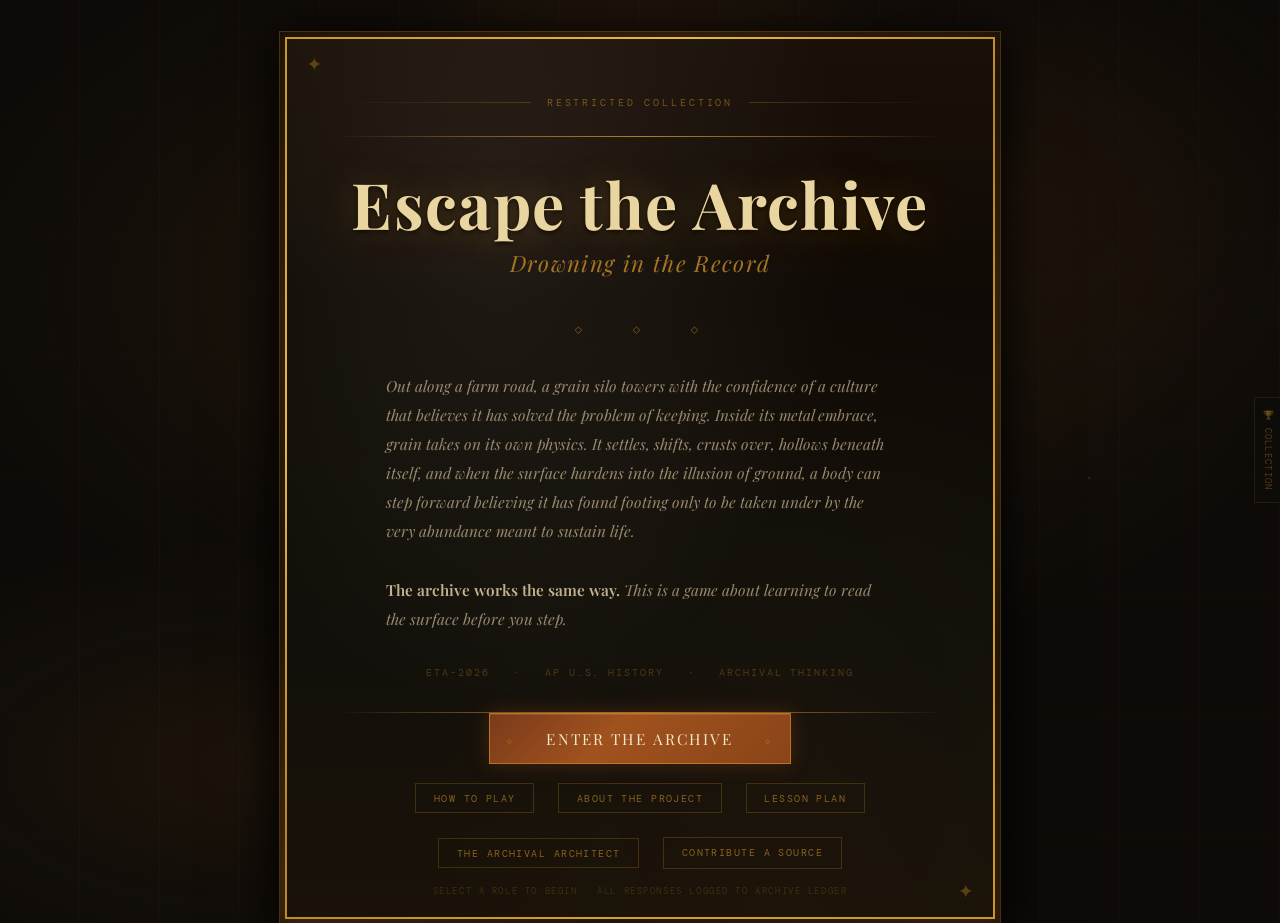
<file: index.html>
<!DOCTYPE html>
<html><head><meta charset="UTF-8"><meta http-equiv="refresh" content="0; url=memory.html"><title>Escape the Archive</title></head>
<body><p>Loading... <a href="memory.html">Click here if not redirected</a></p></body>
</html>
</file>
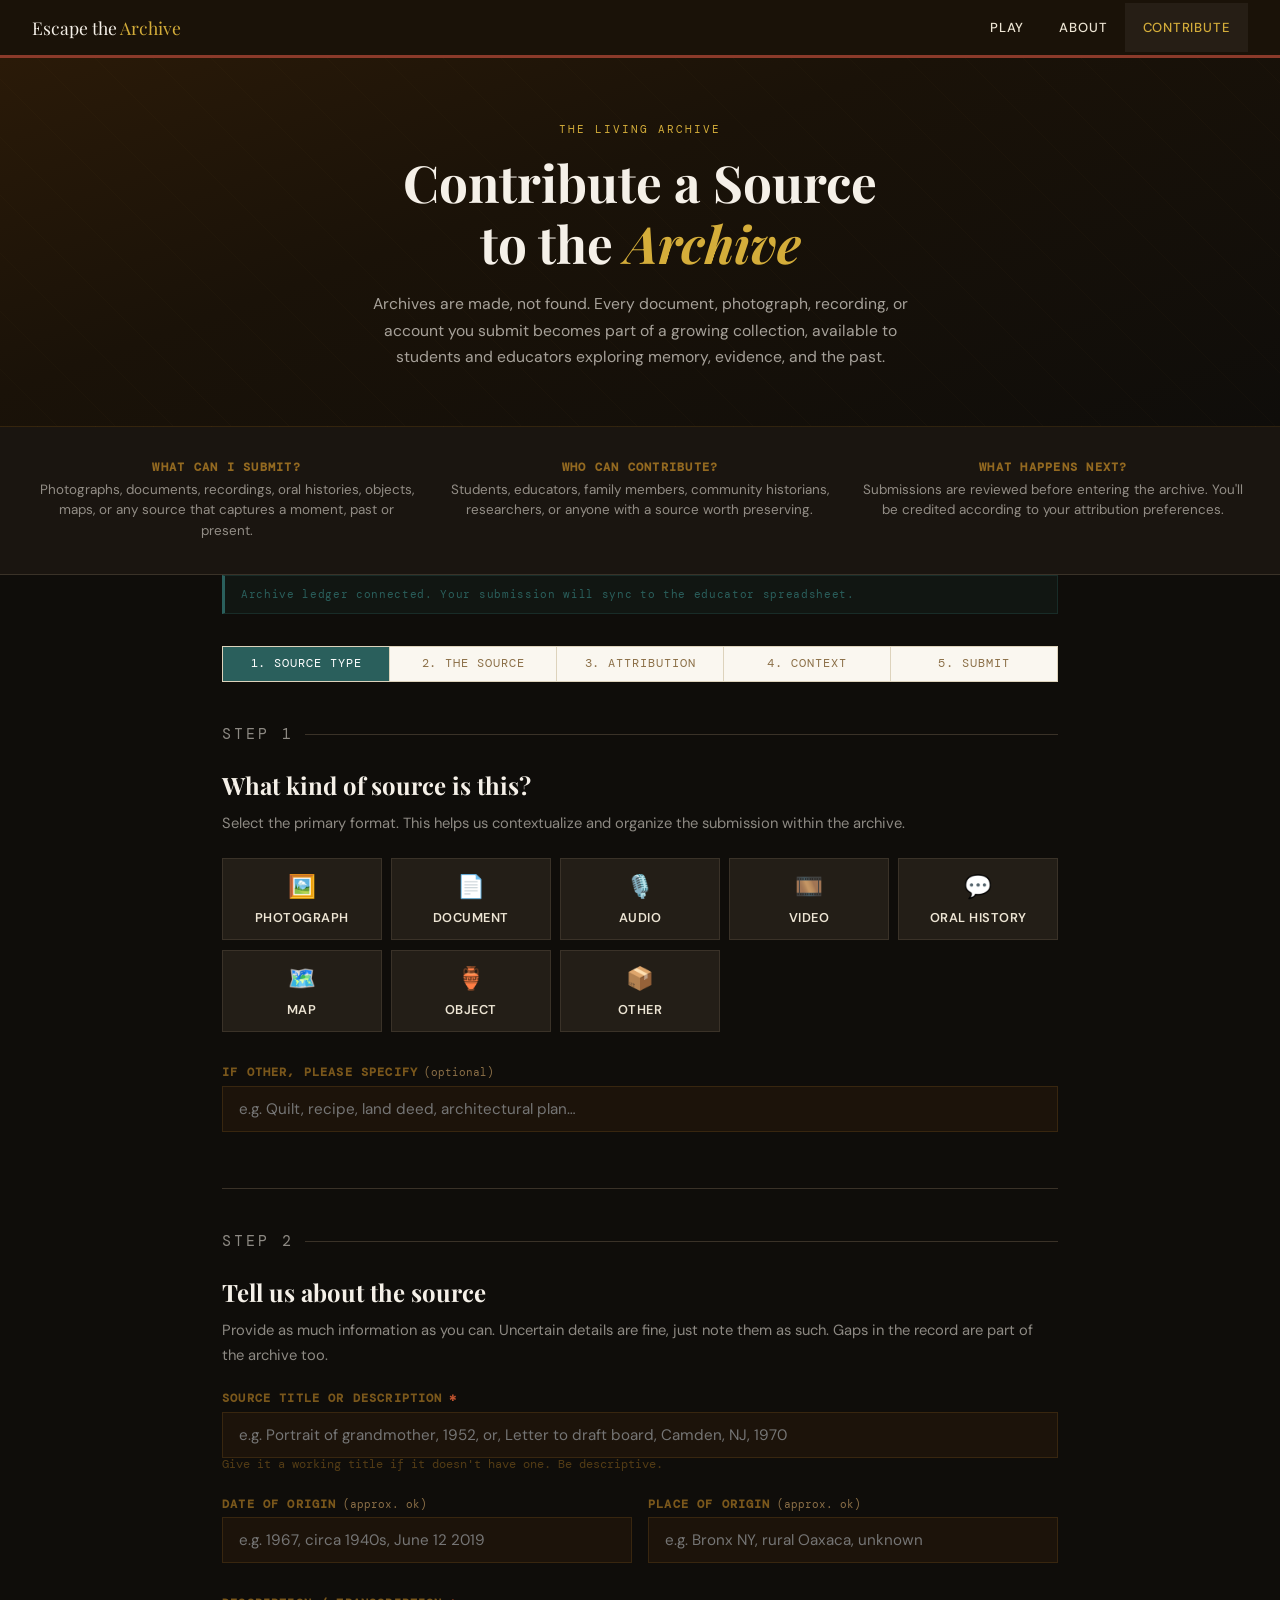
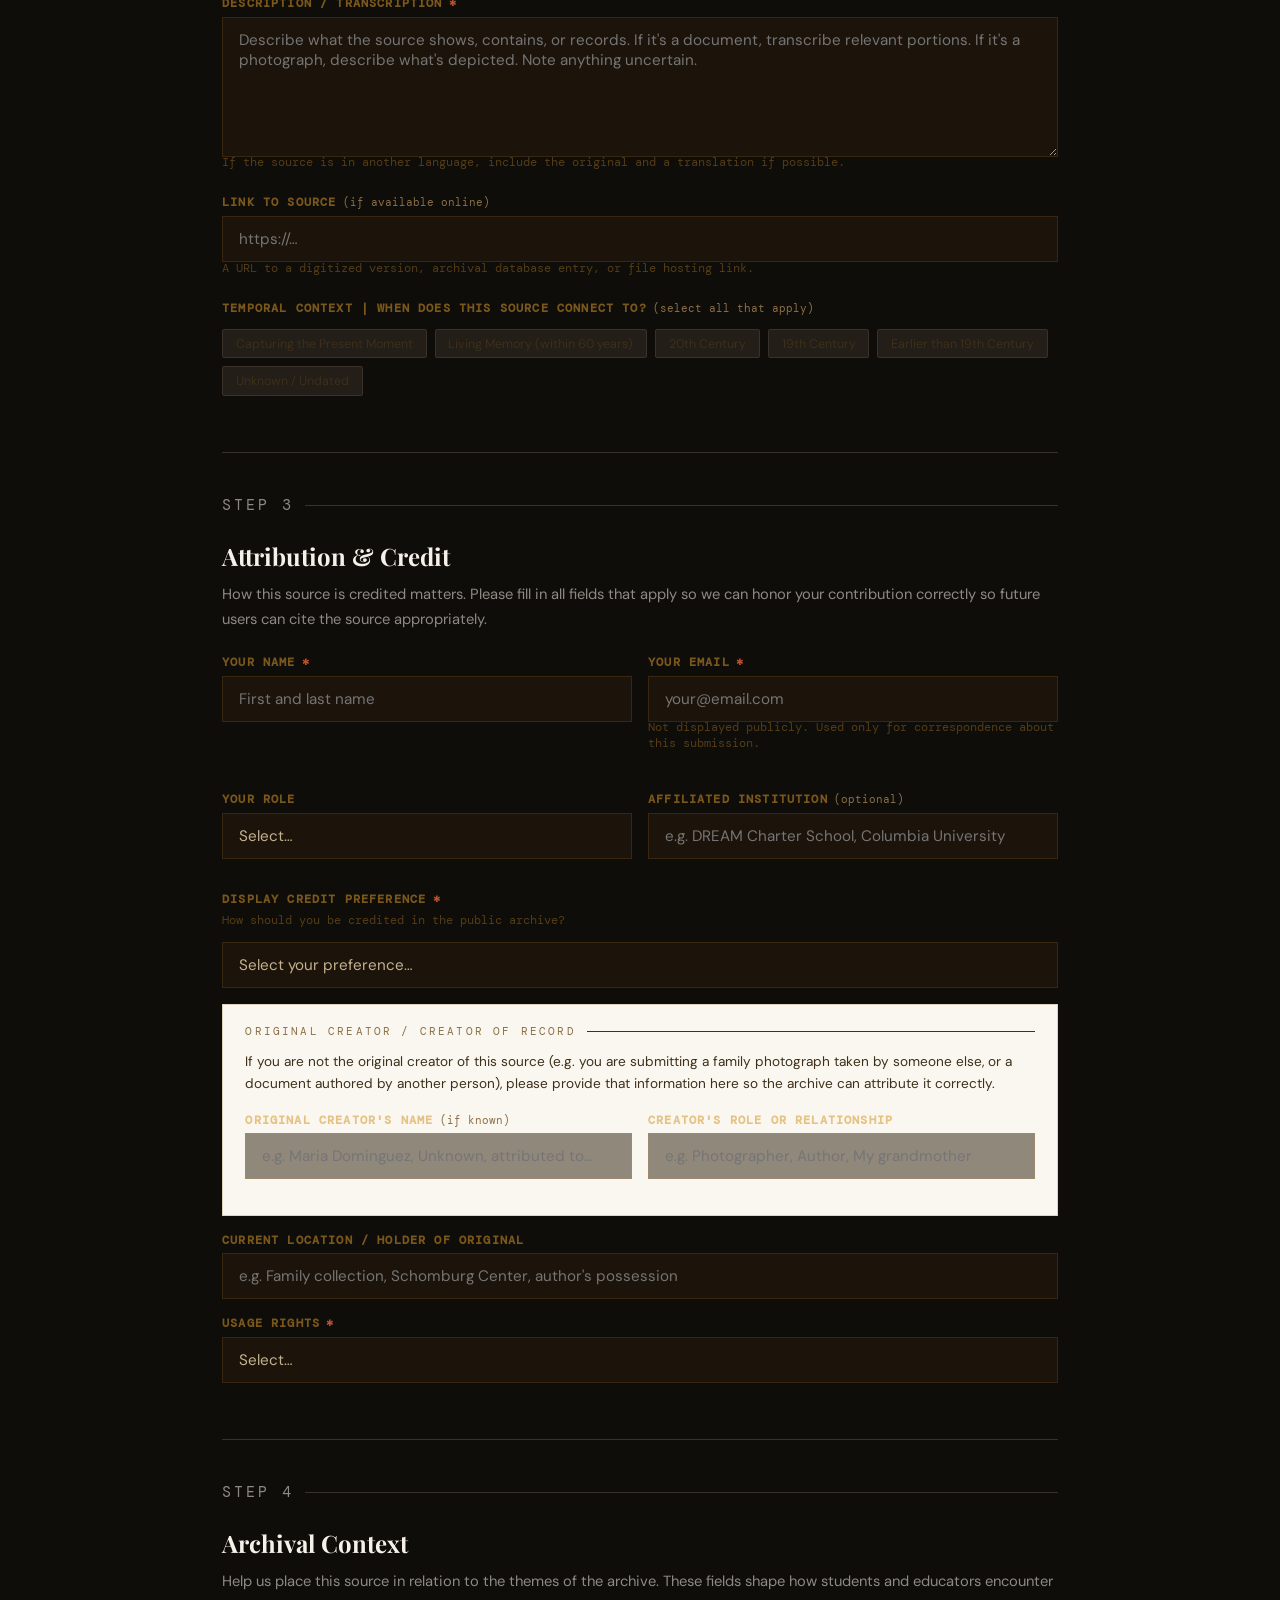
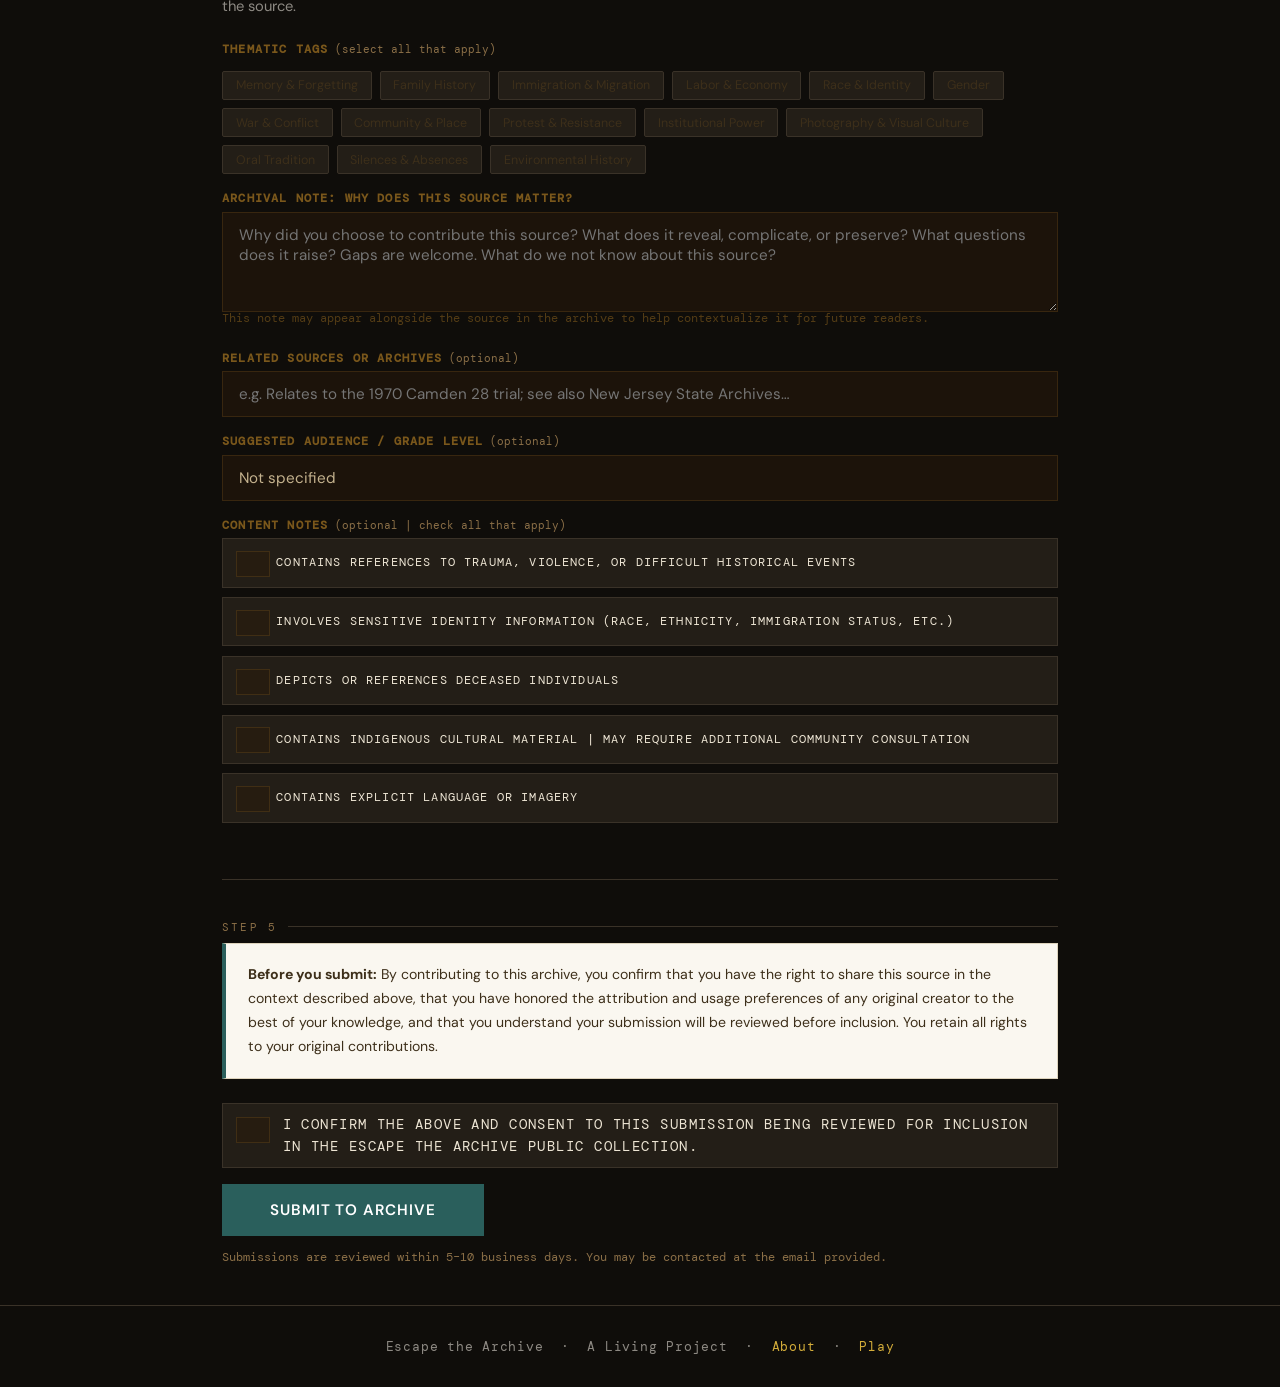
<file: contribute.html>
<!DOCTYPE html>
<html lang="en">
<head>
<meta charset="UTF-8">
<meta name="viewport" content="width=device-width, initial-scale=1.0">
<title>Contribute a Source to Escape the Archive</title>
<link rel="preconnect" href="https://fonts.googleapis.com">
<link href="https://fonts.googleapis.com/css2?family=Playfair+Display:ital,wght@0,400;0,700;1,400&family=DM+Sans:wght@300;400;500;600&family=DM+Mono&display=swap" rel="stylesheet">
<style>
  :root {
    --ink: #1a1208;
    --ink2: #3d2f1a;
    --paper: #f5f0e8;
    --paper2: #ede5d4;
    --paper3: #ddd3bc;
    --rust: #8b3a2a;
    --rust2: #c0532e;
    --gold: #b8962a;
    --gold2: #d4ad3a;
    --sepia: #6b5230;
    --sepia2: #8b6f47;
    --teal: #2a5f5c;
    --teal2: #3d7d79;
    --cream: #faf7f0;
    --error: #8b1a1a;
    --success: #2a5f3a;
    /* dark archival palette */
    --bg-dark:  #0f0d0a;
    --bg-panel: #1a1510;
    --bg-card:  #231e17;
    --border-dim: #3a3228;
    --text-dim: rgba(245,240,232,0.55);
  }

  * { margin: 0; padding: 0; box-sizing: border-box; }

  body {
    font-family: 'DM Sans', sans-serif;
    background: var(--bg-dark);
    color: var(--paper);
    min-height: 100vh;
  }

  /* NAV */
  nav {
    background: var(--ink);
    padding: 0 2rem;
    display: flex;
    align-items: center;
    justify-content: space-between;
    position: sticky;
    top: 0;
    z-index: 100;
    border-bottom: 3px solid var(--rust);
  }
  .nav-logo { font-family: 'Playfair Display', serif; color: var(--paper); font-size: 1.1rem; padding: 1rem 0; text-decoration: none; }
  .nav-logo span { color: var(--gold2); }
  .nav-links { display: flex; gap: 0; list-style: none; }
  .nav-links a {
    color: var(--paper2); text-decoration: none; padding: 1rem 1.1rem;
    font-size: 0.82rem; letter-spacing: 0.06em; text-transform: uppercase;
    display: block; transition: color 0.2s, background 0.2s; font-weight: 500;
  }
  .nav-links a:hover, .nav-links a.active { color: var(--gold2); background: rgba(255,255,255,0.05); }

  /* HERO */
  .hero {
    background: linear-gradient(160deg, #2a1a08 0%, #1a1208 40%, #0f0d0a 100%);
    color: var(--paper);
    padding: 4rem 2rem 3.5rem;
    text-align: center;
    position: relative;
    overflow: hidden;
  }
  .hero::before {
    content: '';
    position: absolute;
    inset: 0;
    background-image: repeating-linear-gradient(45deg, transparent, transparent 40px, rgba(212,150,42,0.02) 40px, rgba(212,150,42,0.02) 41px);
    border-bottom: 1px solid rgba(212,150,42,0.15);
  }
  .hero-eyebrow { font-family: 'DM Mono', monospace; font-size: 0.7rem; letter-spacing: 0.18em; text-transform: uppercase; color: var(--gold2); margin-bottom: 1rem; position: relative; }
  .hero h1 { font-family: 'Playfair Display', serif; font-size: clamp(2rem, 5vw, 3.2rem); line-height: 1.2; position: relative; margin-bottom: 1rem; }
  .hero h1 em { font-style: italic; color: var(--gold2); }
  .hero-sub { font-size: 0.98rem; color: rgba(245,240,232,0.65); max-width: 560px; margin: 0 auto; line-height: 1.7; position: relative; }

  /* LAYOUT */
  .page-wrap { max-width: 900px; margin: 0 auto; padding: 0 2rem; background: var(--bg-dark); }

  /* INTRO STRIP */
  .intro-strip {
    background: var(--bg-panel);
    border-bottom: 1px solid var(--border-dim);
    padding: 2rem;
    display: grid;
    grid-template-columns: 1fr 1fr 1fr;
    gap: 1.5rem;
    text-align: center;
  }
  @media (max-width: 600px) { .intro-strip { grid-template-columns: 1fr; } }
  .intro-strip .strip-item h4 { font-size: 0.78rem; text-transform: uppercase; letter-spacing: 0.1em; color: rgba(212,150,42,0.65); font-weight: 600; margin-bottom: 0.3rem; font-family: 'DM Mono', monospace; }
  .intro-strip .strip-item p { font-size: 0.84rem; color: var(--text-dim); line-height: 1.55; }

  /* SOURCE TYPES */
  .source-types {
    display: grid;
    grid-template-columns: repeat(auto-fit, minmax(140px, 1fr));
    gap: 0.6rem;
    margin: 1.4rem 0 2rem;
  }
  .source-type-btn {
    border: 1px solid var(--border-dim);
    background: var(--bg-card);
    padding: 0.8rem 0.6rem;
    text-align: center;
    cursor: pointer;
    transition: all 0.2s;
    font-family: 'DM Sans', sans-serif;
  }
  .source-type-btn:hover { border-color: rgba(212,150,42,0.5); }
  .source-type-btn.selected { border-color: rgba(212,150,42,0.7); background: rgba(42,26,10,0.8); color: var(--gold2); }
  .source-type-btn .st-icon { font-size: 1.4rem; display: block; margin-bottom: 0.3rem; }
  .source-type-btn .st-label { font-size: 0.8rem; font-weight: 600; letter-spacing: 0.04em; text-transform: uppercase; color: var(--paper2); }

  /* FORM SECTIONS */
  .form-section {
    padding: 2.5rem 0;
    border-bottom: 1px solid var(--border-dim);
  }
  .section-label {
    font-family: 'DM Mono', monospace;
    font-size: 0.68rem;
    letter-spacing: 0.2em;
    text-transform: uppercase;
    color: var(--sepia2);
    margin-bottom: 0.6rem;
    display: flex;
    align-items: center;
    gap: 0.7rem;
  }
  .section-label::after { content: ''; flex: 1; height: 1px; background: var(--border-dim); }
  .form-section h2 { font-family: 'Playfair Display', serif; font-size: 1.5rem; margin-bottom: 0.6rem; color: var(--paper); }
  .form-section > p { font-size: 0.92rem; color: var(--text-dim); line-height: 1.7; margin-bottom: 1.4rem; }

  .form-row { display: grid; grid-template-columns: 1fr 1fr; gap: 1rem; margin-bottom: 1rem; }
  @media (max-width: 560px) { .form-row { grid-template-columns: 1fr; } }
  .form-row-3 { display: grid; grid-template-columns: 1fr 1fr 1fr; gap: 1rem; margin-bottom: 1rem; }
  @media (max-width: 680px) { .form-row-3 { grid-template-columns: 1fr 1fr; } }
  @media (max-width: 440px) { .form-row-3 { grid-template-columns: 1fr; } }

  .form-group { display: flex; flex-direction: column; gap: 0.35rem; margin-bottom: 1rem; }
  .form-group label {
    font-size: 0.73rem; text-transform: uppercase; letter-spacing: 0.1em;
    font-weight: 600; color: rgba(212,150,42,0.55); font-family: 'DM Mono', monospace;
    display: flex; align-items: center; gap: 0.4rem;
  }
  .form-group label .req { color: var(--rust2); }
  .form-group label .opt { color: var(--sepia2); font-weight: 400; text-transform: none; letter-spacing: 0; font-size: 0.68rem; }

  .form-group input,
  .form-group select,
  .form-group textarea {
    padding: 0.75rem 1rem;
    border: 1px solid rgba(212,150,42,0.15);
    background: rgba(42,26,10,0.5);
    font-family: 'DM Sans', sans-serif;
    font-size: 0.95rem;
    color: rgba(220,200,160,0.88);
    outline: none;
    transition: border-color 0.2s;
    border-radius: 0;
    -webkit-appearance: none;
    width: 100%;
  }
  .form-group input:focus,
  .form-group select:focus,
  .form-group textarea:focus {
    border-color: rgba(212,150,42,0.5);
    box-shadow: 0 0 0 1px rgba(212,150,42,0.15);
  }
  .form-group input.error { border-color: var(--error); }
  .form-group textarea { min-height: 100px; resize: vertical; }
  .field-hint { font-size: 0.75rem; color: rgba(212,150,42,0.35); font-family: 'DM Mono', monospace; margin-top: -0.5rem; margin-bottom: 0.5rem; }

  /* CHECKBOX GROUP */
  .checkbox-group { display: flex; flex-direction: column; gap: 0.5rem; }
  .checkbox-label {
    display: flex; align-items: flex-start; gap: 0.6rem;
    cursor: pointer; font-size: 0.9rem; color: var(--ink2); line-height: 1.4;
  }
  .checkbox-label input[type="checkbox"] { margin-top: 2px; accent-color: var(--teal); flex-shrink: 0; }

  /* TEMPORAL TAGS */
  .tag-grid { display: flex; flex-wrap: wrap; gap: 0.5rem; margin-top: 0.5rem; }
  .tag-btn {
    border: 1px solid var(--border-dim);
    background: var(--bg-card);
    padding: 0.35rem 0.8rem;
    font-size: 0.78rem;
    font-family: 'DM Sans', sans-serif;
    cursor: pointer;
    transition: all 0.15s;
    border-radius: 2px;
    color: var(--ink2);
  }
  .tag-btn:hover { border-color: rgba(212,150,42,0.5); color: var(--gold2); }
  .tag-btn.selected { border-color: var(--teal); background: var(--teal); color: white; }

  /* SUBMIT */
  .submit-section { padding: 2.5rem 0; }
  .submit-section .consent-box {
    background: var(--cream);
    border: 1px solid var(--paper3);
    border-left: 4px solid var(--teal);
    padding: 1.2rem 1.4rem;
    margin-bottom: 1.5rem;
    font-size: 0.88rem;
    line-height: 1.7;
    color: var(--ink2);
  }
  .btn-submit {
    background: var(--teal);
    color: white;
    border: none;
    padding: 1rem 3rem;
    font-family: 'DM Sans', sans-serif;
    font-size: 0.95rem;
    font-weight: 600;
    letter-spacing: 0.06em;
    text-transform: uppercase;
    cursor: pointer;
    transition: background 0.2s;
    display: inline-flex;
    align-items: center;
    gap: 0.6rem;
  }
  .btn-submit:hover { background: var(--teal2); }
  .btn-submit:disabled { background: var(--sepia2); cursor: not-allowed; }
  .submit-note { font-size: 0.78rem; color: var(--sepia2); margin-top: 0.8rem; font-family: 'DM Mono', monospace; }

  /* SUCCESS STATE */
  #success-panel {
    display: none;
    background: var(--ink);
    color: var(--paper);
    padding: 3rem 2.5rem;
    text-align: center;
    margin: 2rem 0;
  }
  #success-panel h2 { font-family: 'Playfair Display', serif; font-size: 1.8rem; color: var(--gold2); margin-bottom: 1rem; }
  #success-panel p { color: var(--paper3); font-size: 0.95rem; line-height: 1.7; margin-bottom: 0.5rem; }
  .btn-another {
    background: transparent;
    color: var(--gold2);
    border: 1px solid var(--gold2);
    padding: 0.7rem 2rem;
    font-family: 'DM Sans', sans-serif;
    font-size: 0.85rem;
    font-weight: 600;
    letter-spacing: 0.08em;
    text-transform: uppercase;
    cursor: pointer;
    margin-top: 1.5rem;
    transition: all 0.2s;
  }
  .btn-another:hover { background: var(--gold2); color: var(--ink); }

  /* STATUS */
  .status-bar {
    padding: 0.75rem 1rem;
    font-size: 0.85rem;
    font-family: 'DM Mono', monospace;
    display: none;
    margin-top: 0.5rem;
  }
  .status-bar.sending { background: var(--paper2); color: var(--sepia); display: flex; align-items: center; gap: 0.5rem; }
  .status-bar.error { background: #fdf0ee; color: var(--error); display: block; border-left: 3px solid var(--error); }

  /* PROGRESS STEPS */
  .progress-steps {
    display: flex;
    gap: 0;
    margin: 2rem 0 0;
    background: var(--cream);
    border: 1px solid var(--paper3);
    overflow: hidden;
  }
  .step {
    flex: 1;
    padding: 0.6rem 0.8rem;
    text-align: center;
    font-size: 0.72rem;
    font-family: 'DM Mono', monospace;
    letter-spacing: 0.08em;
    text-transform: uppercase;
    color: var(--sepia2);
    border-right: 1px solid var(--paper3);
    position: relative;
    transition: all 0.3s;
  }
  .step:last-child { border-right: none; }
  .step.active { background: var(--teal); color: white; }
  .step.done { background: rgba(42,26,10,0.5); color: rgba(212,150,42,0.45); }

  .checkbox-group {
    display: flex;
    flex-direction: column;
    gap: 0.6rem;
  }
  .checkbox-label {
    display: flex;
    align-items: flex-start;
    gap: 0.75rem;
    font-size: 0.88rem;
    line-height: 1.5;
    color: var(--text-dim);
    cursor: pointer;
    padding: 0.6rem 0.8rem;
    border: 1px solid var(--border-dim);
    background: var(--bg-card);
    transition: background 0.15s, border-color 0.15s;
  }
  .checkbox-label:hover { background: rgba(42,26,10,0.7); border-color: rgba(212,150,42,0.35); }
  .checkbox-label input[type="checkbox"] {
    margin-top: 2px;
    accent-color: var(--gold2);
    flex-shrink: 0;
    width: 16px;
    height: 16px;
    cursor: pointer;
  }
  .checkbox-label span {
    flex: 1;
    color: var(--paper2);
    font-weight: 400;
  }
  .checkbox-label input:checked ~ span { color: var(--gold2); }
  .checkbox-label:has(input:checked) { background: rgba(42,26,10,0.8); border-color: rgba(212,150,42,0.45); }

  footer { background: var(--bg-dark); color: var(--text-dim); text-align: center; padding: 2rem; font-size: 0.8rem; font-family: 'DM Mono', monospace; letter-spacing: 0.06em; border-top: 1px solid var(--border-dim); }
  footer a { color: var(--gold2); text-decoration: none; }

  @keyframes spin { to { transform: rotate(360deg); } }
  .spinner { width: 14px; height: 14px; border: 2px solid rgba(255,255,255,0.3); border-top-color: white; border-radius: 50%; animation: spin 0.8s linear infinite; flex-shrink: 0; }
</style>
</head>
<body>

<!-- NAV -->
<nav>
  <a href="memory.html" class="nav-logo">Escape the <span>Archive</span></a>
  <ul class="nav-links">
    <li><a href="memory.html">Play</a></li>
    <li><a href="memory.html">About</a></li>
    <li><a href="contribute.html" class="active">Contribute</a></li>
  </ul>
</nav>

<!-- HERO -->
<header class="hero">
  <p class="hero-eyebrow">The Living Archive</p>
  <h1>Contribute a Source<br>to the <em>Archive</em></h1>
  <p class="hero-sub">Archives are made, not found. Every document, photograph, recording, or account you submit becomes part of a growing collection, available to students and educators exploring memory, evidence, and the past.</p>
</header>

<!-- INTRO STRIP -->
<div class="intro-strip">
  <div class="strip-item">
    <h4>What can I submit?</h4>
    <p>Photographs, documents, recordings, oral histories, objects, maps, or any source that captures a moment, past or present.</p>
  </div>
  <div class="strip-item">
    <h4>Who can contribute?</h4>
    <p>Students, educators, family members, community historians, researchers, or anyone with a source worth preserving.</p>
  </div>
  <div class="strip-item">
    <h4>What happens next?</h4>
    <p>Submissions are reviewed before entering the archive. You'll be credited according to your attribution preferences.</p>
  </div>
</div>

<main class="page-wrap">
  <div id="success-panel">
    <h2>Source received.</h2>
    <p>Thank you for contributing to the archive. Your submission will be reviewed and, if accepted, will appear in the collection with your attribution preferences honored.</p>
    <p style="margin-top:0.5rem; font-size:0.82rem; color:var(--sepia2); font-family:'DM Mono',monospace;">Every archive is an act of curation. We're grateful for yours.</p>
    <button class="btn-another" onclick="resetForm()">Submit another source</button>
  </div>

  <div id="form-wrap">
    <!-- SYNC STATUS -->
    <div id="contrib-sync-bar" style="display:none;background:rgba(42,95,92,0.1);border:1px solid rgba(42,95,92,0.3);border-left:3px solid var(--teal);padding:0.7rem 1rem;margin-bottom:1.5rem;font-family:'DM Mono',monospace;font-size:0.7rem;letter-spacing:0.06em;color:var(--teal);">
      <span id="contrib-sync-text">Archive ledger connected. Submissions will sync automatically.</span>
    </div>
    <!-- PROGRESS -->
    <div class="progress-steps">
      <div class="step active" id="step1">1. Source Type</div>
      <div class="step" id="step2">2. The Source</div>
      <div class="step" id="step3">3. Attribution</div>
      <div class="step" id="step4">4. Context</div>
      <div class="step" id="step5">5. Submit</div>
    </div>

    <!-- SECTION 1: SOURCE TYPE -->
    <div class="form-section" id="section-type">
      <p class="section-label">Step 1</p>
      <h2>What kind of source is this?</h2>
      <p>Select the primary format. This helps us contextualize and organize the submission within the archive.</p>

      <div class="source-types">
        <div class="source-type-btn" onclick="selectSourceType(this, 'Photograph / Image')">
          <span class="st-icon">🖼️</span>
          <span class="st-label">Photograph</span>
        </div>
        <div class="source-type-btn" onclick="selectSourceType(this, 'Written Document')">
          <span class="st-icon">📄</span>
          <span class="st-label">Document</span>
        </div>
        <div class="source-type-btn" onclick="selectSourceType(this, 'Audio / Recording')">
          <span class="st-icon">🎙️</span>
          <span class="st-label">Audio</span>
        </div>
        <div class="source-type-btn" onclick="selectSourceType(this, 'Video / Film')">
          <span class="st-icon">🎞️</span>
          <span class="st-label">Video</span>
        </div>
        <div class="source-type-btn" onclick="selectSourceType(this, 'Oral History / Testimony')">
          <span class="st-icon">💬</span>
          <span class="st-label">Oral History</span>
        </div>
        <div class="source-type-btn" onclick="selectSourceType(this, 'Map / Spatial')">
          <span class="st-icon">🗺️</span>
          <span class="st-label">Map</span>
        </div>
        <div class="source-type-btn" onclick="selectSourceType(this, 'Object / Artifact')">
          <span class="st-icon">🏺</span>
          <span class="st-label">Object</span>
        </div>
        <div class="source-type-btn" onclick="selectSourceType(this, 'Other')">
          <span class="st-icon">📦</span>
          <span class="st-label">Other</span>
        </div>
      </div>

      <div class="form-group">
        <label for="source-type-other">If Other, please specify <span class="opt">(optional)</span></label>
        <input type="text" id="source-type-other" placeholder="e.g. Quilt, recipe, land deed, architectural plan…">
      </div>
    </div>

    <!-- SECTION 2: THE SOURCE -->
    <div class="form-section" id="section-source">
      <p class="section-label">Step 2</p>
      <h2>Tell us about the source</h2>
      <p>Provide as much information as you can. Uncertain details are fine, just note them as such. Gaps in the record are part of the archive too.</p>

      <div class="form-group">
        <label for="source-title">Source Title or Description <span class="req">*</span></label>
        <input type="text" id="source-title" placeholder="e.g. Portrait of grandmother, 1952, or, Letter to draft board, Camden, NJ, 1970">
        <p class="field-hint">Give it a working title if it doesn't have one. Be descriptive.</p>
      </div>

      <div class="form-row">
        <div class="form-group">
          <label for="source-date">Date of Origin <span class="opt">(approx. ok)</span></label>
          <input type="text" id="source-date" placeholder="e.g. 1967, circa 1940s, June 12 2019">
        </div>
        <div class="form-group">
          <label for="source-location">Place of Origin <span class="opt">(approx. ok)</span></label>
          <input type="text" id="source-location" placeholder="e.g. Bronx NY, rural Oaxaca, unknown">
        </div>
      </div>

      <div class="form-group">
        <label for="source-description">Description / Transcription <span class="req">*</span></label>
        <textarea id="source-description" style="min-height:140px;" placeholder="Describe what the source shows, contains, or records. If it's a document, transcribe relevant portions. If it's a photograph, describe what's depicted. Note anything uncertain."></textarea>
        <p class="field-hint">If the source is in another language, include the original and a translation if possible.</p>
      </div>

      <div class="form-group">
        <label for="source-url">Link to Source <span class="opt">(if available online)</span></label>
        <input type="url" id="source-url" placeholder="https://…">
        <p class="field-hint">A URL to a digitized version, archival database entry, or file hosting link.</p>
      </div>

      <div class="form-group">
        <label>Temporal Context | When does this source connect to? <span class="opt">(select all that apply)</span></label>
        <div class="tag-grid" id="temporal-tags">
          <button class="tag-btn" onclick="toggleTag(this)">Capturing the Present Moment</button>
          <button class="tag-btn" onclick="toggleTag(this)">Living Memory (within 60 years)</button>
          <button class="tag-btn" onclick="toggleTag(this)">20th Century</button>
          <button class="tag-btn" onclick="toggleTag(this)">19th Century</button>
          <button class="tag-btn" onclick="toggleTag(this)">Earlier than 19th Century</button>
          <button class="tag-btn" onclick="toggleTag(this)">Unknown / Undated</button>
        </div>
      </div>
    </div>

    <!-- SECTION 3: ATTRIBUTION -->
    <div class="form-section" id="section-attribution">
      <p class="section-label">Step 3</p>
      <h2>Attribution &amp; Credit</h2>
      <p>How this source is credited matters. Please fill in all fields that apply so we can honor your contribution correctly so future users can cite the source appropriately.</p>

      <div class="form-row">
        <div class="form-group">
          <label for="contrib-name">Your Name <span class="req">*</span></label>
          <input type="text" id="contrib-name" placeholder="First and last name">
        </div>
        <div class="form-group">
          <label for="contrib-email">Your Email <span class="req">*</span></label>
          <input type="email" id="contrib-email" placeholder="your@email.com">
          <p class="field-hint">Not displayed publicly. Used only for correspondence about this submission.</p>
        </div>
      </div>

      <div class="form-row">
        <div class="form-group">
          <label for="contrib-role">Your Role</label>
          <select id="contrib-role">
            <option value="">Select…</option>
            <option>Student</option>
            <option>Teacher / Educator</option>
            <option>Researcher / Academic</option>
            <option>Family Member / Descendant</option>
            <option>Community Member</option>
            <option>Archivist / Librarian</option>
            <option>Other</option>
          </select>
        </div>
        <div class="form-group">
          <label for="contrib-institution">Affiliated Institution <span class="opt">(optional)</span></label>
          <input type="text" id="contrib-institution" placeholder="e.g. DREAM Charter School, Columbia University">
        </div>
      </div>

      <div class="form-group">
        <label>Display Credit Preference <span class="req">*</span></label>
        <p class="field-hint" style="margin-top:0;">How should you be credited in the public archive?</p>
        <select id="credit-pref">
          <option value="">Select your preference…</option>
          <option value="full-name">Full name (e.g. "Contributed by Jane Smith")</option>
          <option value="first-only">First name only (e.g. "Contributed by Jane")</option>
          <option value="role-affil">Role and institution (e.g. "Student contributor, DREAM Charter School")</option>
          <option value="anonymous">Anonymous | do not display my name</option>
          <option value="contact-me">Contact me before publishing, I want to discuss credit</option>
        </select>
      </div>

      <div style="border: 1px solid var(--paper3); padding: 1.2rem 1.4rem; background: var(--cream); margin-bottom:1rem;">
        <p class="section-label" style="margin-bottom:0.8rem;">Original Creator / Creator of Record</p>
        <p style="font-size:0.85rem; color:var(--ink2); margin-bottom:1rem; line-height:1.65;">
          If you are not the original creator of this source (e.g. you are submitting a family photograph taken by someone else, or a document authored by another person), please provide that information here so the archive can attribute it correctly.
        </p>
        <div class="form-row">
          <div class="form-group" style="margin-bottom:0;">
            <label for="orig-creator">Original Creator's Name <span class="opt">(if known)</span></label>
            <input type="text" id="orig-creator" placeholder="e.g. Maria Dominguez, Unknown, attributed to…">
          </div>
          <div class="form-group" style="margin-bottom:0;">
            <label for="orig-creator-role">Creator's Role or Relationship</label>
            <input type="text" id="orig-creator-role" placeholder="e.g. Photographer, Author, My grandmother">
          </div>
        </div>
      </div>

      <div class="form-group">
        <label for="current-holder">Current Location / Holder of Original</label>
        <input type="text" id="current-holder" placeholder="e.g. Family collection, Schomburg Center, author's possession">
      </div>

      <div class="form-group">
        <label>Usage Rights <span class="req">*</span></label>
        <select id="usage-rights">
          <option value="">Select…</option>
          <option value="cc-by">Creative Commons, free to use with attribution</option>
          <option value="educational">Educational use only, not for commercial use</option>
          <option value="archive-only">Archive display only, do not redistribute</option>
          <option value="restricted">Restricted, contact me before any use</option>
          <option value="public-domain">Public domain</option>
          <option value="unknown">Unknown / I'm not sure</option>
        </select>
      </div>
    </div>

    <!-- SECTION 4: CONTEXT -->
    <div class="form-section" id="section-context">
      <p class="section-label">Step 4</p>
      <h2>Archival Context</h2>
      <p>Help us place this source in relation to the themes of the archive. These fields shape how students and educators encounter the source.</p>

      <div class="form-group">
        <label>Thematic Tags <span class="opt">(select all that apply)</span></label>
        <div class="tag-grid" id="thematic-tags">
          <button class="tag-btn" onclick="toggleTag(this)">Memory &amp; Forgetting</button>
          <button class="tag-btn" onclick="toggleTag(this)">Family History</button>
          <button class="tag-btn" onclick="toggleTag(this)">Immigration &amp; Migration</button>
          <button class="tag-btn" onclick="toggleTag(this)">Labor &amp; Economy</button>
          <button class="tag-btn" onclick="toggleTag(this)">Race &amp; Identity</button>
          <button class="tag-btn" onclick="toggleTag(this)">Gender</button>
          <button class="tag-btn" onclick="toggleTag(this)">War &amp; Conflict</button>
          <button class="tag-btn" onclick="toggleTag(this)">Community &amp; Place</button>
          <button class="tag-btn" onclick="toggleTag(this)">Protest &amp; Resistance</button>
          <button class="tag-btn" onclick="toggleTag(this)">Institutional Power</button>
          <button class="tag-btn" onclick="toggleTag(this)">Photography &amp; Visual Culture</button>
          <button class="tag-btn" onclick="toggleTag(this)">Oral Tradition</button>
          <button class="tag-btn" onclick="toggleTag(this)">Silences &amp; Absences</button>
          <button class="tag-btn" onclick="toggleTag(this)">Environmental History</button>
        </div>
      </div>

      <div class="form-group">
        <label for="archival-note">Archival Note: Why does this source matter?</label>
        <textarea id="archival-note" placeholder="Why did you choose to contribute this source? What does it reveal, complicate, or preserve? What questions does it raise? Gaps are welcome. What do we not know about this source?"></textarea>
        <p class="field-hint">This note may appear alongside the source in the archive to help contextualize it for future readers.</p>
      </div>

      <div class="form-group">
        <label for="related-sources">Related Sources or Archives <span class="opt">(optional)</span></label>
        <input type="text" id="related-sources" placeholder="e.g. Relates to the 1970 Camden 28 trial; see also New Jersey State Archives…">
      </div>

      <div class="form-group">
        <label for="suggested-grade">Suggested Audience / Grade Level <span class="opt">(optional)</span></label>
        <select id="suggested-grade">
          <option value="">Not specified</option>
          <option>Elementary (K through 5)</option>
          <option>Middle School (6 through 8)</option>
          <option>High School (9 through 12)</option>
          <option>Undergraduate</option>
          <option>Graduate / Research</option>
          <option>General Audiences</option>
        </select>
      </div>

      <div class="form-group">
        <label>Content Notes <span class="opt">(optional | check all that apply)</span></label>
        <div class="checkbox-group">
          <label class="checkbox-label"><input type="checkbox" name="content-note" value="trauma"><span>Contains references to trauma, violence, or difficult historical events</span></label>
          <label class="checkbox-label"><input type="checkbox" name="content-note" value="identity"><span>Involves sensitive identity information (race, ethnicity, immigration status, etc.)</span></label>
          <label class="checkbox-label"><input type="checkbox" name="content-note" value="deceased"><span>Depicts or references deceased individuals</span></label>
          <label class="checkbox-label"><input type="checkbox" name="content-note" value="indigenous"><span>Contains Indigenous cultural material | may require additional community consultation</span></label>
          <label class="checkbox-label"><input type="checkbox" name="content-note" value="explicit"><span>Contains explicit language or imagery</span></label>
        </div>
      </div>
    </div>

    <!-- SUBMIT SECTION -->
    <div class="submit-section">
      <p class="section-label">Step 5</p>

      <div class="consent-box">
        <strong>Before you submit:</strong> By contributing to this archive, you confirm that you have the right to share this source in the context described above, that you have honored the attribution and usage preferences of any original creator to the best of your knowledge, and that you understand your submission will be reviewed before inclusion. You retain all rights to your original contributions.
      </div>

      <div class="form-group">
        <label class="checkbox-label" style="align-items:flex-start; gap:0.8rem; font-size:0.9rem; color:var(--ink);">
          <input type="checkbox" id="consent-check" style="margin-top:3px; accent-color:var(--teal); flex-shrink:0; width:16px; height:16px;">
          <span>I confirm the above and consent to this submission being reviewed for inclusion in the Escape the Archive public collection.</span>
        </label>
      </div>

      <button class="btn-submit" id="submit-btn" onclick="submitContribution()">
        <span>Submit to Archive</span>
      </button>

      <div class="status-bar" id="status-bar"></div>
      <p class="submit-note">Submissions are reviewed within 5–10 business days. You may be contacted at the email provided.</p>
    </div>

  </div><!-- /form-wrap -->
</main>

<footer>
  <p>Escape the Archive &nbsp;·&nbsp; A Living Project &nbsp;·&nbsp; <a href="memory.html">About</a> &nbsp;·&nbsp; <a href="memory.html">Play</a></p>
</footer>

<script>
  // Load sheets URL from game and show sync status
  // already replaced/macros/s/AKfycbx_hE36G5zn8evEoIge02aR-5q5fnPQKiqtay_7v4DkgXud3DJqpbhc7J3XQ9WTh2Y/exec';
  window.addEventListener('DOMContentLoaded', () => {
    if (!localStorage.getItem('sheetsUrl')) {
      localStorage.setItem('sheetsUrl', SHEETS_URL_DEFAULT);
    }
    const url = localStorage.getItem('sheetsUrl') || SHEETS_URL_DEFAULT;
    const bar = document.getElementById('contrib-sync-bar');
    if (url && bar) {
      bar.style.display = 'block';
      document.getElementById('contrib-sync-text').textContent = 'Archive ledger connected. Your submission will sync to the educator spreadsheet.';
    }
  });

  let selectedSourceType = '';
  let selectedTemporalTags = [];
  let selectedThematicTags = [];

  // ── SOURCE TYPE ──
  function selectSourceType(el, type) {
    document.querySelectorAll('.source-type-btn').forEach(b => b.classList.remove('selected'));
    el.classList.add('selected');
    selectedSourceType = type;
    updateProgress();
  }

  // ── TAGS ──
  function toggleTag(el) {
    el.classList.toggle('selected');
    // rebuild selected arrays
    selectedTemporalTags = Array.from(document.querySelectorAll('#temporal-tags .tag-btn.selected')).map(b => b.textContent.trim());
    selectedThematicTags = Array.from(document.querySelectorAll('#thematic-tags .tag-btn.selected')).map(b => b.textContent.trim());
    updateProgress();
  }

  // ── PROGRESS ──
  function updateProgress() {
    const filled = [
      selectedSourceType,
      document.getElementById('source-title').value,
      document.getElementById('source-description').value,
      document.getElementById('contrib-name').value,
      document.getElementById('contrib-email').value,
    ];
    const steps = document.querySelectorAll('.step');
    let done = 0;
    if (selectedSourceType) done = 1;
    if (document.getElementById('source-title').value) done = 2;
    if (document.getElementById('contrib-name').value) done = 3;
    if (document.getElementById('archival-note').value) done = 4;
    steps.forEach((s, i) => {
      s.classList.remove('active', 'done');
      if (i < done) s.classList.add('done');
      if (i === done) s.classList.add('active');
    });
  }

  // Listen for text input changes
  ['source-title','source-description','contrib-name','contrib-email','archival-note'].forEach(id => {
    document.getElementById(id).addEventListener('input', updateProgress);
  });

  // ── SUBMIT ──
  async function submitContribution() {
    const name = document.getElementById('contrib-name').value.trim();
    const email = document.getElementById('contrib-email').value.trim();
    const title = document.getElementById('source-title').value.trim();
    const description = document.getElementById('source-description').value.trim();
    const creditPref = document.getElementById('credit-pref').value;
    const usageRights = document.getElementById('usage-rights').value;
    const consent = document.getElementById('consent-check').checked;

    // Validate required
    const errors = [];
    if (!selectedSourceType) errors.push('Please select a source type.');
    if (!title) errors.push('Please provide a source title or description.');
    if (!description) errors.push('Please provide a description or transcription.');
    if (!name) errors.push('Please provide your name.');
    if (!email) errors.push('Please provide your email address.');
    if (!creditPref) errors.push('Please select a credit preference.');
    if (!usageRights) errors.push('Please select usage rights.');
    if (!consent) errors.push('Please confirm consent before submitting.');

    if (errors.length) {
      alert('Please fix the following:\n\n• ' + errors.join('\n• '));
      return;
    }

    // Build content notes
    const contentNotes = Array.from(document.querySelectorAll('input[name="content-note"]:checked')).map(el => el.value);

    const payload = {
      action: 'contribute',
      submitted_at: new Date().toISOString(),
      source_type: selectedSourceType,
      source_type_other: document.getElementById('source-type-other').value.trim(),
      source_title: title,
      source_date: document.getElementById('source-date').value.trim(),
      source_location: document.getElementById('source-location').value.trim(),
      source_description: description,
      source_url: document.getElementById('source-url').value.trim(),
      temporal_tags: selectedTemporalTags.join('; '),
      thematic_tags: selectedThematicTags.join('; '),
      contributor_name: name,
      contributor_email: email,
      contributor_role: document.getElementById('contrib-role').value,
      contributor_institution: document.getElementById('contrib-institution').value.trim(),
      credit_preference: creditPref,
      original_creator: document.getElementById('orig-creator').value.trim(),
      original_creator_role: document.getElementById('orig-creator-role').value.trim(),
      current_holder: document.getElementById('current-holder').value.trim(),
      usage_rights: usageRights,
      archival_note: document.getElementById('archival-note').value.trim(),
      related_sources: document.getElementById('related-sources').value.trim(),
      suggested_grade: document.getElementById('suggested-grade').value,
      content_notes: contentNotes.join('; '),
      review_status: 'pending'
    };

    const btn = document.getElementById('submit-btn');
    const statusBar = document.getElementById('status-bar');

    btn.disabled = true;
    btn.innerHTML = '<div class="spinner"></div><span>Submitting…</span>';
    statusBar.className = 'status-bar sending';
    statusBar.textContent = '⏳ Sending to archive ledger…';

    const sheetsUrl = localStorage.getItem('sheetsUrl') || localStorage.getItem('eta_sheets_url') || '';

    try {
      if (sheetsUrl) {
        await fetch(sheetsUrl, {
          method: 'POST',
          headers: { 'Content-Type': 'application/json' },
          body: JSON.stringify(payload),
          mode: 'no-cors'
        });
      } else {
        // Store locally if no sheets URL
        const saved = JSON.parse(localStorage.getItem('eta_contributions') || '[]');
        saved.push(payload);
        localStorage.setItem('eta_contributions', JSON.stringify(saved));
        console.log('[Escape the Archive] Contribution saved locally (no Sheets URL configured):', payload);
      }

      // Show success
      document.getElementById('form-wrap').style.display = 'none';
      document.getElementById('success-panel').style.display = 'block';
      document.getElementById('success-panel').scrollIntoView({ behavior: 'smooth' });

    } catch (e) {
      console.warn('Submission error:', e);
      statusBar.className = 'status-bar error';
      statusBar.textContent = '✗ Submission error. Please try again or contact the archive directly.';
      btn.disabled = false;
      btn.innerHTML = '<span>Submit to Archive</span>';
    }
  }

  // ── RESET ──
  function resetForm() {
    document.getElementById('form-wrap').style.display = 'block';
    document.getElementById('success-panel').style.display = 'none';
    document.querySelectorAll('input[type="text"], input[type="email"], input[type="url"], textarea').forEach(el => el.value = '');
    document.querySelectorAll('select').forEach(el => el.selectedIndex = 0);
    document.querySelectorAll('.source-type-btn, .tag-btn').forEach(el => el.classList.remove('selected'));
    document.querySelectorAll('input[type="checkbox"]').forEach(el => el.checked = false);
    selectedSourceType = '';
    selectedTemporalTags = [];
    selectedThematicTags = [];
    document.getElementById('status-bar').className = 'status-bar';
    document.getElementById('submit-btn').disabled = false;
    document.getElementById('submit-btn').innerHTML = '<span>Submit to Archive</span>';
    updateProgress();
    window.scrollTo({ top: 0, behavior: 'smooth' });
  }
</script>
</body>
</html>
</file>
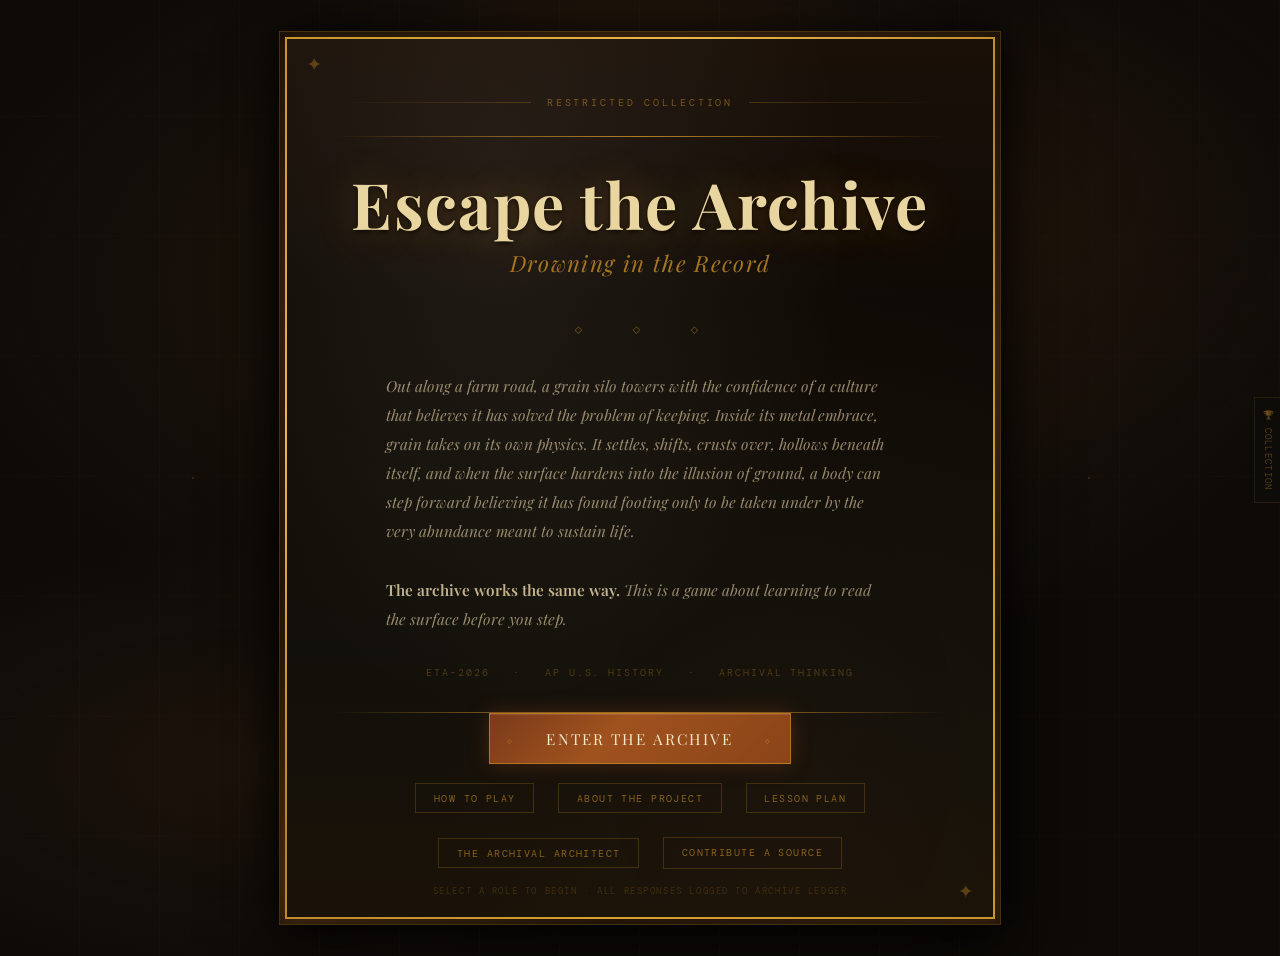
<file: memory.html>
<!DOCTYPE html>
<html lang="en">
<head>
<meta charset="UTF-8">
<meta name="viewport" content="width=device-width, initial-scale=1.0">
<title>Escape the Archive: Drowning in the Record</title>
<link rel="stylesheet" href="memory.css">
<link rel="preconnect" href="https://fonts.googleapis.com">
<link href="https://fonts.googleapis.com/css2?family=Playfair+Display:ital,wght@0,400;0,600;0,700;1,400;1,600&family=DM+Sans:wght@300;400;500;600&family=DM+Mono:wght@400;500&family=IM+Fell+English:ital@0;1&display=swap" rel="stylesheet">
<style>
/* ══════════════════════════
   GLOBAL RESETS
══════════════════════════ */
*, *::before, *::after { box-sizing: border-box; margin: 0; padding: 0; }
html, body { height: auto; overflow-x: hidden; }
#game-shell, #game-area { overflow: visible; }

/* ══════════════════════════
   LANDING - ARCHIVAL CHAMBER
══════════════════════════ */
#landing {
  min-height: 100vh;
  background: #0d0a07;
  display: flex;
  align-items: center;
  justify-content: center;
  position: relative;
  overflow: hidden;
  padding: 2rem;
}

/* Rich wood-paneled background */
#landing::before {
  content: '';
  position: absolute;
  inset: 0;
  background:
    radial-gradient(ellipse 80% 60% at 50% 30%, rgba(101,67,33,0.28) 0%, transparent 70%),
    radial-gradient(ellipse 60% 40% at 20% 80%, rgba(139,90,43,0.12) 0%, transparent 60%),
    radial-gradient(ellipse 50% 50% at 80% 20%, rgba(26,15,8,0.5) 0%, transparent 60%),
    repeating-linear-gradient(
      90deg,
      transparent 0px, transparent 79px,
      rgba(101,67,33,0.06) 79px, rgba(101,67,33,0.06) 80px
    ),
    repeating-linear-gradient(
      0deg,
      transparent 0px, transparent 119px,
      rgba(101,67,33,0.04) 119px, rgba(101,67,33,0.04) 120px
    );
  pointer-events: none;
}

/* Ambient candlelight glow from above */
#landing::after {
  content: '';
  position: absolute;
  top: -60px;
  left: 50%;
  transform: translateX(-50%);
  width: 600px;
  height: 400px;
  background: radial-gradient(ellipse, rgba(212,150,42,0.18) 0%, rgba(180,100,20,0.08) 40%, transparent 70%);
  pointer-events: none;
}

/* The main archival plaque / document frame */
.archive-chamber {
  position: relative;
  z-index: 2;
  width: 100%;
  max-width: 720px;
  text-align: center;
}

/* Outer frame - heavy mahogany border */
.plaque-outer {
  background: linear-gradient(
    145deg,
    #2a1a0a 0%,
    #3d2512 20%,
    #2a1a0a 40%,
    #4a2e14 60%,
    #2a1a0a 80%,
    #3d2512 100%
  );
  padding: 5px;
  box-shadow:
    0 0 0 1px rgba(212,150,42,0.3),
    0 0 40px rgba(0,0,0,0.8),
    inset 0 0 20px rgba(0,0,0,0.5),
    0 20px 60px rgba(0,0,0,0.6);
}

/* Gold filigree border */
.plaque-gold {
  background: linear-gradient(
    135deg,
    #c8962a 0%, #e8b84a 25%, #b8842a 50%, #d4a030 75%, #c8962a 100%
  );
  padding: 2px;
}

/* Inner document surface - aged parchment */
.plaque-inner {
  background:
    radial-gradient(ellipse at 30% 20%, rgba(245,235,210,0.08) 0%, transparent 50%),
    radial-gradient(ellipse at 70% 80%, rgba(101,67,33,0.06) 0%, transparent 50%),
    linear-gradient(180deg, #1a1008 0%, #0f0a05 30%, #12100a 70%, #1a1208 100%);
  padding: 3.5rem 3rem 3rem;
  position: relative;
  overflow: hidden;
}

/* Corner ornaments */
.plaque-inner::before,
.plaque-inner::after {
  content: '✦';
  position: absolute;
  font-size: 1.2rem;
  color: rgba(212,150,42,0.35);
  line-height: 1;
}
.plaque-inner::before { top: 1rem; left: 1.2rem; }
.plaque-inner::after  { bottom: 1rem; right: 1.2rem; }

/* Horizontal rules - engraved gold lines */
.rule-top, .rule-bottom {
  border: none;
  height: 1px;
  background: linear-gradient(90deg, transparent, rgba(212,150,42,0.5), rgba(212,150,42,0.8), rgba(212,150,42,0.5), transparent);
  margin: 0 0 2rem;
}
.rule-bottom { margin: 2rem 0 0; }

/* Classification stamp */
.classification {
  font-family: 'DM Mono', monospace;
  font-size: 0.6rem;
  letter-spacing: 0.3em;
  text-transform: uppercase;
  color: rgba(212,150,42,0.5);
  margin-bottom: 1.6rem;
  display: flex;
  align-items: center;
  justify-content: center;
  gap: 1rem;
}
.classification::before,
.classification::after {
  content: '';
  flex: 1;
  height: 1px;
  background: linear-gradient(90deg, transparent, rgba(212,150,42,0.25));
}
.classification::after { background: linear-gradient(90deg, rgba(212,150,42,0.25), transparent); }

/* Main title */
.archive-title {
  font-family: 'Playfair Display', 'IM Fell English', serif;
  font-size: clamp(2.4rem, 6vw, 4rem);
  font-weight: 700;
  color: #e8d5a0;
  line-height: 1.1;
  letter-spacing: 0.02em;
  text-shadow:
    0 0 40px rgba(212,150,42,0.3),
    0 2px 4px rgba(0,0,0,0.8);
  margin-bottom: 0.4rem;
}

/* Subtitle - italic, slightly dimmer */
.archive-subtitle {
  font-family: 'Playfair Display', serif;
  font-style: italic;
  font-size: clamp(1rem, 2.5vw, 1.4rem);
  color: rgba(212,150,42,0.75);
  margin-bottom: 2rem;
  letter-spacing: 0.06em;
}

/* Divider ornament */
.ornament {
  color: rgba(212,150,42,0.45);
  font-size: 1.1rem;
  letter-spacing: 0.5rem;
  margin: 0 auto 1.8rem;
  display: block;
}

/* Archival premise text */
.archive-premise {
  font-family: 'Playfair Display', serif;
  font-style: italic;
  font-size: clamp(0.82rem, 1.6vw, 0.96rem);
  line-height: 1.9;
  color: rgba(220,200,160,0.65);
  text-align: left;
  max-width: 540px;
  margin: 0 auto 2rem;
  position: relative;
  padding: 0 1rem;
}
.archive-premise strong {
  font-style: normal;
  color: rgba(220,200,160,0.88);
  font-weight: 600;
}

/* Archive ref number */
.archive-ref {
  font-family: 'DM Mono', monospace;
  font-size: 0.6rem;
  letter-spacing: 0.2em;
  text-transform: uppercase;
  color: rgba(212,150,42,0.3);
  margin-bottom: 2rem;
}

/* CTA buttons */
.landing-cta {
  display: flex;
  flex-direction: column;
  align-items: center;
  gap: 1.2rem;
}

.btn-enter-archive {
  background: linear-gradient(135deg, #7a3a1a 0%, #a0521e 40%, #8a4418 100%);
  color: #f5e8c8;
  border: 1px solid rgba(212,150,42,0.6);
  padding: 0.9rem 3.5rem;
  font-family: 'Playfair Display', serif;
  font-size: 0.95rem;
  letter-spacing: 0.14em;
  text-transform: uppercase;
  cursor: pointer;
  transition: all 0.25s;
  box-shadow:
    0 0 20px rgba(139,68,30,0.4),
    inset 0 1px 0 rgba(255,255,255,0.1);
  position: relative;
}
.btn-enter-archive::before,
.btn-enter-archive::after {
  content: '⬦';
  position: absolute;
  top: 50%;
  transform: translateY(-50%);
  color: rgba(212,150,42,0.6);
  font-size: 0.7rem;
}
.btn-enter-archive::before { left: 1rem; }
.btn-enter-archive::after  { right: 1rem; }
.btn-enter-archive:hover {
  background: linear-gradient(135deg, #8a4418 0%, #b8601e 40%, #9a4c1a 100%);
  box-shadow: 0 0 30px rgba(180,90,30,0.5), inset 0 1px 0 rgba(255,255,255,0.15);
  transform: translateY(-1px);
}
.btn-enter-archive:active { transform: scale(0.99); }

.landing-secondary-links {
  display: flex;
  gap: 1.5rem;
  flex-wrap: wrap;
  justify-content: center;
  align-items: center;
}

.landing-link-btn {
  background: transparent;
  border: 1px solid rgba(212,150,42,0.22);
  color: rgba(212,150,42,0.6);
  padding: 0.45rem 1.1rem;
  font-family: 'DM Mono', monospace;
  font-size: 0.64rem;
  letter-spacing: 0.14em;
  text-transform: uppercase;
  cursor: pointer;
  transition: all 0.2s;
  text-decoration: none;
  display: inline-block;
}
.landing-link-btn:hover {
  border-color: rgba(212,150,42,0.55);
  color: rgba(212,150,42,0.9);
  background: rgba(212,150,42,0.05);
}

/* Wax seal / stamp effect at bottom */
.wax-seal {
  position: absolute;
  bottom: 1.2rem;
  left: 50%;
  transform: translateX(-50%);
  font-family: 'DM Mono', monospace;
  font-size: 0.55rem;
  letter-spacing: 0.18em;
  text-transform: uppercase;
  color: rgba(212,150,42,0.2);
  white-space: nowrap;
}

/* Floating dust particles */
.dust {
  position: absolute;
  width: 2px;
  height: 2px;
  background: rgba(212,150,42,0.25);
  border-radius: 50%;
  pointer-events: none;
  animation: float linear infinite;
}
@keyframes float {
  0%   { transform: translateY(100vh) translateX(0); opacity: 0; }
  10%  { opacity: 1; }
  90%  { opacity: 0.5; }
  100% { transform: translateY(-20px) translateX(30px); opacity: 0; }
}

/* ══════════════════════════
   OVERLAY PANELS
══════════════════════════ */
.overlay-panel {
  display: none;
  position: fixed;
  inset: 0;
  z-index: 800;
  overflow-y: auto;
  background:
    radial-gradient(ellipse at 20% 0%, rgba(101,67,33,0.15) 0%, transparent 60%),
    #0d0a07;
}
.overlay-panel.open { display: block; }

.overlay-inner {
  max-width: 780px;
  margin: 0 auto;
  padding: 2.5rem 2rem 5rem;
  position: relative;
}

.overlay-close {
  position: fixed;
  top: 1rem;
  right: 1.2rem;
  background: rgba(42,26,10,0.95);
  border: 1px solid rgba(212,150,42,0.3);
  color: rgba(212,150,42,0.7);
  font-family: 'DM Mono', monospace;
  font-size: 0.68rem;
  letter-spacing: 0.12em;
  text-transform: uppercase;
  padding: 0.5rem 1rem;
  cursor: pointer;
  z-index: 900;
  transition: all 0.2s;
}
.overlay-close:hover {
  border-color: rgba(212,150,42,0.7);
  color: #e8d5a0;
  background: rgba(60,35,12,0.98);
}

/* Overlay section label */
.ov-eyebrow {
  font-family: 'DM Mono', monospace;
  font-size: 0.64rem;
  letter-spacing: 0.22em;
  text-transform: uppercase;
  color: rgba(212,150,42,0.6);
  margin-bottom: 0.8rem;
  display: flex;
  align-items: center;
  gap: 0.8rem;
}
.ov-eyebrow::after {
  content: '';
  flex: 1;
  height: 1px;
  background: linear-gradient(90deg, rgba(212,150,42,0.3), transparent);
}

.ov-title {
  font-family: 'Playfair Display', serif;
  font-size: clamp(1.8rem, 4vw, 2.8rem);
  color: #e8d5a0;
  line-height: 1.2;
  margin-bottom: 2rem;
  text-shadow: 0 2px 8px rgba(0,0,0,0.6);
}
.ov-title em { font-style: italic; color: rgba(212,150,42,0.85); }

/* Running prose */
.ov-body p {
  font-size: 0.96rem;
  line-height: 1.88;
  color: rgba(220,200,160,0.68);
  margin-bottom: 1.2rem;
  max-width: 660px;
}
.ov-body p strong { color: rgba(220,200,160,0.9); font-weight: 600; }

.ov-section-head {
  font-family: 'DM Mono', monospace;
  font-size: 0.6rem;
  letter-spacing: 0.22em;
  text-transform: uppercase;
  color: rgba(212,150,42,0.45);
  border-bottom: 1px solid rgba(212,150,42,0.15);
  padding-bottom: 0.5rem;
  margin: 2.5rem 0 1rem;
  display: flex;
  align-items: center;
  gap: 0.8rem;
}
.ov-section-head::after {
  content: '⬦';
  font-size: 0.7rem;
  color: rgba(212,150,42,0.3);
}

/* Pull quote */
.ov-pull {
  border-left: 2px solid rgba(212,150,42,0.4);
  padding: 1.2rem 1.6rem;
  background: rgba(101,67,33,0.08);
  margin: 2rem 0;
  position: relative;
}
.ov-pull::before {
  content: '\201C';
  font-family: 'Playfair Display', serif;
  font-size: 4rem;
  color: rgba(212,150,42,0.15);
  position: absolute;
  top: -0.5rem;
  left: 0.6rem;
  line-height: 1;
  pointer-events: none;
}
.ov-pull p {
  font-family: 'Playfair Display', serif;
  font-style: italic;
  font-size: 1.02rem;
  line-height: 1.68;
  color: rgba(220,200,160,0.8);
  margin-bottom: 0.5rem;
  max-width: none;
}
.ov-pull cite {
  font-family: 'DM Mono', monospace;
  font-size: 0.62rem;
  letter-spacing: 0.1em;
  text-transform: uppercase;
  color: rgba(212,150,42,0.45);
  font-style: normal;
}

/* Theory cards */
.ov-theory-grid {
  display: grid;
  grid-template-columns: repeat(auto-fit, minmax(200px, 1fr));
  gap: 1px;
  margin: 1.5rem 0;
  background: rgba(212,150,42,0.1);
  border: 1px solid rgba(212,150,42,0.1);
}
.ov-theory-card {
  background: rgba(15,10,5,0.95);
  padding: 1.2rem;
  border-top: 2px solid rgba(212,150,42,0.25);
}
.ov-theory-card .scholar {
  font-family: 'Playfair Display', serif;
  font-style: italic;
  font-size: 0.88rem;
  color: rgba(212,150,42,0.75);
  margin-bottom: 0.5rem;
}
.ov-theory-card p {
  font-size: 0.8rem;
  color: rgba(220,200,160,0.55);
  line-height: 1.65;
  margin: 0;
  max-width: none;
}

/* Photo grid inside overlay */
.ov-photo-grid {
  display: grid;
  grid-template-columns: 1.4fr 1fr;
  gap: 0.5rem;
  margin: 2rem 0;
  border: 1px solid rgba(212,150,42,0.12);
}
.ov-photo-grid figure { margin: 0; overflow: hidden; background: #0a0806; }
.ov-photo-grid figure img {
  width: 100%;
  height: 220px;
  object-fit: cover;
  display: block;
  filter: sepia(0.25) contrast(1.06) brightness(0.88);
  transition: transform 0.4s, filter 0.3s;
}
.ov-photo-grid figure:first-child { grid-row: span 2; }
.ov-photo-grid figure:first-child img { height: 100%; min-height: 300px; }
.ov-photo-grid figure:hover img { transform: scale(1.04); filter: sepia(0.12) contrast(1.06) brightness(0.95); }
.ov-photo-grid figcaption {
  font-family: 'DM Mono', monospace;
  font-size: 0.58rem;
  letter-spacing: 0.06em;
  color: rgba(212,150,42,0.35);
  padding: 0.35rem 0.5rem;
  background: rgba(10,8,6,0.8);
}
@media (max-width:580px) { .ov-photo-grid { grid-template-columns:1fr; } .ov-photo-grid figure:first-child { grid-row:span 1; } }

.ov-photo-grid-2 {
  display: grid;
  grid-template-columns: 1fr 1fr;
  gap: 0.5rem;
  margin: 1.5rem 0;
  border: 1px solid rgba(212,150,42,0.12);
}
.ov-photo-grid-2 figure { margin:0; overflow:hidden; background:#0a0806; }
.ov-photo-grid-2 figure img { width:100%; height:180px; object-fit:cover; display:block; filter:sepia(0.25) contrast(1.06) brightness(0.88); transition:transform 0.4s; }
.ov-photo-grid-2 figure:hover img { transform:scale(1.04); }
.ov-photo-grid-2 figcaption { font-family:'DM Mono',monospace; font-size:0.58rem; letter-spacing:0.06em; color:rgba(212,150,42,0.35); padding:0.35rem 0.5rem; background:rgba(10,8,6,0.8); }

/* Contact form */
.ov-form-2col { display:grid; grid-template-columns:1fr 1fr; gap:1rem; }
@media (max-width:540px) { .ov-form-2col { grid-template-columns:1fr; } }
.ov-form-group { display:flex; flex-direction:column; gap:0.35rem; margin-bottom:1rem; }
.ov-form-group label { font-family:'DM Mono',monospace; font-size:0.64rem; letter-spacing:0.14em; text-transform:uppercase; color:rgba(212,150,42,0.45); }
.ov-form-group input, .ov-form-group select, .ov-form-group textarea {
  background: rgba(42,26,10,0.7);
  border: 1px solid rgba(212,150,42,0.2);
  color: rgba(220,200,160,0.85);
  font-family: 'DM Sans', sans-serif;
  font-size: 0.9rem;
  padding: 0.7rem 1rem;
  outline: none;
  transition: border-color 0.2s;
  border-radius: 0;
  width: 100%;
}
.ov-form-group input:focus, .ov-form-group select:focus, .ov-form-group textarea:focus {
  border-color: rgba(212,150,42,0.55);
}
.ov-form-group input::placeholder, .ov-form-group textarea::placeholder { color:rgba(220,200,160,0.25); }
.ov-form-group select { cursor:pointer; -webkit-appearance:none; }
.ov-form-group textarea { min-height:100px; resize:vertical; }

.btn-contact-send {
  background: linear-gradient(135deg, #5a3010 0%, #7a4418 100%);
  border: 1px solid rgba(212,150,42,0.4);
  color: #e8d5a0;
  padding: 0.75rem 2rem;
  font-family: 'DM Sans', sans-serif;
  font-size: 0.82rem;
  font-weight: 600;
  letter-spacing: 0.08em;
  text-transform: uppercase;
  cursor: pointer;
  transition: all 0.2s;
}
.btn-contact-send:hover { background: linear-gradient(135deg, #7a4010 0%, #9a5420 100%); }

/* ══════════════════════════
   GAME SHELL OVERRIDES
══════════════════════════ */
#sticky-proceed {
  display: none;
  position: fixed;
  bottom: 0; left: 0; right: 0;
  background: var(--teal);
  color: white;
  padding: 1rem 2rem;
  font-family: var(--font-sans);
  font-size: 0.88rem;
  font-weight: 700;
  letter-spacing: 0.06em;
  text-transform: uppercase;
  border: none;
  cursor: pointer;
  z-index: 400;
  justify-content: center;
  align-items: center;
  gap: 0.5rem;
  border-top: 3px solid var(--gold2);
  transition: background 0.2s;
}
#sticky-proceed:hover { background: var(--teal2); }
body.has-sticky { padding-bottom: 60px; }

.dnd-chip.kb-selected { border-color:var(--gold2); color:var(--gold2); box-shadow:0 0 0 2px var(--gold2); }
.hotspot-btn.visited { color:var(--gold2); border-color:var(--gold); background:rgba(212,173,58,0.08); }
.role-orientation { background:rgba(42,95,92,0.18); border-left:3px solid var(--teal2); padding:1rem 1.3rem; margin-bottom:1.6rem; }
.role-orientation .ro-label { font-family:var(--font-mono); font-size:0.65rem; letter-spacing:0.16em; text-transform:uppercase; color:var(--teal2); margin-bottom:0.4rem; }
.role-orientation .ro-text { font-size:0.9rem; color:var(--paper2); line-height:1.7; }
#progress-label { font-family:var(--font-mono); font-size:0.65rem; letter-spacing:0.1em; color:var(--text-dim); }
.storage-notice { background:rgba(107,82,48,0.25); border:1px solid var(--border-dim); border-left:3px solid var(--sepia2); padding:0.7rem 1rem; font-size:0.72rem; color:var(--sepia2); font-family:var(--font-mono); margin-top:0.6rem; line-height:1.6; }
.sig-btn[aria-pressed="true"].earned  { border-color:var(--green-ok); color:#8ecf9e; background:rgba(58,122,74,0.15); }
.sig-btn[aria-pressed="true"].unearned { border-color:var(--red-alert); color:#e89090; background:rgba(139,42,42,0.15); }
#hotspot-zone { scroll-margin-top:80px; }
#prologue-proceed { scroll-margin-top:80px; }
.count-pill { display:inline-block; background:var(--border-dim); color:var(--gold2); font-family:var(--font-mono); font-size:0.72rem; padding:0.15rem 0.6rem; border-radius:20px; font-weight:700; }
.sr-only { position:absolute; width:1px; height:1px; padding:0; margin:-1px; overflow:hidden; clip:rect(0,0,0,0); border:0; }

/* ══════════════════════════
   ROLE SCREEN - matches opening aesthetic
══════════════════════════ */
#role-screen {
  display: none;
  min-height: 100vh;
  background: #0d0a07;
  padding: 3rem 1.5rem 4rem;
  position: relative;
  overflow: hidden;
}
/* Same wood-panel atmosphere as landing */
#role-screen::before {
  content: '';
  position: absolute;
  inset: 0;
  background:
    radial-gradient(ellipse 70% 50% at 50% 20%, rgba(101,67,33,0.22) 0%, transparent 70%),
    repeating-linear-gradient(90deg, transparent 0, transparent 79px, rgba(101,67,33,0.05) 79px, rgba(101,67,33,0.05) 80px),
    repeating-linear-gradient(0deg,  transparent 0, transparent 119px, rgba(101,67,33,0.03) 119px, rgba(101,67,33,0.03) 120px);
  pointer-events: none;
}
#role-screen::after {
  content: '';
  position: absolute;
  top: -40px; left: 50%;
  transform: translateX(-50%);
  width: 500px; height: 300px;
  background: radial-gradient(ellipse, rgba(212,150,42,0.13) 0%, transparent 70%);
  pointer-events: none;
}
.role-screen-inner {
  position: relative;
  z-index: 2;
  max-width: 780px;
  margin: 0 auto;
}
/* Framed container matching the plaque */
.role-frame-outer {
  background: linear-gradient(145deg, #2a1a0a 0%, #3d2512 20%, #2a1a0a 40%, #4a2e14 60%, #2a1a0a 80%, #3d2512 100%);
  padding: 4px;
  box-shadow: 0 0 0 1px rgba(212,150,42,0.25), 0 0 50px rgba(0,0,0,0.7), 0 20px 60px rgba(0,0,0,0.5);
  margin-bottom: 2rem;
}
.role-frame-gold {
  background: linear-gradient(135deg, #c8962a 0%, #e8b84a 25%, #b8842a 50%, #d4a030 75%, #c8962a 100%);
  padding: 2px;
}
.role-frame-inner {
  background: linear-gradient(180deg, #1a1008 0%, #0f0a05 50%, #1a1208 100%);
  padding: 2.2rem 2.2rem 2rem;
}
.role-screen-eyebrow {
  font-family: 'DM Mono', monospace;
  font-size: 0.6rem;
  letter-spacing: 0.28em;
  text-transform: uppercase;
  color: rgba(212,150,42,0.5);
  text-align: center;
  margin-bottom: 0.7rem;
  display: flex;
  align-items: center;
  justify-content: center;
  gap: 0.8rem;
}
.role-screen-eyebrow::before,
.role-screen-eyebrow::after {
  content: '';
  flex: 1;
  height: 1px;
  background: linear-gradient(90deg, transparent, rgba(212,150,42,0.3), transparent);
}
.role-screen-title {
  font-family: 'Playfair Display', serif;
  font-size: clamp(1.5rem, 3.5vw, 2rem);
  color: #e8d5a0;
  text-align: center;
  margin-bottom: 0.3rem;
  letter-spacing: 0.02em;
  text-shadow: 0 0 30px rgba(212,150,42,0.2);
}
.role-screen-sub {
  font-family: 'Playfair Display', serif;
  font-style: italic;
  font-size: 0.88rem;
  color: rgba(212,150,42,0.55);
  text-align: center;
  margin-bottom: 1.8rem;
}
/* Role cards - archival pass style */
.role-pass-grid {
  display: grid;
  grid-template-columns: repeat(2, 1fr);
  gap: 0.8rem;
  margin-bottom: 1.2rem;
}
@media (max-width: 560px) { .role-pass-grid { grid-template-columns: 1fr; } }
.role-pass {
  background: linear-gradient(145deg, #1a1208 0%, #221508 60%, #1a1208 100%);
  border: 1px solid rgba(212,150,42,0.18);
  padding: 1.4rem 1.2rem 1.2rem;
  cursor: pointer;
  transition: border-color 0.2s, box-shadow 0.2s, transform 0.15s;
  position: relative;
  overflow: hidden;
  text-align: left;
}
/* Inner gold filigree line at top */
.role-pass::before {
  content: '';
  position: absolute;
  top: 0; left: 0; right: 0;
  height: 2px;
  background: linear-gradient(90deg, transparent, rgba(212,150,42,0.3), transparent);
  transition: background 0.2s;
}
.role-pass:hover {
  border-color: rgba(212,150,42,0.5);
  box-shadow: 0 0 20px rgba(212,150,42,0.1), inset 0 0 20px rgba(101,67,33,0.1);
  transform: translateY(-1px);
}
.role-pass:hover::before {
  background: linear-gradient(90deg, transparent, rgba(212,150,42,0.65), transparent);
}
.role-pass.selected {
  border-color: rgba(212,150,42,0.7);
  box-shadow: 0 0 0 1px rgba(212,150,42,0.4), 0 0 25px rgba(212,150,42,0.12);
}
.role-pass.selected::before {
  background: linear-gradient(90deg, rgba(212,150,42,0.2), rgba(212,150,42,0.7), rgba(212,150,42,0.2));
}
/* Classification badge */
.role-pass-badge {
  font-family: 'DM Mono', monospace;
  font-size: 0.56rem;
  letter-spacing: 0.18em;
  text-transform: uppercase;
  color: rgba(212,150,42,0.4);
  margin-bottom: 0.6rem;
  display: flex;
  align-items: center;
  gap: 0.5rem;
}
.role-pass-badge::after {
  content: '';
  flex: 1;
  height: 1px;
  background: rgba(212,150,42,0.15);
}
.role-pass-icon {
  font-size: 1.3rem;
  margin-bottom: 0.5rem;
  display: block;
  filter: drop-shadow(0 0 6px rgba(212,150,42,0.2));
}
.role-pass-name {
  font-family: 'Playfair Display', serif;
  font-size: 1.05rem;
  color: #e8d5a0;
  margin-bottom: 0.2rem;
  letter-spacing: 0.01em;
}
.role-pass-question {
  font-family: 'Playfair Display', serif;
  font-style: italic;
  font-size: 0.78rem;
  color: rgba(212,150,42,0.6);
  margin-bottom: 0.6rem;
}
.role-pass-desc {
  font-size: 0.8rem;
  color: rgba(220,200,160,0.55);
  line-height: 1.6;
}
/* Educator config - styled to match */
.role-educator-zone {
  border: 1px solid rgba(212,150,42,0.12);
  background: rgba(15,10,5,0.8);
  padding: 1.2rem 1.4rem;
  text-align: center;
}
.role-educator-label {
  font-family: 'DM Mono', monospace;
  font-size: 0.6rem;
  letter-spacing: 0.22em;
  text-transform: uppercase;
  color: rgba(212,150,42,0.3);
  margin-bottom: 0.7rem;
  display: flex;
  align-items: center;
  justify-content: center;
  gap: 0.6rem;
}
.role-educator-label::before,
.role-educator-label::after {
  content: '';
  flex: 1;
  height: 1px;
  background: rgba(212,150,42,0.1);
}

/* ══════════════════════════
   ARCHIVAL INSIGHT (post-completion reveal)
══════════════════════════ */
.archive-insight {
  display: none;
  margin-top: 1.2rem;
  border: 1px solid rgba(212,150,42,0.2);
  border-left: 3px solid rgba(212,150,42,0.5);
  background: rgba(42,26,10,0.4);
  padding: 1rem 1.2rem;
}
.archive-insight.revealed { display: block; }
.archive-insight-label {
  font-family: 'DM Mono', monospace;
  font-size: 0.58rem;
  letter-spacing: 0.2em;
  text-transform: uppercase;
  color: rgba(212,150,42,0.5);
  margin-bottom: 0.4rem;
  display: flex;
  align-items: center;
  gap: 0.5rem;
}
.archive-insight-label::after {
  content: '⬦';
  font-size: 0.6rem;
  color: rgba(212,150,42,0.3);
}
.archive-insight p {
  font-size: 0.84rem;
  color: rgba(220,200,160,0.7);
  line-height: 1.7;
  font-style: italic;
}
.archive-insight .carry-question {
  margin-top: 0.5rem;
  font-size: 0.78rem;
  color: rgba(212,150,42,0.55);
  font-style: normal;
}

/* ── HOTSPOT REVEALS - hidden until clicked, high contrast when open ── */
.hotspot-reveal {
  display: none !important;
  margin-top: 0.8rem;
}
.hotspot-reveal.open {
  display: block !important;
  background: rgba(60,40,10,0.85) !important;
  border-left: 3px solid rgba(212,150,42,0.7) !important;
  color: rgba(245,235,205,0.92) !important;
  padding: 1rem 1.2rem !important;
}
.hotspot-reveal.open strong {
  color: rgba(212,150,42,0.9) !important;
  display: block;
  margin-bottom: 0.3rem;
  font-family: 'DM Mono', monospace;
  font-size: 0.68rem;
  letter-spacing: 0.12em;
  text-transform: uppercase;
}

/* ── INTERACTIVE OVERLAY REDESIGN ── */
.ov-hero-stat {
  display: flex;
  gap: 1.5rem;
  margin: 1.4rem 0;
  flex-wrap: wrap;
}
.ov-stat {
  flex: 1;
  min-width: 120px;
  background: rgba(42,26,10,0.6);
  border: 1px solid rgba(212,150,42,0.18);
  border-top: 2px solid rgba(212,150,42,0.4);
  padding: 1rem;
  text-align: center;
}
.ov-stat-number {
  font-family: 'Playfair Display', serif;
  font-size: 2rem;
  color: var(--gold2);
  line-height: 1;
  margin-bottom: 0.3rem;
}
.ov-stat-label {
  font-family: 'DM Mono', monospace;
  font-size: 0.62rem;
  letter-spacing: 0.1em;
  text-transform: uppercase;
  color: rgba(220,200,160,0.5);
}
.ov-two-col {
  display: grid;
  grid-template-columns: 1fr 1fr;
  gap: 1.2rem;
  margin: 1.2rem 0;
}
@media (max-width: 600px) { .ov-two-col { grid-template-columns: 1fr; } }
.ov-feature-card {
  background: rgba(42,26,10,0.4);
  border: 1px solid rgba(212,150,42,0.12);
  padding: 1rem 1.1rem;
}
.ov-feature-card h4 {
  font-family: 'DM Mono', monospace;
  font-size: 0.64rem;
  letter-spacing: 0.14em;
  text-transform: uppercase;
  color: rgba(212,150,42,0.6);
  margin-bottom: 0.4rem;
}
.ov-feature-card p {
  font-size: 0.85rem !important;
  color: rgba(220,200,160,0.88) !important;
  line-height: 1.6 !important;
  margin: 0 !important;
}
.ov-bullet-list {
  list-style: none;
  padding: 0;
  margin: 0.8rem 0 1.2rem;
  display: flex;
  flex-direction: column;
  gap: 0.5rem;
}
.ov-bullet-list li {
  display: flex;
  align-items: flex-start;
  gap: 0.7rem;
  font-size: 0.88rem;
  color: rgba(220,200,160,0.75);
  line-height: 1.55;
}
.ov-bullet-list li::before {
  content: '⬦';
  color: rgba(212,150,42,0.5);
  flex-shrink: 0;
  margin-top: 2px;
  font-size: 0.7rem;
}
.ov-photo-full {
  width: 100%;
  height: 220px;
  object-fit: cover;
  border: 1px solid rgba(212,150,42,0.12);
  margin: 1rem 0 0.4rem;
  display: block;
}
.ov-photo-caption {
  font-family: 'DM Mono', monospace;
  font-size: 0.62rem;
  letter-spacing: 0.08em;
  color: rgba(212,150,42,0.4);
  margin-bottom: 1rem;
  text-align: center;
}
.ov-tag-row {
  display: flex;
  flex-wrap: wrap;
  gap: 0.5rem;
  margin: 0.8rem 0;
}
.ov-tag {
  font-family: 'DM Mono', monospace;
  font-size: 0.62rem;
  letter-spacing: 0.08em;
  text-transform: uppercase;
  padding: 0.3rem 0.7rem;
  border: 1px solid rgba(212,150,42,0.25);
  color: rgba(212,150,42,0.6);
  background: rgba(42,26,10,0.4);
}
.ov-room-row {
  display: flex;
  flex-direction: column;
  gap: 0.4rem;
  margin: 0.8rem 0 1.2rem;
}
.ov-room-item {
  display: flex;
  align-items: baseline;
  gap: 0.8rem;
  font-size: 0.85rem;
  color: rgba(220,200,160,0.7);
  padding: 0.5rem 0.8rem;
  border-left: 2px solid rgba(212,150,42,0.15);
}
.ov-room-item strong {
  font-family: 'DM Mono', monospace;
  font-size: 0.62rem;
  letter-spacing: 0.1em;
  text-transform: uppercase;
  color: rgba(212,150,42,0.55);
  min-width: 60px;
  flex-shrink: 0;
}
.ov-bio-header {
  display: flex;
  gap: 1.2rem;
  align-items: flex-start;
  margin-bottom: 1.2rem;
}
.ov-bio-photo {
  width: 90px;
  height: 90px;
  object-fit: cover;
  border: 1px solid rgba(212,150,42,0.25);
  border-radius: 50%;
  flex-shrink: 0;
}
.ov-bio-text h3 {
  font-family: 'Playfair Display', serif;
  font-size: 1.2rem;
  color: var(--paper);
  margin-bottom: 0.2rem;
}
.ov-bio-text p {
  font-size: 0.82rem !important;
  color: rgba(220,200,160,0.6) !important;
  margin: 0 !important;
  line-height: 1.5 !important;
}

/* ── EASTER EGG - Archival Architect audit ── */
.ov-audit-trigger {
  display: inline-flex;
  align-items: center;
  gap: 0.5rem;
  font-family: 'DM Mono', monospace;
  font-size: 0.64rem;
  letter-spacing: 0.1em;
  text-transform: uppercase;
  color: rgba(212,150,42,0.3);
  background: transparent;
  border: 1px dashed rgba(212,150,42,0.15);
  padding: 0.4rem 0.9rem;
  cursor: pointer;
  transition: all 0.3s;
  margin-top: 1.2rem;
}
.ov-audit-trigger:hover {
  color: rgba(212,150,42,0.65);
  border-color: rgba(212,150,42,0.4);
}
.ov-audit-panel {
  display: none;
  margin-top: 1rem;
  background: rgba(20,12,4,0.85);
  border: 1px solid rgba(212,150,42,0.25);
  border-top: 2px solid rgba(212,150,42,0.5);
  padding: 1.4rem;
  animation: fadeSlideIn 0.4s ease;
}
.ov-audit-panel.open { display: block; }
@keyframes fadeSlideIn {
  from { opacity: 0; transform: translateY(-8px); }
  to   { opacity: 1; transform: translateY(0); }
}
.ov-audit-header {
  font-family: 'DM Mono', monospace;
  font-size: 0.62rem;
  letter-spacing: 0.18em;
  text-transform: uppercase;
  color: rgba(212,150,42,0.7);
  margin-bottom: 0.8rem;
  padding-bottom: 0.5rem;
  border-bottom: 1px solid rgba(212,150,42,0.15);
}
.ov-audit-item {
  display: flex;
  flex-direction: column;
  gap: 0.3rem;
  padding: 0.7rem 0;
  border-bottom: 1px solid rgba(212,150,42,0.06);
}
.ov-audit-item:last-child { border-bottom: none; }
.ov-audit-label {
  font-family: 'DM Mono', monospace;
  font-size: 0.62rem;
  letter-spacing: 0.1em;
  text-transform: uppercase;
  color: rgba(212,150,42,0.5);
}
.ov-audit-finding {
  font-size: 0.85rem;
  color: rgba(220,200,160,0.75);
  line-height: 1.6;
}
.ov-audit-verdict {
  font-size: 0.75rem;
  font-style: italic;
  color: rgba(212,150,42,0.45);
}

/* ── EDUCATOR SUBTAB SYSTEM ── */
.ov-tab-bar {
  display: flex;
  gap: 0;
  border-bottom: 1px solid rgba(212,150,42,0.15);
  margin-bottom: 1.4rem;
  margin-top: 0.5rem;
}
.ov-tab {
  font-family: 'DM Mono', monospace;
  font-size: 0.64rem;
  letter-spacing: 0.12em;
  text-transform: uppercase;
  padding: 0.6rem 1.1rem;
  background: transparent;
  border: none;
  border-bottom: 2px solid transparent;
  color: rgba(212,150,42,0.35);
  cursor: pointer;
  transition: all 0.2s;
  white-space: nowrap;
}
.ov-tab:hover { color: rgba(212,150,42,0.65); }
.ov-tab.active {
  color: rgba(212,150,42,0.85);
  border-bottom-color: rgba(212,150,42,0.6);
}
.ov-tab-panel { display: none; }
.ov-tab-panel.active { display: block; }

/* ── EDUCATOR ENTRY TEASER ── */
.edu-teaser {
  display: inline-flex;
  align-items: center;
  gap: 0.5rem;
  font-family: 'DM Mono', monospace;
  font-size: 0.62rem;
  letter-spacing: 0.1em;
  text-transform: uppercase;
  color: rgba(212,150,42,0.32);
  border: 1px dashed rgba(212,150,42,0.15);
  padding: 0.35rem 0.8rem;
  margin-top: 1.6rem;
  cursor: pointer;
  transition: all 0.25s;
  background: transparent;
}
.edu-teaser:hover {
  color: rgba(212,150,42,0.6);
  border-color: rgba(212,150,42,0.35);
}

/* ── ROLE COMPARISON GRID ── */
.role-compare-wrap {
  margin: 1.2rem 0 1.6rem;
  overflow-x: auto;
}
.role-compare-table {
  width: 100%;
  border-collapse: collapse;
  min-width: 560px;
}
.role-compare-table th {
  font-family: 'DM Mono', monospace;
  font-size: 0.6rem;
  letter-spacing: 0.12em;
  text-transform: uppercase;
  padding: 0.6rem 0.8rem;
  border-bottom: 2px solid rgba(212,150,42,0.2);
  text-align: left;
  color: rgba(212,150,42,0.55);
  white-space: nowrap;
}
.role-compare-table th.role-col {
  text-align: center;
  min-width: 130px;
}
.role-compare-table td {
  padding: 0.65rem 0.8rem;
  border-bottom: 1px solid rgba(212,150,42,0.07);
  font-size: 0.8rem;
  line-height: 1.55;
  vertical-align: top;
}
.role-compare-table tr:last-child td { border-bottom: none; }
.role-compare-table td.room-label {
  font-family: 'DM Mono', monospace;
  font-size: 0.6rem;
  letter-spacing: 0.1em;
  text-transform: uppercase;
  color: rgba(212,150,42,0.5);
  white-space: nowrap;
  min-width: 80px;
}
.role-compare-table td.task-cell {
  color: rgba(220,200,160,0.75);
  font-size: 0.78rem;
  border-left: 1px solid rgba(212,150,42,0.06);
  border-right: 1px solid rgba(212,150,42,0.06);
}
.role-compare-table tr:hover td { background: rgba(42,26,10,0.3); }
.role-compare-table td.role-task {
  color: rgba(220,200,160,0.82);
  font-size: 0.76rem;
  border-left: 1px solid rgba(212,150,42,0.06);
  text-align: center;
}
.role-compare-table td.role-unique {
  background: rgba(42,26,10,0.4);
  color: var(--gold2);
  font-weight: 500;
  border-left: 2px solid rgba(212,150,42,0.3);
  text-align: center;
  font-size: 0.76rem;
}
.role-compare-table thead th:not(:first-child):not(:nth-child(2)) {
  background: rgba(42,26,10,0.3);
}
.role-badge-sm {
  display: block;
  font-family: 'DM Mono', monospace;
  font-size: 0.55rem;
  letter-spacing: 0.1em;
  color: rgba(212,150,42,0.45);
  margin-bottom: 0.2rem;
  text-transform: uppercase;
}
.role-name-sm {
  font-family: 'Playfair Display', serif;
  font-size: 0.9rem;
  color: var(--paper);
}
.role-q-sm {
  font-size: 0.67rem;
  font-style: italic;
  color: var(--gold2);
  margin-top: 0.15rem;
}

/* ── ROOM ARROW CONNECTOR ── */
.room-flow {
  display: flex;
  flex-direction: column;
  gap: 0;
  margin: 0.8rem 0 1.2rem;
}
.room-flow-item {
  display: flex;
  align-items: stretch;
  gap: 0;
}
.room-flow-line {
  display: flex;
  flex-direction: column;
  align-items: center;
  min-width: 28px;
  flex-shrink: 0;
}
.room-flow-dot {
  width: 10px;
  height: 10px;
  border-radius: 50%;
  background: rgba(212,150,42,0.4);
  flex-shrink: 0;
  margin-top: 6px;
}
.room-flow-connector {
  width: 1px;
  flex: 1;
  background: rgba(212,150,42,0.15);
  min-height: 16px;
}
.room-flow-item:last-child .room-flow-connector { display: none; }
.room-flow-content {
  padding: 0.5rem 0.8rem 0.8rem;
  flex: 1;
}
.room-flow-label {
  font-family: 'DM Mono', monospace;
  font-size: 0.6rem;
  letter-spacing: 0.14em;
  text-transform: uppercase;
  color: rgba(212,150,42,0.55);
  margin-bottom: 0.15rem;
}
.room-flow-title {
  font-family: 'Playfair Display', serif;
  font-size: 0.9rem;
  color: var(--paper);
  margin-bottom: 0.2rem;
}
.room-flow-desc {
  font-size: 0.8rem;
  color: rgba(220,200,160,0.65);
  line-height: 1.55;
}
.room-flow-student {
  margin-top: 0.3rem;
  font-size: 0.76rem;
  color: rgba(212,150,42,0.5);
  font-style: italic;
}

/* ── EDU RATIONALE CARDS ── */
.edu-rationale {
  background: rgba(42,26,10,0.35);
  border: 1px solid rgba(212,150,42,0.12);
  padding: 1rem 1.1rem;
  margin-bottom: 0.6rem;
}
.edu-rationale-label {
  font-family: 'DM Mono', monospace;
  font-size: 0.58rem;
  letter-spacing: 0.12em;
  text-transform: uppercase;
  color: rgba(212,150,42,0.5);
  margin-bottom: 0.3rem;
}
.edu-rationale p {
  font-size: 0.82rem !important;
  color: rgba(220,200,160,0.72) !important;
  line-height: 1.65 !important;
  margin: 0 !important;
}

/* ── BONUS CHALLENGE MECHANICS ── */
.bonus-zone {
  margin-top: 1.2rem;
  border: 1px dashed rgba(212,150,42,0.2);
  background: rgba(15,13,10,0.6);
}
.bonus-trigger {
  display: flex;
  align-items: center;
  justify-content: space-between;
  gap: 0.8rem;
  padding: 0.7rem 1rem;
  background: transparent;
  border: none;
  width: 100%;
  cursor: pointer;
  text-align: left;
}
.bonus-trigger:hover .bonus-trigger-label { color: rgba(212,150,42,0.75); }
.bonus-trigger-icon {
  font-size: 1rem;
  flex-shrink: 0;
}
.bonus-trigger-text { flex: 1; }
.bonus-trigger-label {
  font-family: 'DM Mono', monospace;
  font-size: 0.62rem;
  letter-spacing: 0.12em;
  text-transform: uppercase;
  color: rgba(212,150,42,0.4);
  display: block;
  margin-bottom: 0.15rem;
  transition: color 0.2s;
}
.bonus-trigger-title {
  font-size: 0.84rem;
  color: rgba(220,200,160,0.6);
}
.bonus-chevron {
  font-size: 0.7rem;
  color: rgba(212,150,42,0.3);
  transition: transform 0.25s;
  flex-shrink: 0;
}
.bonus-zone.open .bonus-chevron { transform: rotate(180deg); }
.bonus-zone.open .bonus-trigger-label { color: rgba(212,150,42,0.65); }
.bonus-body {
  display: none;
  padding: 0 1rem 1rem;
  border-top: 1px solid rgba(212,150,42,0.08);
}
.bonus-zone.open .bonus-body { display: block; }
.bonus-body p {
  font-size: 0.85rem !important;
  color: rgba(220,200,160,0.72) !important;
  line-height: 1.65 !important;
  margin-bottom: 0.7rem !important;
}
.bonus-badge {
  display: inline-flex;
  align-items: center;
  gap: 0.4rem;
  font-family: 'DM Mono', monospace;
  font-size: 0.58rem;
  letter-spacing: 0.1em;
  text-transform: uppercase;
  padding: 0.25rem 0.65rem;
  border: 1px solid rgba(212,150,42,0.3);
  color: rgba(212,150,42,0.6);
  background: rgba(42,26,10,0.5);
  margin-top: 0.5rem;
  cursor: pointer;
  transition: all 0.2s;
}
.bonus-badge:hover {
  border-color: rgba(212,150,42,0.6);
  color: rgba(212,150,42,0.9);
}
.bonus-badge.earned {
  border-color: rgba(80,180,100,0.5);
  color: rgba(80,180,100,0.8);
  background: rgba(15,40,20,0.4);
  cursor: default;
}
.bonus-source-card {
  background: rgba(42,26,10,0.35);
  border: 1px solid rgba(212,150,42,0.1);
  border-left: 2px solid rgba(212,150,42,0.3);
  padding: 0.7rem 0.9rem;
  margin-bottom: 0.5rem;
  font-size: 0.82rem;
  color: rgba(220,200,160,0.72);
  line-height: 1.6;
}
.bonus-source-card strong {
  font-family: 'DM Mono', monospace;
  font-size: 0.6rem;
  letter-spacing: 0.1em;
  text-transform: uppercase;
  color: rgba(212,150,42,0.5);
  display: block;
  margin-bottom: 0.25rem;
}
.challenge-q {
  font-size: 0.86rem !important;
  color: rgba(220,200,160,0.8) !important;
  font-style: italic !important;
  border-left: 2px solid rgba(212,150,42,0.25) !important;
  padding-left: 0.8rem !important;
  margin: 0.6rem 0 !important;
  line-height: 1.65 !important;
}
.skill-pill-row {
  display: flex;
  flex-wrap: wrap;
  gap: 0.4rem;
  margin-top: 0.6rem;
}
.skill-pill {
  font-family: 'DM Mono', monospace;
  font-size: 0.58rem;
  letter-spacing: 0.08em;
  text-transform: uppercase;
  padding: 0.2rem 0.6rem;
  border: 1px solid rgba(212,150,42,0.18);
  color: rgba(212,150,42,0.45);
  background: transparent;
}

/* ── TROPHY DIALOG OVERLAY ── */
#trophy-dialog-overlay {
  position: fixed;
  inset: 0;
  background: rgba(0,0,0,0);
  display: flex;
  align-items: flex-end;
  justify-content: flex-end;
  padding: 1.5rem;
  z-index: 9000;
  pointer-events: none;
  transition: background 0.3s;
}
#trophy-dialog-overlay.open {
  pointer-events: none;
  background: rgba(0,0,0,0.08);
}
#trophy-dialog-overlay.open #trophy-dialog-box {
  pointer-events: auto;
}
.trophy-dialog-inner {
  background: linear-gradient(160deg, #1a1208 0%, #0f0d0a 100%);
  border: 1px solid rgba(212,150,42,0.25);
  border-top: 3px solid #d4ad3a;
  padding: 1.4rem 1.5rem 1.2rem;
  max-width: 340px;
  width: 100%;
  position: relative;
  transform: translateX(120%);
  transition: transform 0.35s cubic-bezier(0.22,1,0.36,1);
  box-shadow: 0 8px 40px rgba(0,0,0,0.6);
}
#trophy-dialog-overlay.open .trophy-dialog-inner {
  transform: translateX(0);
}
.trophy-dialog-close {
  position: absolute;
  top: 0.6rem;
  right: 0.7rem;
  background: transparent;
  border: none;
  color: rgba(212,150,42,0.3);
  cursor: pointer;
  font-size: 0.8rem;
  line-height: 1;
  padding: 0.2rem 0.3rem;
  transition: color 0.2s;
}
.trophy-dialog-close:hover { color: rgba(212,150,42,0.7); }
.trophy-artifact {
  font-size: 2.8rem;
  line-height: 1;
  margin-bottom: 0.5rem;
  animation: trophyPop 0.5s cubic-bezier(0.34,1.56,0.64,1) both;
}
@keyframes trophyPop {
  from { transform: scale(0.3) rotate(-15deg); opacity: 0; }
  to   { transform: scale(1) rotate(0deg); opacity: 1; }
}
.trophy-rarity-badge {
  display: inline-block;
  font-family: 'DM Mono', monospace;
  font-size: 0.55rem;
  letter-spacing: 0.16em;
  text-transform: uppercase;
  padding: 0.18rem 0.55rem;
  border: 1px solid;
  margin-bottom: 0.4rem;
}
.trophy-name {
  font-family: 'Playfair Display', serif;
  font-size: 1.2rem;
  color: var(--paper);
  margin-bottom: 0.3rem;
}
.trophy-desc {
  font-size: 0.82rem;
  color: rgba(212,150,42,0.65);
  font-style: italic;
  margin-bottom: 0.5rem;
  line-height: 1.55;
}
.trophy-detail {
  font-size: 0.78rem;
  color: rgba(220,200,160,0.6);
  line-height: 1.65;
  margin-bottom: 0.8rem;
}
.trophy-dialog-footer {
  display: flex;
  align-items: center;
  justify-content: space-between;
  gap: 0.8rem;
  border-top: 1px solid rgba(212,150,42,0.1);
  padding-top: 0.7rem;
  margin-top: 0.2rem;
}
.trophy-count {
  font-family: 'DM Mono', monospace;
  font-size: 0.6rem;
  letter-spacing: 0.1em;
  color: rgba(212,150,42,0.35);
}
.trophy-ok-btn {
  font-size: 0.68rem;
  padding: 0.4rem 0.9rem;
}

/* ── TROPHY SHELF (side panel in game) ── */
#trophy-shelf {
  position: fixed;
  top: 50%;
  right: 0;
  transform: translateY(-50%);
  z-index: 500;
  display: flex;
  flex-direction: column;
  align-items: flex-end;
}
.trophy-shelf-tab {
  writing-mode: vertical-rl;
  text-orientation: mixed;
  font-family: 'DM Mono', monospace;
  font-size: 0.55rem;
  letter-spacing: 0.15em;
  text-transform: uppercase;
  color: rgba(212,150,42,0.35);
  background: rgba(15,13,10,0.9);
  border: 1px solid rgba(212,150,42,0.12);
  border-right: none;
  padding: 0.7rem 0.4rem;
  cursor: pointer;
  transition: color 0.2s, border-color 0.2s;
  user-select: none;
}
.trophy-shelf-tab:hover { color: rgba(212,150,42,0.65); }
.trophy-shelf-panel {
  display: none;
  background: linear-gradient(160deg, #1a1208, #0f0d0a);
  border: 1px solid rgba(212,150,42,0.15);
  border-right: none;
  padding: 0.8rem;
  max-height: 60vh;
  overflow-y: auto;
  min-width: 200px;
  max-width: 240px;
}
#trophy-shelf.open .trophy-shelf-panel { display: block; }
.trophy-shelf-header {
  font-family: 'DM Mono', monospace;
  font-size: 0.58rem;
  letter-spacing: 0.14em;
  text-transform: uppercase;
  color: rgba(212,150,42,0.5);
  margin-bottom: 0.6rem;
  padding-bottom: 0.4rem;
  border-bottom: 1px solid rgba(212,150,42,0.1);
  display: flex;
  justify-content: space-between;
}
#trophy-shelf-items {
  display: flex;
  flex-direction: column;
  gap: 0.4rem;
}
.trophy-shelf-item {
  display: flex;
  align-items: center;
  gap: 0.6rem;
  padding: 0.4rem 0.5rem;
  border: 1px solid rgba(212,150,42,0.08);
  background: rgba(42,26,10,0.3);
  cursor: pointer;
  transition: background 0.15s;
}
.trophy-shelf-item:hover { background: rgba(42,26,10,0.6); }
.trophy-shelf-icon { font-size: 1rem; line-height: 1; flex-shrink: 0; }
.trophy-shelf-label {
  font-family: 'DM Mono', monospace;
  font-size: 0.6rem;
  letter-spacing: 0.07em;
  line-height: 1.3;
}
.trophy-shelf-empty {
  font-family: 'DM Mono', monospace;
  font-size: 0.6rem;
  color: rgba(212,150,42,0.25);
  font-style: italic;
  text-align: center;
  padding: 0.8rem 0;
}

/* New trophy pulse on shelf tab */
.trophy-shelf-tab.has-new {
  color: rgba(212,150,42,0.7);
  border-color: rgba(212,150,42,0.3);
  animation: shelfPulse 1.5s ease 2;
}
@keyframes shelfPulse {
  0%, 100% { opacity: 1; }
  50% { opacity: 0.5; }
}

/* ── LESSON PLAN PANEL ── */
.lp-header-block {
  background: rgba(42,26,10,0.5);
  border: 1px solid rgba(212,150,42,0.15);
  border-left: 3px solid rgba(212,150,42,0.5);
  padding: 1rem 1.2rem;
  margin-bottom: 1.4rem;
}
.lp-header-block p {
  font-size: 0.84rem !important;
  color: rgba(220,200,160,0.75) !important;
  line-height: 1.65 !important;
  margin: 0 !important;
}
.lp-block {
  margin-bottom: 1.4rem;
}
.lp-standard-grid {
  display: grid;
  grid-template-columns: 1fr 1fr;
  gap: 0.6rem;
  margin: 0.6rem 0 1rem;
}
@media (max-width: 580px) { .lp-standard-grid { grid-template-columns: 1fr; } }
.lp-standard-card {
  background: rgba(42,26,10,0.3);
  border: 1px solid rgba(212,150,42,0.1);
  padding: 0.7rem 0.9rem;
}
.lp-standard-card .code {
  font-family: 'DM Mono', monospace;
  font-size: 0.58rem;
  letter-spacing: 0.12em;
  text-transform: uppercase;
  color: rgba(212,150,42,0.55);
  display: block;
  margin-bottom: 0.2rem;
}
.lp-standard-card p {
  font-size: 0.78rem !important;
  color: rgba(220,200,160,0.7) !important;
  line-height: 1.55 !important;
  margin: 0 !important;
}
.lp-phase {
  border: 1px solid rgba(212,150,42,0.12);
  margin-bottom: 0.8rem;
  overflow: hidden;
}
.lp-phase-header {
  background: rgba(42,26,10,0.6);
  padding: 0.6rem 1rem;
  display: flex;
  align-items: baseline;
  gap: 0.8rem;
  cursor: pointer;
}
.lp-phase-header:hover { background: rgba(42,26,10,0.8); }
.lp-phase-num {
  font-family: 'DM Mono', monospace;
  font-size: 0.58rem;
  letter-spacing: 0.14em;
  text-transform: uppercase;
  color: rgba(212,150,42,0.45);
  white-space: nowrap;
}
.lp-phase-title {
  font-family: 'Playfair Display', serif;
  font-size: 0.95rem;
  color: var(--paper);
  flex: 1;
}
.lp-phase-time {
  font-family: 'DM Mono', monospace;
  font-size: 0.6rem;
  color: rgba(212,150,42,0.4);
  white-space: nowrap;
}
.lp-phase-chevron {
  font-size: 0.65rem;
  color: rgba(212,150,42,0.3);
  transition: transform 0.2s;
}
.lp-phase.open .lp-phase-chevron { transform: rotate(180deg); }
.lp-phase-body {
  display: none;
  padding: 0.9rem 1rem 1rem;
  border-top: 1px solid rgba(212,150,42,0.08);
}
.lp-phase.open .lp-phase-body { display: block; }
.lp-phase-body p {
  font-size: 0.84rem !important;
  color: rgba(220,200,160,0.75) !important;
  line-height: 1.7 !important;
  margin-bottom: 0.7rem !important;
}
.lp-phase-body ul {
  padding-left: 1rem;
  margin-bottom: 0.8rem;
}
.lp-phase-body ul li {
  font-size: 0.82rem;
  color: rgba(220,200,160,0.7);
  line-height: 1.6;
  margin-bottom: 0.3rem;
}
.lp-move-row {
  display: flex;
  gap: 0.5rem;
  align-items: flex-start;
  margin-bottom: 0.5rem;
}
.lp-move-type {
  font-family: 'DM Mono', monospace;
  font-size: 0.56rem;
  letter-spacing: 0.1em;
  text-transform: uppercase;
  padding: 0.2rem 0.5rem;
  border: 1px solid rgba(212,150,42,0.2);
  color: rgba(212,150,42,0.5);
  white-space: nowrap;
  flex-shrink: 0;
  margin-top: 2px;
}
.lp-move-text {
  font-size: 0.82rem;
  color: rgba(220,200,160,0.72);
  line-height: 1.6;
}
.lp-bpq {
  background: rgba(42,26,10,0.4);
  border-left: 2px solid rgba(212,150,42,0.3);
  padding: 0.5rem 0.8rem;
  margin: 0.4rem 0;
  font-size: 0.82rem;
  color: rgba(212,150,42,0.65);
  font-style: italic;
  line-height: 1.6;
}
.lp-exemplar {
  background: rgba(20,30,20,0.4);
  border: 1px solid rgba(80,160,100,0.2);
  border-left: 2px solid rgba(80,160,100,0.4);
  padding: 0.6rem 0.9rem;
  margin: 0.5rem 0;
  font-size: 0.8rem;
  color: rgba(180,220,180,0.75);
  line-height: 1.65;
}
.lp-exemplar strong {
  font-family: 'DM Mono', monospace;
  font-size: 0.58rem;
  letter-spacing: 0.1em;
  text-transform: uppercase;
  color: rgba(80,160,100,0.7);
  display: block;
  margin-bottom: 0.2rem;
}
.lp-misconception {
  background: rgba(30,15,10,0.5);
  border-left: 2px solid rgba(192,83,46,0.4);
  padding: 0.5rem 0.8rem;
  margin: 0.3rem 0;
  font-size: 0.8rem;
  color: rgba(220,160,140,0.7);
  line-height: 1.6;
}
.lp-misconception strong {
  font-family: 'DM Mono', monospace;
  font-size: 0.58rem;
  letter-spacing: 0.08em;
  text-transform: uppercase;
  color: rgba(192,83,46,0.6);
  display: block;
  margin-bottom: 0.15rem;
}
.lp-stamp {
  background: rgba(42,26,10,0.6);
  border: 1px solid rgba(212,150,42,0.25);
  border-top: 2px solid rgba(212,150,42,0.5);
  padding: 0.8rem 1rem;
  margin: 0.8rem 0;
  font-size: 0.86rem;
  color: rgba(220,200,160,0.8);
  line-height: 1.65;
  font-style: italic;
}
.lp-stamp strong {
  font-family: 'DM Mono', monospace;
  font-size: 0.58rem;
  letter-spacing: 0.12em;
  text-transform: uppercase;
  color: rgba(212,150,42,0.6);
  font-style: normal;
  display: block;
  margin-bottom: 0.2rem;
}
.lp-timeline {
  display: flex;
  align-items: center;
  gap: 0;
  margin: 0.8rem 0 1.2rem;
  overflow-x: auto;
  padding-bottom: 0.4rem;
}
.lp-timeline-step {
  flex-shrink: 0;
  text-align: center;
  min-width: 90px;
}
.lp-timeline-dot {
  width: 32px;
  height: 32px;
  border-radius: 50%;
  background: rgba(42,26,10,0.7);
  border: 2px solid rgba(212,150,42,0.35);
  display: flex;
  align-items: center;
  justify-content: center;
  margin: 0 auto 0.3rem;
  font-family: 'DM Mono', monospace;
  font-size: 0.62rem;
  color: rgba(212,150,42,0.65);
}
.lp-timeline-label {
  font-size: 0.68rem;
  color: rgba(220,200,160,0.55);
  line-height: 1.3;
}
.lp-timeline-time {
  font-family: 'DM Mono', monospace;
  font-size: 0.55rem;
  color: rgba(212,150,42,0.35);
  margin-top: 0.15rem;
}
.lp-timeline-arrow {
  flex: 1;
  min-width: 20px;
  height: 1px;
  background: rgba(212,150,42,0.2);
  position: relative;
  top: -14px;
}
.lp-data-row {
  display: flex;
  gap: 0.6rem;
  flex-wrap: wrap;
  margin: 0.5rem 0;
}
.lp-data-tag {
  font-family: 'DM Mono', monospace;
  font-size: 0.6rem;
  letter-spacing: 0.08em;
  text-transform: uppercase;
  padding: 0.25rem 0.6rem;
  border: 1px solid rgba(212,150,42,0.2);
  color: rgba(212,150,42,0.5);
  background: rgba(42,26,10,0.3);
}

/* ── ROOM PREVIEW SCREENSHOTS in educator tab ── */
.room-preview-wrap {
  display: grid;
  grid-template-columns: 1fr 1fr;
  gap: 0.8rem;
  margin: 0.8rem 0 1.2rem;
}
@media (max-width: 560px) { .room-preview-wrap { grid-template-columns: 1fr; } }
.room-preview-card {
  background: rgba(15,13,10,0.8);
  border: 1px solid rgba(212,150,42,0.12);
  overflow: hidden;
}
.room-preview-img {
  width: 100%;
  height: 130px;
  object-fit: cover;
  object-position: top;
  display: block;
  border-bottom: 1px solid rgba(212,150,42,0.1);
  background: rgba(26,21,16,0.9);
}
/* Simulated screenshot when no image available */
.room-preview-sim {
  width: 100%;
  height: 130px;
  background: linear-gradient(160deg, #1a1208, #0f0d0a);
  border-bottom: 1px solid rgba(212,150,42,0.1);
  display: flex;
  flex-direction: column;
  padding: 0.7rem;
  gap: 0.3rem;
  overflow: hidden;
}
.rp-bar { height: 6px; background: rgba(212,150,42,0.15); border-radius: 2px; }
.rp-bar.gold { background: rgba(212,150,42,0.4); width: 40%; }
.rp-bar.short { width: 60%; }
.rp-bar.shorter { width: 45%; }
.rp-text-block {
  background: rgba(245,240,232,0.06);
  border-left: 2px solid rgba(212,150,42,0.3);
  padding: 0.3rem 0.5rem;
  margin-top: 0.2rem;
}
.rp-text-line { height: 5px; background: rgba(245,240,232,0.12); border-radius: 1px; margin-bottom: 3px; }
.rp-btn { height: 14px; width: 80px; background: rgba(139,58,42,0.5); border-radius: 2px; margin-top: 0.3rem; }
.rp-chips { display: flex; gap: 4px; margin-top: 0.3rem; }
.rp-chip { height: 12px; width: 60px; background: rgba(42,26,10,0.8); border: 1px solid rgba(212,150,42,0.2); border-radius: 1px; }
.rp-feed-item { height: 18px; background: rgba(42,26,10,0.5); border-left: 2px solid rgba(212,150,42,0.2); margin-bottom: 3px; border-radius: 1px; }
.rp-grid { display: grid; grid-template-columns: 1fr 1fr; gap: 3px; margin-top: 0.3rem; }
.rp-grid-cell { height: 22px; background: rgba(42,26,10,0.4); border: 1px solid rgba(212,150,42,0.1); }
.room-preview-label {
  font-family: 'DM Mono', monospace;
  font-size: 0.58rem;
  letter-spacing: 0.12em;
  text-transform: uppercase;
  color: rgba(212,150,42,0.5);
  padding: 0.4rem 0.7rem 0.2rem;
}
.room-preview-desc {
  font-size: 0.76rem;
  color: rgba(220,200,160,0.6);
  padding: 0 0.7rem 0.6rem;
  line-height: 1.5;
}

/* ── RATIONALE CHECK SYSTEM ── */
.rationale-check {
  background: rgba(15,13,10,0.95);
  border: 1px solid rgba(212,150,42,0.25);
  border-top: 3px solid rgba(212,150,42,0.6);
  padding: 1.2rem;
  margin-top: 1rem;
}
.rat-header {
  margin-bottom: 1rem;
  padding-bottom: 0.6rem;
  border-bottom: 1px solid rgba(212,150,42,0.1);
}
.rat-label {
  font-family: 'DM Mono', monospace;
  font-size: 0.6rem;
  letter-spacing: 0.15em;
  text-transform: uppercase;
  color: rgba(212,150,42,0.65);
  display: block;
  margin-bottom: 0.2rem;
}
.rat-sub {
  font-size: 0.78rem;
  color: rgba(220,200,160,0.55);
}
.rat-question {
  margin-bottom: 1.1rem;
  padding-bottom: 0.8rem;
  border-bottom: 1px solid rgba(212,150,42,0.06);
}
.rat-q-text {
  font-size: 0.85rem !important;
  color: rgba(220,200,160,0.85) !important;
  line-height: 1.65 !important;
  margin-bottom: 0.6rem !important;
  font-style: italic !important;
}
.rat-options {
  display: flex;
  flex-direction: column;
  gap: 0.35rem;
}
.rat-option {
  display: flex;
  align-items: flex-start;
  gap: 0.6rem;
  padding: 0.5rem 0.7rem;
  border: 1px solid rgba(212,150,42,0.1);
  background: rgba(42,26,10,0.3);
  cursor: pointer;
  transition: background 0.15s, border-color 0.15s;
}
.rat-option:hover { background: rgba(42,26,10,0.6); border-color: rgba(212,150,42,0.25); }
.rat-option input[type="radio"] { margin-top: 3px; flex-shrink: 0; accent-color: rgba(212,150,42,0.8); }
.rat-option-text { font-size: 0.8rem; color: rgba(220,200,160,0.7); line-height: 1.55; }
.rat-q-feedback {
  font-size: 0.76rem;
  margin-top: 0.4rem;
  padding: 0.3rem 0.5rem;
  font-style: italic;
}
.rat-correct { color: rgba(80,180,100,0.85); background: rgba(15,40,20,0.4); }
.rat-wrong   { color: rgba(220,100,80,0.8);  background: rgba(40,15,10,0.4); }
.rat-score-display {
  margin-top: 0.8rem;
  padding: 0.6rem 0.8rem;
  font-family: 'DM Mono', monospace;
  font-size: 0.7rem;
  letter-spacing: 0.08em;
}
.rat-pass { color: rgba(80,180,100,0.9); }
.rat-fail { color: rgba(220,100,80,0.85); }
.rat-submit-btn { margin-top: 0.8rem; width: 100%; }

#mini-score-popup {
  position: fixed;
  bottom: 2rem;
  left: 50%;
  transform: translateX(-50%);
  background: rgba(20, 12, 4, 0.95);
  border: 1px solid rgba(212, 173, 58, 0.5);
  color: var(--gold2, #d4ad3a);
  font-family: 'Courier New', monospace;
  font-size: 0.85rem;
  padding: 0.5rem 1.2rem;
  border-radius: 2px;
  z-index: 8000;
  display: none;
  align-items: center;
  gap: 0.5rem;
  pointer-events: none;
}
.mini-score-pts { font-weight: bold; font-size: 1rem; }
</style>
</head>
<body>

<!-- ════════════════════════════════════════════
     LANDING - THE ARCHIVAL CHAMBER
════════════════════════════════════════════ -->
<div id="landing">

  <!-- Floating dust motes -->
  <div class="dust" style="left:15%;animation-duration:18s;animation-delay:0s;"></div>
  <div class="dust" style="left:35%;animation-duration:24s;animation-delay:4s;width:1px;height:1px;"></div>
  <div class="dust" style="left:55%;animation-duration:20s;animation-delay:2s;"></div>
  <div class="dust" style="left:72%;animation-duration:28s;animation-delay:7s;width:1px;height:1px;"></div>
  <div class="dust" style="left:85%;animation-duration:16s;animation-delay:1s;"></div>
  <div class="dust" style="left:25%;animation-duration:22s;animation-delay:9s;width:3px;height:3px;background:rgba(212,150,42,0.12);"></div>

  <div class="archive-chamber">
    <div class="plaque-outer">
      <div class="plaque-gold">
        <div class="plaque-inner">

          <div class="classification">
            <span>Restricted Collection</span>
          </div>

          <hr class="rule-top">

          <h1 class="archive-title">Escape the Archive</h1>
          <p class="archive-subtitle">Drowning in the Record</p>

          <span class="ornament">⬦ &nbsp; ⬦ &nbsp; ⬦</span>

          <p class="archive-premise">
            Out along a farm road, a grain silo towers with the confidence of a culture that believes it has solved the problem of keeping. Inside its metal embrace, grain takes on its own physics. It settles, shifts, crusts over, hollows beneath itself, and when the surface hardens into the illusion of ground, a body can step forward believing it has found footing only to be taken under by the very abundance meant to sustain life.
            <br><br>
            <strong>The archive works the same way.</strong> This is a game about learning to read the surface before you step.
          </p>

          <p class="archive-ref">ETA-2026 &nbsp; · &nbsp; AP U.S. History &nbsp; · &nbsp; Archival Thinking</p>

          <hr class="rule-bottom">

          <div class="landing-cta">
            <button class="btn-enter-archive" onclick="beginGame()">Enter the Archive</button>
            <div class="landing-secondary-links">
              <button class="landing-link-btn" onclick="openPanel('panel-rules')">How to Play</button>
              <button class="landing-link-btn" onclick="openPanel('panel-project')">About the Project</button>
              <button class="landing-link-btn" onclick="openPanel('panel-lesson')">Lesson Plan</button>
              <button class="landing-link-btn" onclick="openPanel('panel-creator')">The Archival Architect</button>
              <a href="contribute.html" class="landing-link-btn">Contribute a Source</a>
            </div>
          </div>

          <p class="wax-seal">Select a role to begin · All responses logged to archive ledger</p>

        </div>
      </div>
    </div>
  </div>
</div>

<!-- ════════════════════════════════════════════
     OVERLAY - HOW TO PLAY
════════════════════════════════════════════ -->
<div class="overlay-panel" id="panel-rules" role="dialog" aria-label="How to Play" aria-modal="true">
  <button class="overlay-close" onclick="closePanel('panel-rules')">Close panel</button>
  <div class="overlay-inner">
    <p class="ov-eyebrow">How to Play</p>
    <h2 class="ov-title">You are not here to find the answer. <em>You are here to evaluate the record.</em></h2>

    <div class="ov-body">

      <p class="ov-section-head">Before you begin</p>
      <ul class="ov-bullet-list">
        <li>Choose a role. Each one asks a different first question. You cannot change it once you begin.</li>
        <li>Read everything before you respond. The documents are doing something. Your job is to figure out what.</li>
        <li>There are no trick questions, but there are questions without clean answers. That is intentional.</li>
        <li>All your responses are saved locally and logged to the archive ledger.</li>
      </ul>

      <p class="ov-section-head">The five rooms</p>
      <div class="ov-room-row">
        <div class="ov-room-item"><strong>Prologue</strong>Read the exhibit brief. Click the three bold phrases. Answer three intake questions. Save before you proceed.</div>
        <div class="ov-room-item"><strong>Room I</strong>Two official documents. Match each euphemism to the plain-language term it is hiding. Correct matches unlock a witness testimony.</div>
        <div class="ov-room-item"><strong>Room II</strong>Five sources arrive. Rate each one: does it earn your trust through evidence, or does it only look trustworthy? Rate all five to continue.</div>
        <div class="ov-room-item"><strong>Room III</strong>One claim appears across eight sources. Trace it back. How many are truly independent? Render your verdict.</div>
        <div class="ov-room-item"><strong>Room IV</strong>A ranked information feed. Six results. What signals shaped the ranking? Which ones earned their position?</div>
        <div class="ov-room-item"><strong>Room V</strong>An AI-generated summary of the full archive. Read it carefully. Complete all seven fields of the Escape Protocol to finish.</div>
      </div>

      <p class="ov-section-head">What you will produce</p>
      <div class="ov-two-col">
        <div class="ov-feature-card">
          <h4>Historical claim</h4>
          <p>What can responsibly be said about what happened, based on the evidence you examined.</p>
        </div>
        <div class="ov-feature-card">
          <h4>Curation claim</h4>
          <p>What the archive says about its own sources - and whether that claim holds up.</p>
        </div>
        <div class="ov-feature-card">
          <h4>Limitation claim</h4>
          <p>What cannot be known from this record alone. This is the hardest one. It is also the most important.</p>
        </div>
        <div class="ov-feature-card">
          <h4>Your version</h4>
          <p>A short account you would stand behind. Specific about what is known. Honest about what is not.</p>
        </div>
      </div>

      <p class="ov-section-head">A note on difficulty</p>
      <p style="font-size:0.88rem;color:rgba(220,200,160,0.7);line-height:1.7;">Some rooms will feel uncertain. You will not always have enough to be sure. That feeling is accurate - it is not a sign you are doing it wrong. If you get stuck, look for the hint button. If you feel frustrated, the game will recognize that too.</p>

      <div style="text-align:center;margin-top:1.6rem;">
        <button class="btn btn-gold" onclick="closePanel('panel-rules');beginGame();" style="font-size:0.8rem;padding:0.8rem 2rem;">Enter the Archive</button>
      </div>

    </div>
  </div>
</div>

<!-- ════════════════════════════════════════════
     OVERLAY - LESSON PLAN
════════════════════════════════════════════ -->
<div class="overlay-panel" id="panel-lesson" role="dialog" aria-label="Lesson Plan" aria-modal="true">
  <button class="overlay-close" onclick="closePanel('panel-lesson')">Close panel</button>
  <div class="overlay-inner">
    <p class="ov-eyebrow">Lesson Plan</p>
    <h2 class="ov-title">A 49-minute lesson for students who are ready to stop analyzing sources <em>and start analyzing the system that selected them.</em></h2>

    <div class="ov-body">

      <!-- OVERVIEW BAR -->
      <div class="lp-header-block">
        <p>This lesson fits inside any APUSH, US History, or Global History unit where students are working with primary source sets. It is designed for one 49-minute block and works as a launch, mid-unit pivot, or capstone reflection. The game replaces the source packet entirely. Students are the analysts. The archive is the object of inquiry.</p>
      </div>

      <!-- AT A GLANCE -->
      <p class="ov-section-head">At a Glance</p>
      <div class="ov-two-col">
        <div class="ov-feature-card">
          <h4>Placement in unit arc</h4>
          <p>Best used after students have practiced basic sourcing (HAPP, SOAPS, SOAR) and before or during a DBQ or document-based unit. Also works as a standalone critical media literacy lesson.</p>
        </div>
        <div class="ov-feature-card">
          <h4>Materials needed</h4>
          <p>Device with browser access for each student. Google Sheets educator URL configured before class. No printed materials required. Optional: sticky notes or exit ticket slips for synthesis.</p>
        </div>
        <div class="ov-feature-card">
          <h4>Ideal class configuration</h4>
          <p>Individual roles, then whole-class debrief. Assign 2-3 students per role so each role has a small group to compare with during discourse. Works with any class size.</p>
        </div>
        <div class="ov-feature-card">
          <h4>Prior knowledge needed</h4>
          <p>Students should be able to identify a source, distinguish primary from secondary, and have some familiarity with what a citation is. No prior archival theory required.</p>
        </div>
      </div>

      <!-- STANDARDS -->
      <p class="ov-section-head">Standards Alignment</p>
      <div class="lp-standard-grid">
        <div class="lp-standard-card">
          <span class="code">APUSH Historical Thinking Skills</span>
          <p>Argumentation - Construct and evaluate historical arguments. Causation - Analyze why things happened and what resulted. Contextualization - Place sources in broader historical context.</p>
        </div>
        <div class="lp-standard-card">
          <span class="code">APUSH Key Concept 7.3.I</span>
          <p>The federal government used mass incarceration of Japanese Americans during WWII, reflecting the tension between civil liberties and national security claims in wartime.</p>
        </div>
        <div class="lp-standard-card">
          <span class="code">C3 Framework D2.His.1, D2.His.5</span>
          <p>Analyze how historical context shapes the creation and use of sources. Explain how and why perspectives of people have changed over time using multiple sources.</p>
        </div>
        <div class="lp-standard-card">
          <span class="code">CCSS Literacy RH.11-12.6, 9</span>
          <p>Evaluate an author's claims and point of view. Integrate information from diverse sources, noting discrepancies among sources and assessing the reliability of each.</p>
        </div>
        <div class="lp-standard-card">
          <span class="code">AP Archival Standards AS-1 to AS-6</span>
          <p>Read source and system simultaneously. Name what is absent. Trace provenance. Distinguish earned from unearned trust signals. Name the curation decision. State honest limitations.</p>
        </div>
        <div class="lp-standard-card">
          <span class="code">Civic Literacy</span>
          <p>Analyze how media, algorithms, and information systems shape public knowledge. Evaluate the credibility and independence of sources in a digital environment.</p>
        </div>
      </div>

      <!-- LEARNING OBJECTIVES -->
      <p class="ov-section-head">Learning Objectives</p>
      <p style="font-size:0.84rem;color:rgba(220,200,160,0.65);margin-bottom:0.6rem;">Students will be able to...</p>
      <ul class="ov-bullet-list">
        <li>Distinguish between source analysis (what a document says) and source-system analysis (why that document is in front of them)</li>
        <li>Identify earned and unearned trust signals across official documents, news sources, citation chains, and AI-generated summaries</li>
        <li>Trace how a single institutional claim achieves the appearance of broad corroboration through citation echo</li>
        <li>Construct a historical claim, a curation claim, and a limitation claim about the same archive</li>
        <li>Name what cannot be known from a curated record as a form of analytical honesty, not analytical failure</li>
      </ul>

      <!-- LESSON ARC TIMELINE -->
      <p class="ov-section-head">Lesson Arc - 49 Minutes</p>
      <div class="lp-timeline">
        <div class="lp-timeline-step">
          <div class="lp-timeline-dot">1</div>
          <div class="lp-timeline-label">Frame the question</div>
          <div class="lp-timeline-time">0-5 min</div>
        </div>
        <div class="lp-timeline-arrow"></div>
        <div class="lp-timeline-step">
          <div class="lp-timeline-dot">2</div>
          <div class="lp-timeline-label">Assign roles + enter archive</div>
          <div class="lp-timeline-time">5-8 min</div>
        </div>
        <div class="lp-timeline-arrow"></div>
        <div class="lp-timeline-step">
          <div class="lp-timeline-dot">3</div>
          <div class="lp-timeline-label">Independent work: Prologue - Room III</div>
          <div class="lp-timeline-time">8-34 min</div>
        </div>
        <div class="lp-timeline-arrow"></div>
        <div class="lp-timeline-step">
          <div class="lp-timeline-dot">4</div>
          <div class="lp-timeline-label">Rooms IV-V or pause for debrief</div>
          <div class="lp-timeline-time">34-44 min</div>
        </div>
        <div class="lp-timeline-arrow"></div>
        <div class="lp-timeline-step">
          <div class="lp-timeline-dot">5</div>
          <div class="lp-timeline-label">Synthesis + exit</div>
          <div class="lp-timeline-time">44-49 min</div>
        </div>
      </div>

      <!-- PHASES -->
      <p class="ov-section-head">Phase-by-Phase Teacher Guide</p>
      <p style="font-size:0.78rem;color:rgba(220,200,160,0.45);font-style:italic;margin-bottom:0.8rem;">Click each phase to expand the teacher guide. BPQ = Breakdown Prompting Question. CFU = Check for Understanding.</p>

      <!-- PHASE 1 -->
      <div class="lp-phase" id="lp-ph1">
        <div class="lp-phase-header" onclick="togglePhase('lp-ph1')">
          <span class="lp-phase-num">Phase 1</span>
          <span class="lp-phase-title">Frame - Launch the Question</span>
          <span class="lp-phase-time">0 - 5 min</span>
          <span class="lp-phase-chevron">&#9660;</span>
        </div>
        <div class="lp-phase-body">
          <div class="lp-move-row"><span class="lp-move-type">Do Now</span><span class="lp-move-text">Write this prompt on the board before students enter: <em>"You are about to open a source packet about a historical event. Who decided what went in it? Does it matter?"</em> Give students 90 seconds to write. Do not discuss yet.</span></div>
          <div class="lp-move-row"><span class="lp-move-type">Launch</span><span class="lp-move-text">Cold call 2-3 students. Collect responses without correcting. Then say: <em>"Today you are not going to read a packet. You are going to investigate the system that builds packets like this one. The question is not what happened. The question is: who decided what you would see."</em></span></div>
          <div class="lp-move-row"><span class="lp-move-type">Frame</span><span class="lp-move-text">Name the distinction explicitly: "We have practiced sourcing - reading what a document says. Today we practice source-system analysis - reading why that document is in front of you." Write both terms on the board. Leave them there.</span></div>
          <div class="lp-stamp">
            <strong>Opening stamp</strong>
            Every source packet is itself a curation decision. Sourcing tells you what a document says. Source-system analysis tells you why you are reading this document and not a different one.
          </div>
        </div>
      </div>

      <!-- PHASE 2 -->
      <div class="lp-phase" id="lp-ph2">
        <div class="lp-phase-header" onclick="togglePhase('lp-ph2')">
          <span class="lp-phase-num">Phase 2</span>
          <span class="lp-phase-title">Assign Roles + Enter the Archive</span>
          <span class="lp-phase-time">5 - 8 min</span>
          <span class="lp-phase-chevron">&#9660;</span>
        </div>
        <div class="lp-phase-body">
          <div class="lp-move-row"><span class="lp-move-type">Setup</span><span class="lp-move-text">Navigate to the game. Go to mconnor-12.github.io/escapethearchive. Display on projector. Point to the four roles. Read each role question aloud. "These are not just titles. Each role is asking a different first question about the same archive. Your job is to answer that question in every room you enter."</span></div>
          <div class="lp-move-row"><span class="lp-move-type">Role assign</span><span class="lp-move-text">Assign 2-3 students per role intentionally, not randomly. Suggestion: assign Lead Auditors to students who default to summarizing evidence, Evidence Keepers to students who need practice naming absence, Signal Monitors to students who need support distinguishing authority from appearance, Archive Analysts to students ready for the hardest question.</span></div>
          <div class="lp-move-row"><span class="lp-move-type">CFU</span><span class="lp-move-text">Before they click Enter: "What is your role? What question does your role carry into every room? Tell your neighbor." 30 seconds. Circulate and listen. Correct any role confusion before they proceed.</span></div>
          <div class="lp-move-row"><span class="lp-move-type">Norm</span><span class="lp-move-text">Say once: "This is not a race. The game is not testing your speed. It is testing your thinking. Read everything before you respond. Some rooms will feel uncertain. That feeling is accurate."</span></div>
        </div>
      </div>

      <!-- PHASE 3 -->
      <div class="lp-phase" id="lp-ph3">
        <div class="lp-phase-header" onclick="togglePhase('lp-ph3')">
          <span class="lp-phase-num">Phase 3</span>
          <span class="lp-phase-title">Independent Work - Prologue Through Room III</span>
          <span class="lp-phase-time">8 - 34 min</span>
          <span class="lp-phase-chevron">&#9660;</span>
        </div>
        <div class="lp-phase-body">
          <p>Students work independently through the Prologue and Rooms I, II, and III. This is the primary work time. Your job is to circulate and confer - not to explain or reduce the difficulty.</p>

          <p style="font-family:'DM Mono',monospace;font-size:0.62rem;letter-spacing:0.1em;text-transform:uppercase;color:rgba(212,150,42,0.55);margin-bottom:0.4rem;">Lap 1 (min 8-15) - Check setup</p>
          <div class="lp-move-row"><span class="lp-move-type">Monitor for</span><span class="lp-move-text">Students completing the three annotation questions in the Prologue with more than one sentence each. Students clicking all three bold phrases. Students who race through without reading - redirect: "Go back to the document. What is the document claiming? Write that before you move."</span></div>

          <p style="font-family:'DM Mono',monospace;font-size:0.62rem;letter-spacing:0.1em;text-transform:uppercase;color:rgba(212,150,42,0.55);margin-bottom:0.4rem;margin-top:0.8rem;">Lap 2 (min 15-25) - Check conceptual depth</p>
          <div class="lp-move-row"><span class="lp-move-type">Monitor for</span><span class="lp-move-text">Students in Room I connecting the euphemism to what it hides - not just guessing. Students in Room II making a real judgment about trust signals, not just copying the source description. Students who rate every source "unearned" without reasoning - prompt them: "What would earned look like? Is there a source here that gets closer?"</span></div>

          <p style="font-family:'DM Mono',monospace;font-size:0.62rem;letter-spacing:0.1em;text-transform:uppercase;color:rgba(212,150,42,0.55);margin-bottom:0.4rem;margin-top:0.8rem;">Lap 3 (min 25-34) - Check Room III claim quality</p>
          <div class="lp-move-row"><span class="lp-move-type">Monitor for</span><span class="lp-move-text">Students tracing the citation chain rather than just reading the verdict choices. Students naming "echo corroboration" or equivalent concept. Students who pick a verdict without tracing - confer: "Walk me back through the chain. At what point does the evidence stop being independent?"</span></div>

          <div class="lp-bpq">BPQ for students who are stuck: "You do not need to be certain. Name one thing you can say with confidence, and one thing you cannot determine. Both matter."</div>
          <div class="lp-bpq">BPQ for students who finish early: "Go back to the exhibit brief from the Prologue. Does your answer to Room III change how you read that language? Why or why not?"</div>
          <div class="lp-bpq">BPQ for students who are frustrated: "The game named your frustration intentionally. Why would a game about archives be designed to produce that feeling? What does that teach you?"</div>

          <div class="lp-misconception">
            <strong>Anticipated misconception: sourcing is enough</strong>
            Students will write source analysis (who wrote it, when, why) without making the leap to asking who chose to include this source. Confer: "You have analyzed the source. Now analyze the choice to put this source in front of you. Who made that choice? What else might they have chosen instead?"
          </div>
          <div class="lp-misconception">
            <strong>Anticipated misconception: more sources = more reliable</strong>
            Room II is specifically designed to surface this. If students are still missing it by the end of Room II: "Count how many of these sources trace back to the same origin. Does the number five mean anything different now?"
          </div>
        </div>
      </div>

      <!-- PHASE 4 -->
      <div class="lp-phase" id="lp-ph4">
        <div class="lp-phase-header" onclick="togglePhase('lp-ph4')">
          <span class="lp-phase-num">Phase 4</span>
          <span class="lp-phase-title">Rooms IV - V or Pause Point for Debrief</span>
          <span class="lp-phase-time">34 - 44 min</span>
          <span class="lp-phase-chevron">&#9660;</span>
        </div>
        <div class="lp-phase-body">
          <p>You have two options here depending on pace. Choose based on where most of your class is.</p>

          <div class="lp-move-row"><span class="lp-move-type">Option A</span><span class="lp-move-text"><strong>Most students reached Room III or beyond:</strong> Let them continue into Room IV (the ranked feed) and begin Room V (AI summary). These rooms move faster than I-III. Students completing Room V will have the full seven-field escape protocol as their exit product.</span></div>

          <div class="lp-move-row"><span class="lp-move-type">Option B</span><span class="lp-move-text"><strong>Most students are in Rooms I-II:</strong> Pause the class. Say: "Wherever you are is where you are. Close your laptop. We are going to process what you have already seen." Move directly to Phase 5 discourse. Students complete Rooms IV-V as homework or next class.</span></div>

          <p style="font-family:'DM Mono',monospace;font-size:0.62rem;letter-spacing:0.1em;text-transform:uppercase;color:rgba(212,150,42,0.55);margin-top:0.8rem;margin-bottom:0.4rem;">If using Option A - monitor Room IV specifically</p>
          <div class="lp-move-row"><span class="lp-move-type">Key moment</span><span class="lp-move-text">The Densho Digital Archive ranks last in the feed. Watch for students who notice this and ask why. If no one mentions it in debrief, raise it yourself: "The most community-rooted source in this archive ranked last. What does that tell you about what the algorithm is measuring?"</span></div>

          <div class="lp-exemplar">
            <strong>Exemplar student response - Room IV reflection</strong>
            The feed ranked the sponsored content first because it had the most shares and a verified badge. But the verification is for the domain, not the accuracy of the content. The peer-reviewed article had 212 shares and ranked second. Densho had almost no engagement signals but is actually the most community-grounded source in the set. The algorithm ranked what was amplified. It did not rank what was most accountable.
          </div>
        </div>
      </div>

      <!-- PHASE 5 -->
      <div class="lp-phase" id="lp-ph5">
        <div class="lp-phase-header" onclick="togglePhase('lp-ph5')">
          <span class="lp-phase-num">Phase 5</span>
          <span class="lp-phase-title">Discourse + Synthesis</span>
          <span class="lp-phase-time">44 - 49 min</span>
          <span class="lp-phase-chevron">&#9660;</span>
        </div>
        <div class="lp-phase-body">
          <p>This is the highest-leverage five minutes of the lesson. Do not rush the synthesis into the last 90 seconds. If needed, cut one to two minutes from Phase 4 to protect this time.</p>

          <div class="lp-move-row"><span class="lp-move-type">Cross-role</span><span class="lp-move-text">Gather one student from each role. Ask: "Your role gave you a different first question. Did you notice different things in the same rooms? What did the Signal Monitor notice that the Lead Auditor might have missed?" Let this run 90 seconds. Do not correct - collect.</span></div>

          <div class="lp-bpq">Core discourse question 1: "We used the word 'bias' a lot in history class. After today, what is the difference between a biased source and a curated archive? Are they the same problem?"</div>
          <div class="lp-bpq">Core discourse question 2: "The AI summary sounded authoritative and smooth. What did smoothness cost in terms of accuracy? Where did it erase something that mattered?"</div>
          <div class="lp-bpq">Core discourse question 3: "If your teacher built the packet for this unit, what would you want to ask them about how they chose what went in it?"</div>

          <p style="font-family:'DM Mono',monospace;font-size:0.62rem;letter-spacing:0.1em;text-transform:uppercase;color:rgba(212,150,42,0.55);margin-top:0.8rem;margin-bottom:0.4rem;">Exit ticket - choose one</p>
          <div class="lp-move-row"><span class="lp-move-type">Option 1</span><span class="lp-move-text">Write one sentence: what can this archive responsibly claim? Write one sentence: what cannot be claimed from this record alone? (This maps directly to the limitation claim in Room V.)</span></div>
          <div class="lp-move-row"><span class="lp-move-type">Option 2</span><span class="lp-move-text">Name one thing you noticed about this archive that you would not have noticed before today. Name the specific move you used to notice it.</span></div>
          <div class="lp-move-row"><span class="lp-move-type">Option 3</span><span class="lp-move-text">For students who completed Room V: their Field 7 ("Your Version") is the exit product. Have them read it back before submitting.</span></div>

          <div class="lp-stamp">
            <strong>Closing stamp - to say aloud</strong>
            Source analysis asks what a document says. Source-system analysis asks why you are reading it. The limitation claim asks what you cannot know from it. All three are required for honest historical thinking. You practiced all three today.
          </div>
        </div>
      </div>

      <!-- TEACHER DATA + GRADING -->
      <p class="ov-section-head" style="margin-top:1.6rem;">What to Collect and How to Grade It</p>

      <div class="ov-two-col">
        <div class="edu-rationale">
          <p class="edu-rationale-label">From the Google Sheet</p>
          <p>The Responses tab in your Archive Ledger captures every open-response text by student and room. The Teacher Grading tab compiles one row per student with all seven escape protocol fields and all room responses. Sort by class period. Grade Field 7 (Your Version) and the Room I role task as your primary written products.</p>
        </div>
        <div class="edu-rationale">
          <p class="edu-rationale-label">Grading the limitation claim</p>
          <ul class="ov-bullet-list" style="margin-top:0.3rem;">
            <li><strong>Strong:</strong> names a specific type of absence (structural exclusion, accidental loss, institutional decision)</li>
            <li><strong>Developing:</strong> says "we do not have all the information" without specifying what kind of gap</li>
            <li><strong>Beginning:</strong> no limitation offered, or the limit is framed as a gap in student knowledge rather than a gap in the archive</li>
          </ul>
          <p style="font-size:0.78rem;color:rgba(220,200,160,0.55);font-style:italic;margin-top:0.4rem;">The distinction is whether the student locates the limit in the record, not in themselves.</p>
        </div>
        <div class="edu-rationale">
          <p class="edu-rationale-label">Grading the historical claim</p>
          <ul class="ov-bullet-list" style="margin-top:0.3rem;">
            <li><strong>Strong:</strong> specific about what happened, attributes the event accurately, names the institutional agent</li>
            <li><strong>Developing:</strong> general claim without attribution or an evidence anchor</li>
            <li><strong>Beginning:</strong> restates what the AI summary said without interrogating it</li>
          </ul>
          <p style="font-size:0.78rem;color:rgba(220,200,160,0.55);font-style:italic;margin-top:0.4rem;">The best student claims will sound different from the AI summary. That divergence is the evidence of real historical thinking.</p>
        </div>
        <div class="edu-rationale">
          <p class="edu-rationale-label">Trophies as formative data</p>
          <p>The Trophy Log tab shows which precision vocabulary each student used and when. If a student earned "Curation Question" (rare) or "Honest Limit" (rare), their written responses should reflect that thinking. Trophy data is a quick proxy for identifying which students are ready for the next level of source-system analysis.</p>
        </div>
      </div>

      <!-- EXTENSION + CONNECTIONS -->
      <p class="ov-section-head">Extensions and Curriculum Connections</p>

      <div class="ov-two-col">
        <div class="ov-feature-card">
          <h4>DBQ connection</h4>
          <p>Before students read a DBQ packet: ask them to write three questions about who assembled it and on what basis. After completing the game, return to those questions. Has their frame changed?</p>
        </div>
        <div class="ov-feature-card">
          <h4>LEQ / argument essay connection</h4>
          <p>The limitation claim from Room V is a direct model for the complexity requirement in AP argument writing. Students who can name what cannot be argued from a record are stronger claim-makers because they have learned where the claim stops.</p>
        </div>
        <div class="ov-feature-card">
          <h4>Current events connection</h4>
          <p>After completing the game: give students a recent news event covered by three sources. Ask them to apply the Room III logic. Are these sources independent, or do they trace back to the same institutional origin?</p>
        </div>
        <div class="ov-feature-card">
          <h4>Multi-day version</h4>
          <p>Day 1: Prologue and Rooms I-II, debrief on source scarcity and saturation. Day 2: Rooms III-IV, debrief on citation echo and algorithmic ranking. Day 3: Room V and full class discussion on the escape protocol as an argument framework.</p>
        </div>
      </div>

      <p style="font-size:0.84rem;color:rgba(220,200,160,0.6);line-height:1.75;margin-top:1.2rem;">For implementation support, a facilitation guide, or the full teacher grading rubric: <a href="mailto:mc5830@tc.columbia.edu" style="color:rgba(212,150,42,0.6);text-decoration:underline;">mc5830@tc.columbia.edu</a></p>

    </div>
  </div>
</div>

<!-- ════════════════════════════════════════════
     OVERLAY - ABOUT THE PROJECT
════════════════════════════════════════════ -->
<div class="overlay-panel" id="panel-project" role="dialog" aria-label="About the Project" aria-modal="true">
  <button class="overlay-close" onclick="closePanel('panel-project')">Close panel</button>
  <div class="overlay-inner">
    <p class="ov-eyebrow">About the Project</p>
    <h2 class="ov-title">Students are not bad at reading sources. <em>They are rarely taught to read the system that assembled them.</em></h2>

    <div class="ov-hero-stat">
      <div class="ov-stat"><div class="ov-stat-number">4</div><div class="ov-stat-label">Roles</div></div>
      <div class="ov-stat"><div class="ov-stat-number">5</div><div class="ov-stat-label">Rooms</div></div>
      <div class="ov-stat"><div class="ov-stat-number">1</div><div class="ov-stat-label">Archive under pressure</div></div>
      <div class="ov-stat"><div class="ov-stat-number">9&#8211;12</div><div class="ov-stat-label">Grade range</div></div>
    </div>

    <!-- TAB BAR -->
    <div class="ov-tab-bar" role="tablist">
      <button class="ov-tab active" role="tab" aria-selected="true" aria-controls="tab-overview" onclick="switchOvTab(this,'tab-overview')">Overview</button>
      <button class="ov-tab" role="tab" aria-selected="false" aria-controls="tab-educator" onclick="switchOvTab(this,'tab-educator')">For Educators &#128275;</button>
    </div>

    <!-- ── TAB 1: OVERVIEW ── -->
    <div class="ov-tab-panel active" id="tab-overview">
      <div class="ov-body">

        <p class="ov-section-head">The Problem</p>
        <p>The record arrives in the classroom pre-arranged. By the time students open the packet, someone has already decided what survives, what counts as evidence, and what gets ranked to the top. The problem is not only what is missing from the archive. It is that the abundance itself creates the illusion of completeness.</p>

        <div class="ov-two-col">
          <div class="ov-feature-card">
            <h4>What students usually learn</h4>
            <p>How to analyze a source once it is in front of them &#8594; sourcing, contextualization, corroboration</p>
          </div>
          <div class="ov-feature-card">
            <h4>What this game teaches</h4>
            <p>How to interrogate the system that put that source in front of them &#8594; curation, saturation, algorithmic trust</p>
          </div>
        </div>

        <p class="ov-section-head">How It Works</p>
        <div class="ov-room-row">
          <div class="ov-room-item"><strong>Prologue</strong>Read the exhibit brief. Notice the language before the argument.</div>
          <div class="ov-room-item"><strong>Room I</strong>Two official documents. Match the euphemism to what it hides. Unlock witness testimony.</div>
          <div class="ov-room-item"><strong>Room II</strong>Five sources. Rate each one: does it earn your trust, or just look like it does?</div>
          <div class="ov-room-item"><strong>Room III</strong>One claim, eight citations. How many are truly independent? Trace the echo.</div>
          <div class="ov-room-item"><strong>Room IV</strong>A ranked feed. Six results. Which signals are earned? Which are algorithmic noise?</div>
          <div class="ov-room-item"><strong>Room V</strong>An AI summary. Smooth, coherent, and quietly devastating. Would you put this in the public record?</div>
        </div>

        <p class="ov-section-head">Four Roles, Four First Questions</p>
        <div class="ov-two-col">
          <div class="ov-feature-card"><h4>Lead Auditor</h4><p>Does the record say what it claims to say?</p></div>
          <div class="ov-feature-card"><h4>Evidence Keeper</h4><p>What is here, and what is missing?</p></div>
          <div class="ov-feature-card"><h4>Archive Analyst</h4><p>What does the record refuse to say?</p></div>
          <div class="ov-feature-card"><h4>Signal Monitor</h4><p>Which signals are shaping your trust?</p></div>
        </div>

        <p class="ov-section-head">What Students Produce</p>
        <ul class="ov-bullet-list">
          <li>A <strong>historical claim</strong> - what can responsibly be said about the event</li>
          <li>A <strong>curation claim</strong> - what the archive says about its own sources</li>
          <li>A <strong>limitation claim</strong> - what cannot be known from this record alone?</li>
        </ul>
        <p style="font-size:0.84rem;color:rgba(220,200,160,0.55);font-style:italic;">The limitation claim is the one that matters most. It is not a failure of historical thinking. It is one of its hardest civic forms.</p>

        <p class="ov-section-head">Theoretical Grounding</p>
        <div class="ov-tag-row">
          <span class="ov-tag">Nora (1989) - Sites of Memory</span>
          <span class="ov-tag">Stoler (2009) - Archive Fever</span>
          <span class="ov-tag">Abu El-Haj (2023) - Disavowal</span>
          <span class="ov-tag">Ellsworth (2005) - Pedagogical Address</span>
          <span class="ov-tag">Trofanenko (2008) - Narrative Seduction</span>
          <span class="ov-tag">Bruyneel (2021) - Political Memory</span>
          <span class="ov-tag">Rose (1999) - Governing the Soul</span>
          <span class="ov-tag">Thompson (2009) - Postmemory</span>
        </div>
        <p style="font-size:0.8rem;color:rgba(220,200,160,0.45);font-style:italic;margin-top:0.4rem;">Developed inside Professor Dani Friedrich's seminar on Memory, History, and Curriculum - Teachers College, Columbia University</p>

      </div>
    </div><!-- /tab-overview -->

    <!-- ── TAB 2: FOR EDUCATORS ── -->
    <div class="ov-tab-panel" id="tab-educator">
      <div class="ov-body">

        <p style="font-size:0.9rem;color:rgba(220,200,160,0.75);line-height:1.75;margin-bottom:1.2rem;">What follows is the kind of document I kept wanting when I was the teacher running this activity and could not find it anywhere: a plain account of what students are actually doing in each room, why each room asks what it asks, and how the four roles move through the same material differently. It is written for the person who has twenty minutes to decide whether this fits their unit.</p>

        <p class="ov-section-head">The Pedagogical Argument in One Paragraph</p>
        <p style="font-size:0.87rem;color:rgba(220,200,160,0.75);line-height:1.75;margin-bottom:1.2rem;">Historical thinking instruction has spent thirty years teaching students to read sources. What it has spent far less time on is teaching students to read the system that assembled those sources in the first place. Who chose what went in the packet? Who ranked one source above another? What gets smoothed over when an algorithm generates the summary? This game moves students through five rooms that are each organized around a different version of that question, from official scarcity through broadcast saturation through algorithmic synthesis. By the time students write their final three claims, they have practiced something that standard sourcing frameworks do not reach: evaluating not the document but the curation decision behind it.</p>

        <p class="ov-section-head">The Arc: Room by Room</p>
        <p style="font-size:0.8rem;color:rgba(220,200,160,0.5);margin-bottom:0.8rem;font-style:italic;">Each entry below shows the room title, what students are asked to do in plain language, the underlying archival concept at work, and why the room appears at this point in the sequence.</p>

        <div class="room-preview-wrap">
          <div class="room-preview-card">
            <div class="room-preview-sim">
              <div style="font-size:0.44rem;color:rgba(245,240,232,0.6);font-family:monospace;margin-bottom:4px;border-bottom:1px solid rgba(212,150,42,0.15);padding-bottom:3px;">EXHIBIT BRIEF &#183; WAR RELOCATION AUTHORITY</div>
              <div style="font-size:0.46rem;color:rgba(245,240,232,0.5);line-height:1.4;">...transfer of persons of Japanese ancestry was conducted under <span style="color:rgba(212,150,42,0.8);text-decoration:underline;cursor:pointer;">administrative relocation</span> protocols. Documentation of <span style="color:rgba(212,150,42,0.8);text-decoration:underline;">voluntary non-participation</span> has been retained...</div>
              <div style="margin-top:5px;display:flex;gap:3px;"><div class="rp-btn" style="height:10px;width:90px;font-size:0.38rem;color:rgba(245,240,232,0.5);display:flex;align-items:center;justify-content:center;">Save Annotations</div></div>
            </div>
            <p class="room-preview-label">Prologue</p>
            <p class="room-preview-desc">Exhibit brief with three clickable phrases. Three annotation questions. Students read official language before analyzing it.</p>
          </div>
          <div class="room-preview-card">
            <div class="room-preview-sim">
              <div class="rp-bar gold" style="width:55%"></div>
              <div class="rp-chips"><div class="rp-chip"></div><div class="rp-chip" style="width:75px"></div><div class="rp-chip" style="width:50px"></div><div class="rp-chip" style="width:65px"></div><div class="rp-chip" style="width:80px;opacity:0.4"></div></div>
              <div class="rp-text-block" style="margin-top:0.4rem;"><div class="rp-text-line"></div><div class="rp-text-line" style="width:55%"></div></div>
              <div style="font-size:0.5rem;color:rgba(212,150,42,0.3);margin-top:0.3rem;font-family:monospace;">DROP ZONE &gt; ________________</div>
            </div>
            <p class="room-preview-label">Room I</p>
            <p class="room-preview-desc">Drag-and-drop phrase decoder. Two official documents, five terms, three correct matches. Unlocks witness testimony.</p>
          </div>
          <div class="room-preview-card">
            <div class="room-preview-sim">
              <div class="rp-bar gold" style="width:30%"></div>
              <div class="rp-feed-item"></div>
              <div class="rp-feed-item" style="border-color:rgba(80,180,100,0.3)"></div>
              <div class="rp-feed-item"></div>
              <div class="rp-feed-item" style="opacity:0.5"></div>
            </div>
            <p class="room-preview-label">Room II</p>
            <p class="room-preview-desc">Five sources, each with Earned/Unearned buttons. Counter tracks progress. Unlocks pattern analysis textarea.</p>
          </div>
          <div class="room-preview-card">
            <div class="room-preview-sim">
              <div class="rp-bar gold" style="width:65%"></div>
              <div class="rp-text-block" style="margin-top:0.2rem;">
                <div style="font-size:0.48rem;color:rgba(212,150,42,0.4);font-family:monospace;">CITATION CHAIN 1943-1989</div>
                <div class="rp-text-line" style="width:90%;margin-top:3px"></div>
                <div class="rp-text-line" style="width:75%"></div>
                <div class="rp-text-line" style="width:80%"></div>
              </div>
              <div style="display:flex;gap:3px;margin-top:0.3rem;">
                <div class="rp-btn" style="width:80px;height:12px"></div>
                <div class="rp-btn" style="width:90px;height:12px;background:transparent;border:1px solid rgba(212,150,42,0.2)"></div>
              </div>
            </div>
            <p class="room-preview-label">Room III</p>
            <p class="room-preview-desc">Eight-source citation chain. Students trace it to origin. Three verdict choices, all same style to avoid bias.</p>
          </div>
          <div class="room-preview-card">
            <div class="room-preview-sim">
              <div class="rp-bar gold" style="width:20%"></div>
              <div class="rp-feed-item" style="border-color:rgba(192,83,46,0.4)"><div style="font-size:0.44rem;color:rgba(192,83,46,0.5);padding:2px 4px;font-family:monospace;">SPONSORED #1</div></div>
              <div class="rp-feed-item" style="border-color:rgba(80,180,100,0.3)"><div style="font-size:0.44rem;color:rgba(80,180,100,0.4);padding:2px 4px;font-family:monospace;">PEER REVIEWED #2</div></div>
              <div class="rp-feed-item"></div>
              <div class="rp-feed-item" style="opacity:0.3"><div style="font-size:0.44rem;color:rgba(220,200,160,0.4);padding:2px 4px;font-family:monospace;">DENSHO #6</div></div>
            </div>
            <p class="room-preview-label">Room IV</p>
            <p class="room-preview-desc">Ranked information feed. Community archive ranks last. Sponsored content ranks first. Students rate all six.</p>
          </div>
          <div class="room-preview-card">
            <div class="room-preview-sim">
              <div style="font-size:0.46rem;color:rgba(212,150,42,0.3);font-family:monospace;margin-bottom:3px;">AI SUMMARY v3.1 &#8226; 847 ITEMS</div>
              <div class="rp-text-block">
                <div class="rp-text-line"></div><div class="rp-text-line" style="width:85%"></div>
              </div>
              <div class="rp-grid">
                <div class="rp-grid-cell"></div><div class="rp-grid-cell"></div>
                <div class="rp-grid-cell" style="grid-column:1/-1;background:rgba(212,150,42,0.08);border-color:rgba(212,150,42,0.2)"></div>
              </div>
            </div>
            <p class="room-preview-label">Room V</p>
            <p class="room-preview-desc">AI-generated summary. Seven-field escape protocol. Field 7 (Your Version) is the primary written product.</p>
          </div>
        </div>

        <div class="room-flow">

          <div class="room-flow-item">
            <div class="room-flow-line">
              <div class="room-flow-dot" style="background:rgba(212,150,42,0.6);"></div>
              <div class="room-flow-connector"></div>
            </div>
            <div class="room-flow-content">
              <p class="room-flow-label">Prologue</p>
              <p class="room-flow-title">The Intake Desk</p>
              <p class="room-flow-desc">Students read an official exhibit brief that uses real bureaucratic language from WRA administrative records. They answer three intake questions about what the document claims, what sources it names, and what feels off. Then they click three bold phrases to examine the language more closely.</p>
              <p class="room-flow-student">Student task (10th grade): <em>Read the document. Answer three questions. Save. Then click each bold phrase and see what opens up.</em></p>
              <div class="edu-rationale" style="margin-top:0.6rem;">
                <p class="edu-rationale-label">Why this room comes first</p>
                <p>Most inquiry activities hand students a packet and ask them to start analyzing. This room asks something earlier: what does the document say about itself before you even begin? Official language has a physics. It smooths, it omits, it presents institutional choices as natural facts. Students need to notice that surface before they can read beneath it. The intake questions are not comprehension checks. They are a first pass at the same move students will make repeatedly across the remaining rooms: what is this record claiming, and is that claim earned?</p>
              </div>
            </div>
          </div>

          <div class="room-flow-item">
            <div class="room-flow-line">
              <div class="room-flow-dot" style="background:rgba(139,58,42,0.7);"></div>
              <div class="room-flow-connector"></div>
            </div>
            <div class="room-flow-content">
              <p class="room-flow-label">Room I</p>
              <p class="room-flow-title">The Small Record</p>
              <p class="room-flow-desc">Two official documents, three euphemistic phrases, and a drag-and-drop phrase match. Students connect each bureaucratic phrase to the plain-language word it is hiding. Correct answers unlock a witness testimony that the official documents excluded.</p>
              <p class="room-flow-student">Student task: <em>Read both documents. Drag each term to the phrase it matches. Three phrases, three matches, two terms left over. When you get it right, a testimony opens that was not in the official record.</em></p>
              <div class="edu-rationale" style="margin-top:0.6rem;">
                <p class="edu-rationale-label">Why this room is designed this way</p>
                <p>Euphemism is not decoration. It is a curation decision embedded in official language, and students who can read it are students who can see how archives do their quiet work of naming and renaming. The unlock mechanic is intentional: the witness testimony was excluded from the official record, so students have to earn access to it by first reading the official language carefully enough to name what it is hiding. The role-specific task that follows asks each role to respond to the same two documents from a different first question, giving students who share a classroom a genuine reason to compare what they noticed.</p>
              </div>
            </div>
          </div>

          <div class="room-flow-item">
            <div class="room-flow-line">
              <div class="room-flow-dot" style="background:rgba(42,95,92,0.7);"></div>
              <div class="room-flow-connector"></div>
            </div>
            <div class="room-flow-content">
              <p class="room-flow-label">Room II</p>
              <p class="room-flow-title">Many Sources</p>
              <p class="room-flow-desc">Five sources, all about the same events, each needing a classification: does this source earn trust, or only look like it does? Students rate all five, then write a pattern analysis.</p>
              <p class="room-flow-student">Student task: <em>Read each source. Press Earned or Unearned for each one. After all five are rated, look across them and answer: what patterns do you notice? What still feels uncertain even with this many sources?</em></p>
              <div class="edu-rationale" style="margin-top:0.6rem;">
                <p class="edu-rationale-label">The pedagogical move this room makes</p>
                <p>Room I taught scarcity. Room II introduces the opposite problem: abundance. Five sources sounds like a lot, and students often feel more confident here than they should. The room is designed to surface the insight that volume is not the same as independence. Three of the five sources trace back to the same original press release. Students are not told this until they have made their ratings and written their analysis. The reveal, which comes through the archival insight card, should feel like catching something rather than being told something.</p>
              </div>
            </div>
          </div>

          <div class="room-flow-item">
            <div class="room-flow-line">
              <div class="room-flow-dot" style="background:rgba(144,112,176,0.7);"></div>
              <div class="room-flow-connector"></div>
            </div>
            <div class="room-flow-content">
              <p class="room-flow-label">Room III</p>
              <p class="room-flow-title">Following the Citation</p>
              <p class="room-flow-desc">One claim. Eight citations spanning 1943 to 1989. Students trace the chain back to its source, count how many are truly independent, and render a verdict.</p>
              <p class="room-flow-student">Student task: <em>Read the full citation chain. How many of these sources are actually independent? Trace it back. Then choose your verdict: same source repeated, truly independent sources, or not enough to tell.</em></p>
              <div class="edu-rationale" style="margin-top:0.6rem;">
                <p class="edu-rationale-label">What this room is teaching</p>
                <p>This is the room about echo corroboration, the mechanism by which a single claim achieves the look of consensus without the substance of it. The citation chain used here is historically accurate: the "cooperation" narrative from WRA records traveled through AP wire, into congressional testimony, into a government history, into textbooks, into encyclopedias, and finally into academic prose that cited "longstanding consensus." Students who trace this chain are practicing the move that distinguishes a skilled reader of secondary sources from a passive one. It is also the room that tends to produce the most visible frustration, which is why the game names that frustration directly and offers a recovery note.</p>
              </div>
            </div>
          </div>

          <div class="room-flow-item">
            <div class="room-flow-line">
              <div class="room-flow-dot" style="background:rgba(70,130,100,0.7);"></div>
              <div class="room-flow-connector"></div>
            </div>
            <div class="room-flow-content">
              <p class="room-flow-label">Room IV</p>
              <p class="room-flow-title">The Feed</p>
              <p class="room-flow-desc">A ranked information feed with six results. Students rate each one, then write a reflection about what signals shaped their trust and whether those signals were actually earned.</p>
              <p class="room-flow-student">Student task: <em>You are inside a ranked feed. Six results. Rate each one: earned or unearned trust. After all six are rated, write about what drew your attention first and what shaped your ratings.</em></p>
              <div class="edu-rationale" style="margin-top:0.6rem;">
                <p class="edu-rationale-label">Why the feed comes fourth, not first</p>
                <p>The game moves from official scarcity through managed abundance through citation echo and arrives here at the platform-ranked present. By the time students reach Room IV, they have already traced three other mechanisms by which archives do their curation work. The feed is the contemporary version of the same problem, and it lands differently because students have been building vocabulary for it. The Densho Digital Archive is ranked last. The sponsored content is ranked first. That inversion, and what it means for the knowledge that students can actually reach, is the room's central ethical problem.</p>
              </div>
            </div>
          </div>

          <div class="room-flow-item">
            <div class="room-flow-line">
              <div class="room-flow-dot" style="background:rgba(212,150,42,0.8);"></div>
              <div class="room-flow-connector" style="display:none;"></div>
            </div>
            <div class="room-flow-content">
              <p class="room-flow-label">Room V</p>
              <p class="room-flow-title">The Summary</p>
              <p class="room-flow-desc">An AI-generated summary of the full archive. Students complete a seven-field escape protocol, including a historical claim, a curation claim, a limitation claim, and their own written version of what happened that they would stand behind.</p>
              <p class="room-flow-student">Student task: <em>Read the AI summary. Complete all seven fields. The last one is the most important: write a short account in your own words. Say what happened. Be specific about what we know. Be honest about what we cannot claim.</em></p>
              <div class="edu-rationale" style="margin-top:0.6rem;">
                <p class="edu-rationale-label">What the final room is doing and why it ends this way</p>
                <p>The AI summary is smooth, coherent, and designed to read like authority. It metabolizes the intercepted letters, the witness testimony, the contradictions, and the gaps into a single polished paragraph that cites 847 items and calls itself balanced. Students who have done the work of the prior four rooms will feel something wrong before they can fully name it. The seven-field protocol is not a quiz on the content. It is a structured practice in what responsible historical claiming looks like when the evidence is incomplete, contested, and curated by someone else. The limitation claim is the one that matters most. Not because students should leave feeling uncertain, but because an answerable limitation is one of the harder civic skills we ask of students, and one of the ones most consistently absent from standard history curriculum.</p>
              </div>
            </div>
          </div>

        </div><!-- /room-flow -->

        <p class="ov-section-head">How the Four Roles Move Through the Same Rooms</p>
        <p style="font-size:0.82rem;color:rgba(220,200,160,0.6);margin-bottom:1rem;line-height:1.65;">All four roles share the same archive and the same five rooms. What changes is the first question each role carries into the material. That shift in entry point changes what students notice, what they record, and what they bring to any whole-class discussion afterward. The table below shows what is shared and what is distinct at each stage.</p>

        <div class="role-compare-wrap">
          <table class="role-compare-table" role="table">
            <thead>
              <tr>
                <th>Stage</th>
                <th>What everyone does</th>
                <th class="role-col">&#128269;<br><span class="role-badge-sm">Lead Auditor</span><span class="role-q-sm">Does the record say what it claims?</span></th>
                <th class="role-col">&#128193;<br><span class="role-badge-sm">Evidence Keeper</span><span class="role-q-sm">What is here, and what is missing?</span></th>
                <th class="role-col">&#128065;<br><span class="role-badge-sm">Archive Analyst</span><span class="role-q-sm">What does the record refuse to say?</span></th>
                <th class="role-col">&#128225;<br><span class="role-badge-sm">Signal Monitor</span><span class="role-q-sm">Which signals are shaping your trust?</span></th>
              </tr>
            </thead>
            <tbody>
              <tr>
                <td class="room-label">Prologue</td>
                <td class="task-cell">Read the exhibit brief. Answer 3 intake questions. Click 3 bold phrases. Earn the proceed button.</td>
                <td class="role-task">Orientation: watch for overreach, selective omission, and framing that presents institutional choices as natural facts.</td>
                <td class="role-task">Orientation: track what the archive holds and flag what is absent that should be here.</td>
                <td class="role-task">Orientation: read for patterns and silences. Pay attention to how language shapes what feels like neutral description.</td>
                <td class="role-task">Orientation: ask what makes this source feel authoritative, and whether that feeling is earned.</td>
              </tr>
              <tr>
                <td class="room-label">Room I</td>
                <td class="task-cell">Read 2 official docs. Complete phrase match. Unlock witness testimony.</td>
                <td class="role-unique">Write a judgment: what does the official record make easy to believe? What does it make hard to see?</td>
                <td class="role-unique">Write a limitation claim: what questions can you not answer from these documents alone?</td>
                <td class="role-unique">Write a limitation claim: what questions can you not answer from these documents alone?</td>
                <td class="role-unique">Write a signal analysis: what in these documents is meant to make you trust them, and is that feeling justified?</td>
              </tr>
              <tr>
                <td class="room-label">Room II</td>
                <td class="task-cell" colspan="5">All roles rate all 5 sources earned or unearned. All roles write a pattern analysis after all 5 are rated.</td>
              </tr>
              <tr>
                <td class="room-label">Room III</td>
                <td class="task-cell" colspan="5">All roles trace the citation chain. All roles write a trace response. All roles choose a verdict from the same three options.</td>
              </tr>
              <tr>
                <td class="room-label">Room IV</td>
                <td class="task-cell" colspan="5">All roles rate all 6 feed items. All roles write a reflection on what shaped their trust ratings.</td>
              </tr>
              <tr>
                <td class="room-label">Room V</td>
                <td class="task-cell" colspan="5">All roles complete all 7 escape protocol fields. Field 7 (Your Version) is the culminating written product for every role.</td>
              </tr>
            </tbody>
          </table>
        </div>

        <p style="font-size:0.76rem;color:rgba(212,150,42,0.35);font-style:italic;margin-top:0.5rem;">The highlight column in Room I shows the only section of the game where roles receive a different written task. In Rooms II through V, the archive is shared and the tasks are identical. Role differentiation operates through the entry question and orientation, not through separate content tracks.</p>

        <p class="ov-section-head">Using This in Your Classroom</p>

        <div class="ov-two-col" style="margin-bottom:1rem;">
          <div class="edu-rationale">
            <p class="edu-rationale-label">As a standalone activity (1 to 2 class periods)</p>
            <p>Assign one role per group or let students choose. Run Prologue through Room II together, then debrief as a class. Rooms III through V work well as homework or a second period. The escape protocol serves as the written exit ticket.</p>
          </div>
          <div class="edu-rationale">
            <p class="edu-rationale-label">Embedded in a unit (pre or post primary source work)</p>
            <p>Works best before or after a primary source packet. Before: primes students to question how the packet was assembled. After: gives language for a metacognitive debrief on what the unit's archive did and did not include.</p>
          </div>
        </div>

        <div class="ov-two-col" style="margin-bottom:1.2rem;">
          <div class="edu-rationale">
            <p class="edu-rationale-label">Tracking student responses</p>
            <p>All responses are logged automatically to the Google Sheets archive ledger. The Game Events tab logs every room entry, submission, and completion with a timestamp and role. You can filter by role to compare what Lead Auditors versus Signal Monitors noticed in the same room.</p>
          </div>
          <div class="edu-rationale">
            <p class="edu-rationale-label">Facilitating a debrief</p>
            <p>The three best debrief questions: What did your role let you see that another role might have missed? Where did the AI summary feel most smooth, and what did that smoothness cost? What would a more honest version of the official document have said?</p>
          </div>
        </div>

        <p style="font-size:0.84rem;color:rgba(220,200,160,0.6);line-height:1.75;margin-bottom:0.4rem;">Questions about implementation, facilitation guides, or the research behind this game: <a href="mailto:mc5830@tc.columbia.edu" style="color:rgba(212,150,42,0.6);text-decoration:underline;">mc5830@tc.columbia.edu</a></p>
        <p style="font-size:0.76rem;color:rgba(212,150,42,0.3);font-style:italic;">Escape the Archive is a free, open-access classroom tool. No account required. No student data leaves the browser without an educator-configured Sheets URL.</p>

      </div>
    </div><!-- /tab-educator -->

  </div>
</div>

<!-- ════════════════════════════════════════════
     OVERLAY - ABOUT ME
════════════════════════════════════════════ -->
<div class="overlay-panel" id="panel-creator" role="dialog" aria-label="The Archival Architect" aria-modal="true">
  <button class="overlay-close" onclick="closePanel('panel-creator')">Close panel</button>
  <div class="overlay-inner">
    <p class="ov-eyebrow">The Archival Architect</p>
    <h2 class="ov-title">Every archive has a curator. <em>This one is no exception.</em></h2>

    <div class="ov-body">

      <div class="ov-bio-header">
        <img src="img/headshot.jpg" alt="Marie Connor" class="ov-bio-photo">
        <div class="ov-bio-text">
          <h3>Marie Connor</h3>
          <p>Doctoral student, Curriculum and Teaching<br>Teachers College, Columbia University<br>Associate Director, Social Sciences and Research, DREAM Charter Schools<br>mc5830@tc.columbia.edu</p>
        </div>
      </div>

      <p class="ov-section-head">The classroom that built this</p>

      <div class="ov-hero-stat">
        <div class="ov-stat">
          <div class="ov-stat-number" style="display:flex;align-items:center;justify-content:center;gap:0.3rem;font-size:1.5rem;">
            <span style="font-size:1rem;color:rgba(212,150,42,0.45);">3%</span>
            <span style="font-size:0.9rem;color:rgba(212,150,42,0.4);">&#8594;</span>
            <span>69%</span>
          </div>
          <div class="ov-stat-label">AP pass rate, 3 years</div>
        </div>
        <div class="ov-stat"><div class="ov-stat-number">13</div><div class="ov-stat-label">Years in education</div></div>
        <div class="ov-stat"><div class="ov-stat-number">88th</div><div class="ov-stat-label">Percentile, US Regents statewide</div></div>
      </div>

      <p>I took over the AP U.S. History program at DREAM Charter High School in the Bronx when the pass rate was three percent. Not because my students could not do the work. Because the curriculum had not been built to trust them with it. The neighborhood high schools around us sat in the 20th percentile on the US Regents statewide. Three years later, DREAM was in the 88th. What changed was not the test prep. It was the question students started asking: <em>who built this packet, and what did they decide not to include?</em></p>

      <div class="ov-two-col">
        <figure style="margin:0;">
          <img src="img/classroom_wall.jpg" alt="The APUSH wall at DREAM" class="ov-photo-full">
          <figcaption class="ov-photo-caption">The APUSH wall at DREAM - designed by Marie Connor to make a student-curated organizing framework visibly accessible</figcaption>
        </figure>
        <figure style="margin:0;">
          <img src="img/classroom_station.jpg" alt="Document analysis stations at DREAM" class="ov-photo-full">
          <figcaption class="ov-photo-caption">Station-based source analysis at DREAM - students working across primary source sets</figcaption>
        </figure>
      </div>

      <p class="ov-section-head">Beyond the classroom</p>
      <ul class="ov-bullet-list">
        <li>Thirteen years teaching history in the Bronx, New York
          <ul class="ov-bullet-list" style="margin-top:0.4rem;margin-bottom:0;padding-left:1rem;">
            <li>AP U.S. History and Global History, DREAM Charter High School</li>
            <li>Debate coach, because a classroom that argues well is a classroom that reads carefully</li>
            <li>Basketball coach, because discipline in one arena tends to travel</li>
          </ul>
        </li>
        <li>Associate Director of 6 to 12 Social Sciences and Research at DREAM Charter Schools, New York, where the work is designing the conditions for inquiry rather than just delivering its content</li>
        <li>Grew up in a military family, which means the United States, Germany, and Japan, and graduated high school in Japan in three years</li>
        <li>Worked the hot line in Michelin-starred kitchens in New York before teaching. The kitchen rail and the source packet turn out to be asking the same question: who decided what counts, and in what order?</li>
      </ul>

      <p class="ov-section-head">Current research and writing</p>
      <ul class="ov-bullet-list">
        <li>Doctoral student in Curriculum and Teaching at Teachers College, Columbia University, where the research asks how critical archival theory can reshape what historical thinking looks and feels like in K-12 classrooms
          <ul class="ov-bullet-list" style="margin-top:0.4rem;margin-bottom:0;padding-left:1rem;">
            <li><em>Companion paper in progress:</em> NYS Regents exam rubric architecture, examining source-voice patterns, schema burden, and demographic predictors of outcome at DREAM Charter High School</li>
            <li><em>Article in progress with Dani Friedrich:</em> EdD and PhD at Teachers College, 1938, arguing that the distinction between the two degrees was manufactured through governance and recognition systems rather than through any meaningful difference in the dissertation work itself</li>
          </ul>
        </li>
      </ul>

      <p class="ov-section-head">Why this game exists</p>
      <p>My students were hungry to debate. They did not want to receive the record. They wanted to challenge it. For a long time, I responded to that hunger by building better packets: more voices, more variety, more careful curation. But somewhere in the process of building a better packet, I started to see the packet itself as the thing I kept stepping around.</p>
      <p style="margin-top:0.8rem;">What kept surfacing was the gap between sourcing and source-system analysis. Teaching students to evaluate a curated document set is real and necessary work. It builds the ability to read bias, weigh reliability, synthesize evidence. What it rarely touches is the prior question: who assembled this set? On what basis? Which histories were available, which were legible, and which were quietly left on the floor? In a classroom where students are drowning in abundance rather than suffering from scarcity, where a prompt into any AI returns 800 footnoted paragraphs before a student has formed a first question, the most urgent civic skill is not credibility assessment. It is the ability to read the curation decision itself as an argument.</p>
      <p style="margin-top:0.8rem;">The escape room structure found me before I had fully named the problem. It lets students do both things simultaneously: move through the inquiry and the analysis they are hungry for, while also encountering the system-level decisions embedded in every room. The game does not claim neutrality. It was built by one person, from one classroom, carrying its own curatorial logic. By the end, students have not only interrogated a historical archive. They have interrogated this one, the choices inside it, and the person who made them.</p>
      <p style="font-size:0.82rem;color:rgba(220,200,160,0.5);font-style:italic;margin-top:0.8rem;">Thirteen years, a track record in inquiry-based methods, state assessment results that moved because students learned to question rather than comply, and doctoral research extending that vision into archival theory: that is the argument for working alongside this project. The vision is not mine to hold. It is here because civic literacy in an age of abundance requires something beyond good analysis. It requires students who can see the frame around the image.</p>

      <p class="ov-section-head">For teachers and researchers</p>
      <div class="ov-two-col">
        <div class="ov-feature-card">
          <h4>Using this in your classroom</h4>
          <p>Works standalone or embedded in a unit. Google Sheets integration logs all student responses automatically. Reach out for implementation support or discussion facilitation guides.</p>
        </div>
        <div class="ov-feature-card">
          <h4>Research and collaboration</h4>
          <p>Open to classroom partnerships, archival expansion, and curriculum research. Interested in how this lands with different student populations and contexts.</p>
        </div>
      </div>

      <!-- ── EASTER EGG ── -->
      <button class="ov-audit-trigger" onclick="document.getElementById('architect-audit').classList.toggle('open')">
        &#128269; Audit this archive's architect
      </button>

      <div class="ov-audit-panel" id="architect-audit">
        <p class="ov-audit-header">Source Evaluation — The Archival Architect — Clearance Level A</p>

        <div class="ov-audit-item">
          <span class="ov-audit-label">Positionality</span>
          <span class="ov-audit-finding">White, queer student researcher in a Teachers College doctoral program designing a game about archival power. The architect occupies the same infrastructural position she is asking students to interrogate. Her institutional location shapes which histories felt urgent enough to build into the game, which frameworks felt generative, and which silences she may not have noticed.</span>
          <span class="ov-audit-verdict">Verdict: Context acknowledged. Scrutinize accordingly.</span>
        </div>

        <div class="ov-audit-item">
          <span class="ov-audit-label">Curatorial decisions</span>
          <span class="ov-audit-finding">The architect selected Japanese American incarceration as the historical case. This choice reflects her scholarly formation and the richness of the WRA archival record, which makes curation visible. Other histories would surface different silences. The selection is not neutral. It is a curation decision, subject to the same scrutiny the game asks of students.</span>
          <span class="ov-audit-verdict">Verdict: Why this history? Ask the architect. Then ask yourself why you did or did not ask.</span>
        </div>

        <div class="ov-audit-item">
          <span class="ov-audit-label">Pedagogical authority</span>
          <span class="ov-audit-finding">The game positions the architect as the designer of what counts as a correct rationale, a valid limitation claim, and a worthy trophy. These judgments encode specific disciplinary norms rooted in AP historiography and archival studies. Students who think differently are not wrong. They are encountering the architect's framework, not a universal standard.</span>
          <span class="ov-audit-verdict">Verdict: The rubric is a perspective. Use it. Then name it as such.</span>
        </div>

        <div class="ov-audit-item">
          <span class="ov-audit-label">Institutional location</span>
          <span class="ov-audit-finding">This game was developed inside a doctoral seminar at Teachers College, Columbia University. The theoretical grounding is rigorous. It is also legible primarily to those already inside those institutions. The architect chose which theorists to amplify and which to leave on the floor. Nora, Stoler, Abu El-Haj are here. Others are not. That is a curation decision.</span>
          <span class="ov-audit-verdict">Verdict: Who is not in the citation chain? That absence is a curation decision too.</span>
        </div>

        <div class="ov-audit-item">
          <span class="ov-audit-label">The game as archive</span>
          <span class="ov-audit-finding">This game is itself an archive. It preserves certain evidence, sequences it in a particular order, assigns it meaning through rationale checks and trophies, and declares some responses correct. It performs objectivity through the interface. The architect is aware of this. Whether that awareness is sufficient is a question this game cannot answer about itself.</span>
          <span class="ov-audit-verdict">Verdict: Read this game the way it asks you to read everything else. The curation decision is always somewhere.</span>
        </div>
      </div></div>

    </div>
  </div>

  <!-- GAME SHELL -->
  <div id="game-shell" style="display:none;">

  <!-- ROLE SELECTION SCREEN -->
  <div id="role-screen">
    <div class="role-screen-inner">
      <p class="role-screen-eyebrow">Select your role to enter</p>
      <h2 class="role-screen-title">Who are you in the archive?</h2>
      <p class="role-screen-sub">Each role asks a different first question. You will see different tasks at key moments. Choose deliberately.</p>
      <div class="role-grid">
        <button class="role-card" onclick="selectRole('lead', this)">
          <span class="role-icon">&#128269;</span>
          <span class="role-name">Lead Auditor</span>
          <span class="role-q">"Does the record say what it claims to say?"</span>
        </button>
        <button class="role-card" onclick="selectRole('keeper', this)">
          <span class="role-icon">&#128193;</span>
          <span class="role-name">Evidence Keeper</span>
          <span class="role-q">"What is here, and what is missing?"</span>
        </button>
        <button class="role-card" onclick="selectRole('analyst', this)">
          <span class="role-icon">&#128065;&#65039;</span>
          <span class="role-name">Archive Analyst</span>
          <span class="role-q">"What does the record refuse to say?"</span>
        </button>
        <button class="role-card" onclick="selectRole('signal', this)">
          <span class="role-icon">&#128225;</span>
          <span class="role-name">Signal Monitor</span>
          <span class="role-q">"Which signals are shaping your trust?"</span>
        </button>
      </div>
    </div>
  </div>

  <!-- GAME AREA -->
  <div id="game-area" style="display:none;">
    <div class="room-header" role="banner">
      <div><p class="room-label" id="room-label">Prologue</p><p class="room-title" id="room-title">The Intake Desk</p></div>
      <div style="display:flex;align-items:center;gap:1.2rem;">
        <span id="score-display" title="Your current score">0 pts</span>
        <button onclick="resetToRoleSelect()" style="background:transparent;border:1px solid rgba(212,150,42,0.2);color:rgba(212,150,42,0.45);font-family:'DM Mono',monospace;font-size:0.6rem;letter-spacing:0.12em;text-transform:uppercase;padding:0.35rem 0.7rem;cursor:pointer;transition:all 0.2s;" onmouseover="this.style.borderColor='rgba(212,150,42,0.5)';this.style.color='rgba(212,150,42,0.75)'" onmouseout="this.style.borderColor='rgba(212,150,42,0.2)';this.style.color='rgba(212,150,42,0.45)'" title="Return to role selection without losing your saved work in this browser">Change role</button>
        <div style="display:flex;flex-direction:column;align-items:flex-end;gap:0.3rem;">
          <span id="progress-label" aria-live="polite" style="font-family:'DM Mono',monospace;font-size:0.65rem;letter-spacing:0.1em;color:rgba(245,240,232,0.4);">Prologue</span>
          <div class="room-progress" role="img" aria-label="Progress indicator">
            <div class="prog-dot active" aria-hidden="true"></div><div class="prog-dot" aria-hidden="true"></div><div class="prog-dot" aria-hidden="true"></div><div class="prog-dot" aria-hidden="true"></div><div class="prog-dot" aria-hidden="true"></div><div class="prog-dot" aria-hidden="true"></div>
          </div>
        </div>
      </div>
    </div>

    <div class="room-wrap">

      <!-- PROLOGUE -->
      <div class="room-panel visible" id="room-0">
        <div id="role-orientation-box" class="role-orientation" hidden><p class="ro-label" id="role-orientation-label"></p><p class="ro-text" id="role-orientation-text"></p></div>
        <div class="task-box">
          <p class="task-label">Prologue: The Intake Desk</p>
          <p class="task-text">Read the document below. Answer three questions. Save your answers. Then click each bold phrase.</p>
        </div>
        <div class="document-frame">
          <div class="doc-meta"><span>Exhibit Brief</span><span>RESTRICTED, Level 2 Access</span><span>Archive Reference: ETA-2024-001</span></div>
          <div class="doc-title">Preliminary Exhibit Packet: "Comprehensive Account of the 1943 Administrative Relocation"</div>
          <div class="doc-body" style="margin-top:0.8rem;">
            <p>This exhibit presents a comprehensive account of the administrative relocation procedures implemented during the 1943 wartime period. All records have been reviewed for accuracy and completeness. The archive certifies that the materials included represent the full documentary record available for this period.</p>
            <p style="margin-top:0.8rem;">Sources include: official correspondence, administrative memoranda, photographic documentation, and government-certified witness accounts. Materials have been organized chronologically. Gaps in the record reflect <strong><span class="gloss" data-def="Non-participation means not taking part. Voluntary means by choice.">voluntary non-participation</span></strong> by certain individuals who chose not to provide statements.</p>
            <p style="margin-top:0.8rem;">The exhibit aims to present a neutral, <strong><span class="gloss" data-def="Comprehensive means complete or covering everything. This is a claim the document makes about itself.">comprehensive account</span></strong> of this historical period. This is an <strong><span class="gloss" data-def="Administrative means related to government management. Relocation means moving people to a new place.">administrative relocation</span></strong> record compiled for educational and research purposes.</p>
            <div style="margin-top:1.2rem;">
              <p style="font-family:var(--font-mono);font-size:0.65rem;letter-spacing:0.12em;text-transform:uppercase;color:var(--gold2);margin-bottom:0.6rem;">Click each phrase. What do you notice?</p>
              <div style="display:flex;gap:0.6rem;flex-wrap:wrap;">
                <button class="btn btn-ghost hotspot-btn" data-hotspot="1" aria-expanded="false" aria-controls="hotspot-reveal-1" style="font-size:0.78rem;border-color:var(--gold);">&#128270; "voluntary non-participation"</button>
                <button class="btn btn-ghost hotspot-btn" data-hotspot="2" aria-expanded="false" aria-controls="hotspot-reveal-2" style="font-size:0.78rem;border-color:var(--gold);">&#128270; "comprehensive account"</button>
                <button class="btn btn-ghost hotspot-btn" data-hotspot="3" aria-expanded="false" aria-controls="hotspot-reveal-3" style="font-size:0.78rem;border-color:var(--gold);">&#128270; "administrative relocation"</button>
              </div>
            </div>
            <div id="hotspot-reveal-1" hidden aria-live="polite" class="feedback-msg feedback-warn hotspot-reveal" style="margin-top:0.8rem;"><strong>Look closer:</strong> This phrase says people chose not to participate. What other reasons might explain why a statement is missing from a record? What does that framing make easier to accept?</div>
            <div id="hotspot-reveal-2" hidden aria-live="polite" class="feedback-msg feedback-warn hotspot-reveal" style="margin-top:0.8rem;"><strong>Look closer:</strong> "Comprehensive" is a claim the document is making about itself. Can any archive actually be comprehensive? What might this word be doing here, and for whom?</div>
            <div id="hotspot-reveal-3" hidden aria-live="polite" class="feedback-msg feedback-warn hotspot-reveal" style="margin-top:0.8rem;"><strong>Look closer:</strong> What does this phrase tell you about the event? What does it leave out? Try replacing it with a different word and see how the meaning changes.</div>
          </div>
        </div>
        <p class="section-head mt3">Your intake questions</p>
        <p style="color:var(--text-dim);font-size:0.85rem;margin-bottom:1rem;line-height:1.65;">Read the <strong style="color:rgba(220,200,160,0.6);">Preliminary Exhibit Packet</strong> in the document above, then answer all three. Save. Then click the bold phrases.</p>
        <div class="mb2"><label for="annot-1" style="color:rgba(220,200,160,0.75);font-size:0.85rem;display:block;margin-bottom:0.4rem;">1. What does the Preliminary Exhibit Packet above say it is documenting?</label><textarea class="game-textarea" id="annot-1" aria-required="true" placeholder="Summarize in your own words what the document claims to be about."></textarea></div>
        <div class="mb2"><label for="annot-2" style="color:rgba(220,200,160,0.75);font-size:0.85rem;display:block;margin-bottom:0.4rem;">2. What sources does the Exhibit Packet say it drew from?</label><textarea class="game-textarea" id="annot-2" aria-required="true" placeholder="List the types of sources mentioned in the document above."></textarea></div>
        <div class="mb2"><label for="annot-3" style="color:rgba(220,200,160,0.75);font-size:0.85rem;display:block;margin-bottom:0.4rem;">3. What feels off or unclear about the way the document is written?</label><textarea class="game-textarea" id="annot-3" aria-required="true" placeholder="What seems too smooth, too certain, or worth questioning?"></textarea></div>
        <button class="btn btn-primary" id="annot-save-btn" onclick="saveAnnotations()">Save and examine phrases</button>
        <button class="hint-btn" id="hint-annot" onclick="showHint('hint-annot', HINTS['hint-annot'])">&#x1F50D; Need a hint?</button>
        <div id="hint-annot-text" class="feedback-msg visible feedback-info" style="display:none;"></div>
        <div class="feedback-msg" id="fb-annot" role="alert"></div>
        <div id="hotspot-zone" hidden style="margin-top:1.5rem;"><div class="feedback-msg visible feedback-info" style="margin-bottom:1rem;" role="status">Answers saved. Now scroll back up and click all three bold phrases in the document.</div><button class="btn btn-ghost" style="font-size:0.78rem;" onclick="document.querySelector('.document-frame').scrollIntoView({behavior:'smooth',block:'start'})">&#8593; Scroll to phrases</button></div>
        <div id="prologue-proceed" hidden class="mt4" role="status" aria-live="polite">
          <div class="feedback-msg visible feedback-ok">All three phrases examined. Intake complete.</div>
          <div class="archive-insight revealed mt2">
            <p class="archive-insight-label">Archival insight</p>
            <p>Records do not just preserve events. They also preserve choices about how to describe them. The words a record uses can shape what feels true before you even start reading closely.</p>
            <p class="carry-question">Carry this forward: What happens when a record is asking you to trust it?</p>
          </div>

          <div class="bonus-zone mt2" id="bonus-r0">
            <button class="bonus-trigger" onclick="toggleBonus('bonus-r0')" aria-expanded="false">
              <span class="bonus-trigger-icon">&#9654;</span>
              <span class="bonus-trigger-text">
                <span class="bonus-trigger-label">Optional challenge - Prologue</span>
                <span class="bonus-trigger-title">Go deeper: read the silence</span>
              </span>
              <span class="bonus-chevron">&#9660;</span>
            </button>
            <div class="bonus-body">
              <p>You have seen how the exhibit brief names the event. Now try reading it for what it does not name. Official language does not lie outright. It omits, softens, and reframes.</p>
              <p class="challenge-q">Find three things the document claims happened. For each one, write what the document refuses to say about how or why it happened.</p>
              <textarea class="game-textarea" id="r0-bonus-silent" placeholder="Claim 1: The document says... What it refuses to say is...&#10;Claim 2:&#10;Claim 3:" style="min-height:100px;margin-top:0.5rem;"></textarea>
              <div class="skill-pill-row">
                <span class="skill-pill">Reading omission</span>
                <span class="skill-pill">Institutional language</span>
                <span class="skill-pill">Source-system analysis</span>
              </div>
              <button class="bonus-badge" onclick="claimBonusBadge(this,'r0-silence')">&#127959; Log: Archival Silence</button>
            </div>
          </div>
          <button class="btn btn-gold mt2" onclick="goToRoom(1)">Proceed to Room I</button>
        </div>
      </div>

      <!-- ROOM I -->
      <div class="room-panel" id="room-1">
        <div class="task-box">
          <p class="task-label">Room I: The Small Record</p>
          <p class="task-text">Read both documents. Match each phrase to what you think it might be hiding. Your role task unlocks after the matching.</p>
        </div>
        <p class="section-head">Official Administrative Record</p>
        <div class="document-frame"><div class="doc-meta"><span class="voice-tag voice-official">Official</span><span>War Relocation Authority, Memorandum 7-C, March 1943</span></div><div class="doc-title">Transfer Processing, Administrative Summary</div><div class="doc-body">All transfers were conducted in accordance with Executive Order 9066. Processing centers reported no significant incidents. Individuals were provided with storage arrangements for property and were informed of temporary housing provisions. Records of transfer completion are maintained at the regional office.</div></div>
        <div class="document-frame"><div class="doc-meta"><span class="voice-tag voice-official">Official</span><span>Internal Memo, April 1943, Classified Level B</span></div><div class="doc-title">Property Disposition, Note to File</div><div class="doc-body">Property disposal proceeded under standard provisions. Records indicate that in cases where storage was unavailable, property was disposed of by local authorities. Itemized records were not required for disposals under $50 in value. Documentation is incomplete for the March to April period due to administrative transition.</div></div>
        <p class="section-head mt3">Phrase Match <span style="font-size:0.72rem;color:var(--text-dim);font-family:var(--font-mono);text-transform:none;letter-spacing:0;">drag or use the dropdown below</span></p>
        <p style="color:var(--text-dim);font-size:0.85rem;margin-bottom:0.5rem;line-height:1.65;">Each phrase is from the documents. Drag the term that best describes what it might be hiding. Three phrases, three matches. Two terms will not be used. Keyboard: Enter to select, Tab to row, Enter to place.</p>
        <div style="display:flex;gap:0.6rem;flex-wrap:wrap;margin-bottom:1.2rem;" role="list" aria-label="Available terms">
          <div class="dnd-chip" data-value="systematic destruction">systematic destruction</div>
          <div class="dnd-chip" data-value="forced removal">forced removal</div>
          <div class="dnd-chip" data-value="administrative delay">administrative delay</div>
          <div class="dnd-chip" data-value="community testimony">community testimony</div>
          <div class="dnd-chip" data-value="property seizure">property seizure</div>
        </div>
        <div style="display:grid;gap:0.9rem;" role="list">
          <div style="display:flex;gap:1rem;align-items:center;flex-wrap:wrap;"><span style="color:var(--paper2);font-size:0.85rem;min-width:240px;font-style:italic;">"property disposed of by local authorities"</span><div class="dnd-zone" data-zone="euph-a" role="listitem" tabindex="0" aria-label="Drop zone" style="min-width:190px;">Drop here</div></div>
          <div style="display:flex;gap:1rem;align-items:center;flex-wrap:wrap;"><span style="color:var(--paper2);font-size:0.85rem;min-width:240px;font-style:italic;">"transfer processing conducted"</span><div class="dnd-zone" data-zone="euph-b" role="listitem" tabindex="0" aria-label="Drop zone" style="min-width:190px;">Drop here</div></div>
          <div style="display:flex;gap:1rem;align-items:center;flex-wrap:wrap;"><span style="color:var(--paper2);font-size:0.85rem;min-width:240px;font-style:italic;">"documentation is incomplete"</span><div class="dnd-zone" data-zone="euph-c" role="listitem" tabindex="0" aria-label="Drop zone" style="min-width:190px;">Drop here</div></div>
        </div>
        <details style="margin-top:1rem;"><summary style="color:var(--text-dim);font-size:0.78rem;cursor:pointer;font-family:var(--font-mono);letter-spacing:0.06em;list-style:none;">Use dropdown instead</summary>
          <div style="margin-top:0.8rem;display:grid;gap:0.6rem;">
            <div style="display:flex;gap:0.8rem;align-items:center;flex-wrap:wrap;"><label for="euph-sel-a" style="color:var(--paper2);font-size:0.82rem;min-width:240px;font-style:italic;">"property disposed of"</label><select class="game-select" id="euph-sel-a"><option value="">select</option><option>systematic destruction</option><option>forced removal</option><option>administrative delay</option></select></div>
            <div style="display:flex;gap:0.8rem;align-items:center;flex-wrap:wrap;"><label for="euph-sel-b" style="color:var(--paper2);font-size:0.82rem;min-width:240px;font-style:italic;">"transfer processing"</label><select class="game-select" id="euph-sel-b"><option value="">select</option><option>systematic destruction</option><option>forced removal</option><option>administrative delay</option></select></div>
            <div style="display:flex;gap:0.8rem;align-items:center;flex-wrap:wrap;"><label for="euph-sel-c" style="color:var(--paper2);font-size:0.82rem;min-width:240px;font-style:italic;">"documentation incomplete"</label><select class="game-select" id="euph-sel-c"><option value="">select</option><option>systematic destruction</option><option>forced removal</option><option>administrative delay</option></select></div>
            <div style="display:flex;gap:0.8rem;align-items:center;flex-wrap:wrap;">
              <button class="btn btn-ghost" style="width:fit-content;" onclick="checkEuph()">Check answers</button>
              <button class="hint-btn" id="hint-euph" onclick="showHint('hint-euph', HINTS['hint-euph'])">&#x1F50D; Need a hint?</button>
            </div>
            <div id="hint-euph-text" class="feedback-msg visible feedback-info" style="display:none;"></div>
          </div>
        </details>
        <div class="feedback-msg" id="fb-euph" role="alert"></div>
        <div id="rat-container-r1" hidden style="margin-top:1rem;"></div>
        <div id="euph-drawer-btn" hidden style="margin-top:1rem;"><p style="color:var(--text-dim);font-size:0.82rem;margin-bottom:0.6rem;font-style:italic;">Correct. A witness account has been cleared for access.</p><button class="btn btn-teal" id="witness-toggle-btn" onclick="unlockWitness()">&#128275; Open witness testimony</button></div>
        <div class="witness-drawer mt2" id="witness-drawer" role="region" aria-label="Witness testimony">
          <div class="witness-content">
            <p class="section-head">Witness Testimony, Oral History Fragment</p>
            <p style="color:var(--text-dim);font-size:0.8rem;margin-bottom:0.8rem;font-style:italic;">Read this. Then complete your task below.</p>
            <div class="document-frame" style="margin-bottom:0;"><div class="doc-meta"><span class="voice-tag voice-testimony">Testimony</span><span>Collected 1982, Regional Oral History Project, Declassified 1992</span></div><div class="doc-body">"They came in the morning. We had forty-eight hours. They said one suitcase each. My father's business records, thirty years of ledgers, were gone. We were told there would be storage. There was no storage. We never saw those things again. When I asked after the war, they said the records had been administratively processed. That is a phrase that means nothing happened and everything happened at the same time."</div></div>
          </div>
        </div>
        <div data-roles="lead" class="mt4">
          <p class="section-head">Your judgment</p>
          <p style="color:var(--text-dim);font-size:0.85rem;margin-bottom:0.8rem;">Look at both documents and the testimony together. What does the official record make easy to believe? What does it make hard to see?</p>
          <label for="lead-judgment" class="sr-only">Lead judgment</label>
          <textarea class="game-textarea" id="lead-judgment" placeholder="What does the official record claim? What is missing from that picture?"></textarea>
          <div style="display:flex;gap:0.8rem;align-items:center;flex-wrap:wrap;margin-top:0.5rem;">
          <button class="btn btn-primary" onclick="submitLeadJudgment()">Record judgment</button>
          <button class="hint-btn" id="hint-r1" onclick="showHint('hint-r1', HINTS['hint-r1'])">&#x1F50D; Need a hint?</button>
        </div>
        <div id="hint-r1-text" class="feedback-msg visible feedback-info" style="display:none;"></div>
          <div class="feedback-msg" id="fb-r1" role="alert"></div>
        </div>
        <div data-roles="analyst,keeper" class="mt4">
          <p class="section-head">What this record cannot tell you</p>
          <p style="color:var(--text-dim);font-size:0.85rem;margin-bottom:0.8rem;">What questions can you not answer from these documents alone? What would a more complete record need to include?</p>
          <label for="limitation-claim" class="sr-only">Limitation claim</label>
          <textarea class="game-textarea" id="limitation-claim" placeholder="What is missing? What cannot be known from these records alone?"></textarea>
          <button class="btn btn-primary mt1" onclick="buildLimitationClaimScaffold()">Record your limitation</button>
          <div class="feedback-msg" id="fb-r1-lim" role="alert"></div>
        </div>
        <div data-roles="signal" class="mt4">
          <p class="section-head">What signals are in this record?</p>
          <p style="color:var(--text-dim);font-size:0.85rem;margin-bottom:0.8rem;">What in these documents is meant to make you trust them? What makes them feel official? Is that feeling earned?</p>
          <label for="signal-r1" class="sr-only">Signal analysis</label>
          <textarea class="game-textarea" id="signal-r1" placeholder="What makes this record feel authoritative? Is that feeling justified by the evidence?"></textarea>
          <button class="btn btn-primary mt1" onclick="submitSignalR1()">Record signal analysis</button>
          <div class="feedback-msg" id="fb-r1-sig" role="alert"></div>
        </div>
        <div class="frustration-banner" id="frust-banner-1" role="alert"><p><strong>Frustration recognized.</strong> There is not enough here to be certain. That is the point. <a href="#" onclick="recoverFrustrationDocument(1);return false;" style="color:var(--gold2);">Read a note about this</a></p></div>
        <div style="display:none;" id="frust-recog-1" class="feedback-msg visible feedback-info" role="alert"></div>
        <div class="feedback-msg" id="fb-r1-frust" role="alert"></div>
        <div id="r1-proceed" hidden class="mt4" role="status">
          <div class="archive-insight revealed">
            <p class="archive-insight-label">Archival insight</p>
            <p>Official wording can shape what feels true. Archives do not only preserve events. They also preserve the language used to describe them, and that language is never neutral.</p>
            <p class="carry-question">Carry this forward: What happens when there are many more sources, not just a few?</p>
          </div>

          <div class="bonus-zone mt2" id="bonus-r1">
            <button class="bonus-trigger" onclick="toggleBonus('bonus-r1')" aria-expanded="false">
              <span class="bonus-trigger-icon">&#9654;</span>
              <span class="bonus-trigger-text">
                <span class="bonus-trigger-label">Optional challenge - Room I</span>
                <span class="bonus-trigger-title">Go deeper: the document that does not exist</span>
              </span>
              <span class="bonus-chevron">&#9660;</span>
            </button>
            <div class="bonus-body">
              <p>The witness testimony was excluded from the official record. You had to unlock it. But there is another record that was never created at all.</p>
              <p class="challenge-q">What document would you want to find in this archive that is missing entirely? Who would have written it? What would it have said? Write a one-paragraph description of a source that should exist but does not.</p>
              <textarea class="game-textarea" id="r1-bonus-ghost" placeholder="The missing document I would want: written by... it would have said..." style="min-height:90px;margin-top:0.5rem;"></textarea>
              <div class="skill-pill-row">
                <span class="skill-pill">Archival absence</span>
                <span class="skill-pill">Whose voice is missing</span>
                <span class="skill-pill">Constructive imagination</span>
              </div>
              <button class="bonus-badge" onclick="claimBonusBadge(this,'r1-ghost')">&#128065; Log: Ghost Document</button>
            </div>
          </div>
          <button class="btn btn-gold mt2" onclick="goToRoom(2)">Proceed to Room II</button>
        </div>
      </div>

      <!-- ROOM II -->
      <div class="room-panel" id="room-2">
        <div class="task-box">
          <p class="task-label">Room II: Many Sources</p>
          <p class="task-text">Five sources. For each one, decide: does it earn your trust, or just look like it does? Rate all five to unlock the next step.</p>
        </div>
        <div class="trust-legend">
          <div class="trust-legend-item"><strong>Earned</strong>Content backed by independent evidence or direct access</div>
          <div class="trust-legend-item"><strong>Unearned</strong>Looks credible, but relies on appearance rather than proof</div>
        </div>
        <div style="display:flex;gap:0.8rem;align-items:center;margin-bottom:1rem;flex-wrap:wrap;"><p style="color:var(--text-dim);font-size:0.82rem;font-family:var(--font-mono);">Classified: <span class="count-pill"><span id="r2-tagged-count">0</span> / 5</span></p><p style="color:var(--text-dim);font-size:0.76rem;">(Rate all 5 to unlock the next step)</p></div>
        <div class="signal-feed" role="list">
          <div class="signal-item" role="listitem"><div class="signal-rank" aria-hidden="true">1</div><div class="signal-body"><p class="signal-headline">Associated Press Wire, "Relocation Proceeds Smoothly, Officials Say"</p><p class="signal-meta"><span>March 24, 1943</span><span>Reprinted in 47 regional newspapers</span><span class="voice-tag voice-press">Press</span></p><p style="color:var(--text-dim);font-size:0.82rem;margin-top:0.4rem;line-height:1.6;">WRA officials report transfers proceeding ahead of schedule. Source: WRA press release. Housing described as "adequate for the circumstances."</p></div><div class="signal-controls" role="group" aria-label="Classify AP wire"><button class="sig-btn" aria-pressed="false" onclick="tagSource(this,'ap-wire','earned')">Earned</button><button class="sig-btn" aria-pressed="false" onclick="tagSource(this,'ap-wire','unearned')">Unearned</button></div></div>
          <div class="signal-item" role="listitem"><div class="signal-rank" aria-hidden="true">2</div><div class="signal-body"><p class="signal-headline">Photograph, "Departure Platform, Union Station"</p><p class="signal-meta"><span>April 1943</span><span>WRA official photographer</span><span class="voice-tag voice-official">Official</span></p><p style="color:var(--text-dim);font-size:0.82rem;margin-top:0.4rem;line-height:1.6;">WRA caption: "Evacuees depart voluntarily for new homes in the interior." Taken and captioned by WRA. No independent press present.</p></div><div class="signal-controls" role="group" aria-label="Classify photograph"><button class="sig-btn" aria-pressed="false" onclick="tagSource(this,'wra-photo','earned')">Earned</button><button class="sig-btn" aria-pressed="false" onclick="tagSource(this,'wra-photo','unearned')">Unearned</button></div></div>
          <div class="signal-item" role="listitem"><div class="signal-rank" aria-hidden="true">3</div><div class="signal-body"><p class="signal-headline">Radio Broadcast, "America's Home Front" (NBC Blue Network)</p><p class="signal-meta"><span>March 1943</span><span>NBC Blue Network</span><span class="voice-tag voice-press">Press</span></p><p style="color:var(--text-dim);font-size:0.82rem;margin-top:0.4rem;line-height:1.6;">"Full cooperation, many expressed gratitude." Source stated on-air: WRA press release read verbatim.</p></div><div class="signal-controls" role="group" aria-label="Classify radio broadcast"><button class="sig-btn" aria-pressed="false" onclick="tagSource(this,'radio','earned')">Earned</button><button class="sig-btn" aria-pressed="false" onclick="tagSource(this,'radio','unearned')">Unearned</button></div></div>
          <div class="signal-item" role="listitem"><div class="signal-rank" aria-hidden="true">4</div><div class="signal-body"><p class="signal-headline">Community Letter, Intercepted by WRA Censor</p><p class="signal-meta"><span>April 1943</span><span>Personal correspondence, never delivered, declassified 1992</span><span class="voice-tag voice-testimony">Testimony</span></p><p style="color:var(--text-dim);font-size:0.82rem;margin-top:0.4rem;line-height:1.6;">"The barracks are not what they told us. There is one stove for forty people. The children are sick. We have been told we cannot leave. I am writing because I do not know if anyone will read this."</p></div><div class="signal-controls" role="group" aria-label="Classify letter"><button class="sig-btn" aria-pressed="false" onclick="tagSource(this,'letter','earned')">Earned</button><button class="sig-btn" aria-pressed="false" onclick="tagSource(this,'letter','unearned')">Unearned</button></div></div>
          <div class="signal-item" role="listitem"><div class="signal-rank" aria-hidden="true">5</div><div class="signal-body"><p class="signal-headline">Internal WRA Survey, "Evacuee Satisfaction Assessment"</p><p class="signal-meta"><span>May 1943</span><span>Internal, not published</span><span class="voice-tag voice-official">Official</span></p><p style="color:var(--text-dim);font-size:0.82rem;margin-top:0.4rem;line-height:1.6;">Negative respondents flagged as "disloyal elements." No response option for coercive conditions. Results cited publicly as evidence of program success.</p></div><div class="signal-controls" role="group" aria-label="Classify survey"><button class="sig-btn" aria-pressed="false" onclick="tagSource(this,'wra-survey','earned')">Earned</button><button class="sig-btn" aria-pressed="false" onclick="tagSource(this,'wra-survey','unearned')">Unearned</button></div></div>
        </div>
        <div id="rat-container-r2" hidden style="margin-top:1rem;"></div>
        <div id="r2-limitation-zone" hidden class="mt4">
          <p class="section-head">What patterns do you notice?</p>
          <p style="color:var(--text-dim);font-size:0.85rem;margin-bottom:0.8rem;line-height:1.65;">Look across all five. What patterns do you notice? What still feels uncertain?</p>
          <label for="r2-limitation" class="sr-only">Pattern analysis</label>
          <textarea class="game-textarea" id="r2-limitation" placeholder="What patterns do you see across these sources? What questions do they still leave open?"></textarea>
          <div style="display:flex;gap:0.8rem;align-items:center;flex-wrap:wrap;margin-top:0.5rem;">
          <button class="btn btn-primary" onclick="submitLimitation()">Submit your analysis</button>
          <button class="hint-btn" id="hint-r2" onclick="showHint('hint-r2', HINTS['hint-r2'])">&#x1F50D; Need a hint?</button>
        </div>
        <div id="hint-r2-text" class="feedback-msg visible feedback-info" style="display:none;"></div>
          <div class="feedback-msg" id="fb-r2" role="alert"></div>
        </div>
        <div class="frustration-banner" id="frust-banner-2" role="alert"><p><strong>Frustration recognized.</strong> There are no clearly right answers here. That is intentional. <a href="#" onclick="recoverFrustrationDocument(2);return false;" style="color:var(--gold2);">Recovery note</a></p></div>
        <div style="display:none;" id="frust-recog-2" class="feedback-msg visible feedback-info" role="alert"></div>
        <div class="feedback-msg" id="fb-r2-frust" role="alert"></div>
        <div id="r2-proceed" hidden class="mt4" role="status">
          <div class="archive-insight revealed">
            <p class="archive-insight-label">Archival insight</p>
            <p>A crowded source set can still repeat the same story. Volume is not the same as independence. More sources do not automatically mean more clarity.</p>
            <p class="carry-question">Carry this forward: What happens when sources do not just repeat each other, but cite each other?</p>
          </div>

          <div class="bonus-zone mt2" id="bonus-r2">
            <button class="bonus-trigger" onclick="toggleBonus('bonus-r2')" aria-expanded="false">
              <span class="bonus-trigger-icon">&#9654;</span>
              <span class="bonus-trigger-text">
                <span class="bonus-trigger-label">Optional challenge - Room II</span>
                <span class="bonus-trigger-title">Go deeper: build the counter-archive</span>
              </span>
              <span class="bonus-chevron">&#9660;</span>
            </button>
            <div class="bonus-body">
              <p>You rated five sources. Most of them trace back to the same institutional origin. If you were assembling a source set that actually earned trust, it would look very different.</p>
              <p class="challenge-q">Describe three sources you would add to make this a more independent archive. They do not have to exist. Describe what kind of source each would be, who would have created it, and why it would add something the current five sources cannot.</p>
              <div class="bonus-source-card">
                <strong>Source A - add</strong>
                <textarea class="game-textarea" id="r2-bonus-a" placeholder="Type of source, creator, what it would add..." style="min-height:55px;margin-top:0.3rem;"></textarea>
              </div>
              <div class="bonus-source-card">
                <strong>Source B - add</strong>
                <textarea class="game-textarea" id="r2-bonus-b" placeholder="Type of source, creator, what it would add..." style="min-height:55px;margin-top:0.3rem;"></textarea>
              </div>
              <div class="bonus-source-card">
                <strong>Source C - add</strong>
                <textarea class="game-textarea" id="r2-bonus-c" placeholder="Type of source, creator, what it would add..." style="min-height:55px;margin-top:0.3rem;"></textarea>
              </div>
              <div class="skill-pill-row">
                <span class="skill-pill">Counter-archive</span>
                <span class="skill-pill">Independent sourcing</span>
                <span class="skill-pill">Curation as argument</span>
              </div>
              <button class="bonus-badge" onclick="claimBonusBadge(this,'r2-counter')">&#128196; Log: Counter-Archive Builder</button>
            </div>
          </div>
          <button class="btn btn-gold mt2" onclick="goToRoom(3)">Proceed to Room III</button>
        </div>
      </div>

      <!-- ROOM III -->
      <div class="room-panel" id="room-3">
        <div class="task-box">
          <p class="task-label">Room III: Following the Citation</p>
          <p class="task-text">One claim. Eight sources. Count how many are truly independent. Is this real corroboration, or the same source passed around?</p>
        </div>
        <p class="section-head">Citation chain, claim under investigation</p>
        <div class="document-frame"><div class="doc-title">The claim: "Evacuees cooperated fully and expressed satisfaction with relocation arrangements."</div><div class="doc-body" style="margin-top:0.8rem;"><p style="margin-bottom:0.5rem;">This claim appears in the following sources in chronological order:</p><ol style="padding-left:1.4rem;color:var(--ink2);font-size:0.88rem;line-height:1.85;"><li><strong>1943:</strong> WRA press release (original source)</li><li><strong>1943:</strong> AP wire report (cites "WRA officials")</li><li><strong>1943:</strong> 47 regional newspapers (reprint AP wire verbatim)</li><li><strong>1944:</strong> Congressional testimony (cites "press reports")</li><li><strong>1947:</strong> Government history of the WRA (cites Congressional testimony)</li><li><strong>1952:</strong> High school textbook (cites 1947 government history)</li><li><strong>1975:</strong> Encyclopedia entry (cites 1952 textbook)</li><li><strong>1989:</strong> Academic article notes "longstanding historical consensus"</li></ol></div></div>
        <div class="mt3">
          <p class="section-head">Trace the chain</p>
          <p style="color:var(--text-dim);font-size:0.85rem;margin-bottom:0.8rem;line-height:1.65;">How many sources in this chain are truly independent? Trace it back to where it started.</p>
          <label for="r3-trace" class="sr-only">Citation trace</label>
          <textarea class="game-textarea" id="r3-trace" placeholder="How many independent sources are there? What does following this chain reveal?"></textarea>
          <div style="display:flex;gap:0.8rem;align-items:center;flex-wrap:wrap;margin-top:0.5rem;">
          <button class="btn btn-primary" onclick="submitEchoTrace()">Submit your trace</button>
          <button class="hint-btn" id="hint-r3" onclick="showHint('hint-r3', HINTS['hint-r3'])">&#x1F50D; Need a hint?</button>
        </div>
        <div id="hint-r3-text" class="feedback-msg visible feedback-info" style="display:none;"></div>
          <div class="feedback-msg" id="fb-r3" role="alert"></div>
        </div>
        <div id="r3-judgment-zone" hidden class="mt3">
          <p class="section-head">Your verdict</p>
          <p style="color:var(--text-dim);font-size:0.85rem;margin-bottom:0.8rem;">Is this claim backed by independent evidence, or is the same source being repeated?</p>
          <div style="display:flex;gap:0.8rem;flex-wrap:wrap;" role="group">
            <button class="btn btn-ghost" onclick="submitLeadJudgmentR3('echo corroboration')">Same source repeated</button>
            <button class="btn btn-ghost" onclick="submitLeadJudgmentR3('independently corroborated')">Truly independent sources</button>
            <button class="btn btn-ghost" onclick="submitLeadJudgmentR3('insufficient evidence to determine')">Not enough to tell</button>
          </div>
          <div class="feedback-msg" id="fb-r3-j" role="alert"></div>
        </div>
        <div class="frustration-banner" id="frust-banner-3" role="alert"><p><strong>Frustration recognized.</strong> Citation chains are designed to look like consensus. Tracing them is slow, careful work. <a href="#" onclick="recoverFrustrationDocument(3);return false;" style="color:var(--gold2);">Recovery note</a></p></div>
        <div style="display:none;" id="frust-recog-3" class="feedback-msg visible feedback-info" role="alert"></div>
        <div class="feedback-msg" id="fb-r3-frust" role="alert"></div>
        <div id="r3-proceed" hidden class="mt4" role="status">
          <div class="archive-insight revealed">
            <p class="archive-insight-label">Archival insight</p>
            <p>What is missing can matter as much as what is present. A record can look complete and still leave major questions unanswered. When sources cite each other, that is not the same as evidence.</p>
            <p class="carry-question">Carry this forward: What happens when an algorithm decides what rises to the top?</p>
          </div>

          <div class="bonus-zone mt2" id="bonus-r3">
            <button class="bonus-trigger" onclick="toggleBonus('bonus-r3')" aria-expanded="false">
              <span class="bonus-trigger-icon">&#9654;</span>
              <span class="bonus-trigger-text">
                <span class="bonus-trigger-label">Optional challenge - Room III</span>
                <span class="bonus-trigger-title">Go deeper: break the chain</span>
              </span>
              <span class="bonus-chevron">&#9660;</span>
            </button>
            <div class="bonus-body">
              <p>You traced the citation chain and found it leads back to one source. Now think about what it would take to actually break the chain and rebuild an honest one.</p>
              <p class="challenge-q">Where in the 1943 to 1989 chain could an independent researcher have interrupted the echo? What evidence would they have needed? What would they have had to be willing to argue against, and why is that argument hard to make once a claim has already circulated for decades?</p>
              <textarea class="game-textarea" id="r3-bonus-break" placeholder="The chain could have been interrupted at... To do so, a researcher would have needed... The difficulty is..." style="min-height:100px;margin-top:0.5rem;"></textarea>
              <div class="skill-pill-row">
                <span class="skill-pill">Citation analysis</span>
                <span class="skill-pill">Echo corroboration</span>
                <span class="skill-pill">Manufactured consensus</span>
              </div>
              <button class="bonus-badge" onclick="claimBonusBadge(this,'r3-chain')">&#128279; Log: Chain Breaker</button>
            </div>
          </div>
          <button class="btn btn-gold mt2" onclick="goToRoom(4)">Proceed to Room IV</button>
        </div>
      </div>

      <!-- ROOM IV -->
      <div class="room-panel" id="room-4">
        <div class="task-box">
          <p class="task-label">Room IV: The Feed</p>
          <p class="task-text">A ranked feed. Six results. Which ones earn your trust? Which ones only look like they do? Rate all six.</p>
        </div>
        <div class="trust-legend">
          <div class="trust-legend-item"><strong>Earned</strong>Trust backed by evidence or independent access</div>
          <div class="trust-legend-item"><strong>Unearned</strong>Looks trustworthy, but appearance is doing the work</div>
        </div>
        <div style="display:flex;gap:0.8rem;align-items:center;margin-bottom:1rem;flex-wrap:wrap;"><p style="color:var(--text-dim);font-size:0.82rem;font-family:var(--font-mono);">Signals rated: <span class="count-pill"><span id="r4-rated-count">0</span> / 6</span></p></div>
        <div class="signal-feed" role="list">
          <div class="signal-item" role="listitem"><div class="signal-rank" aria-hidden="true">1</div><div class="signal-body"><p class="signal-headline">TRENDING: "WRA Archives Finally Tell the Full Story" - HistoryNow.com</p><p class="signal-meta"><span>47,200 shares</span><span>Verified</span><span>Sponsored content</span><span class="voice-tag voice-algorithmic">Algorithmic</span></p><p style="color:var(--text-dim);font-size:0.82rem;margin-top:0.4rem;line-height:1.6;">Summarizes WRA's own archive release. No independent historical analysis. Verified badge belongs to the platform domain, not content accuracy.</p></div><div class="signal-controls" role="group" aria-label="Rate article"><button class="sig-btn" aria-pressed="false" onclick="rateSignal(this,'feed-1','earned')">Earned</button><button class="sig-btn" aria-pressed="false" onclick="rateSignal(this,'feed-1','unearned')">Unearned</button></div></div>
          <div class="signal-item" role="listitem"><div class="signal-rank" aria-hidden="true">2</div><div class="signal-body"><p class="signal-headline">Peer-reviewed article: "Censorship and the WRA Oral History Archive, 1942 to 1946"</p><p class="signal-meta"><span>212 shares</span><span>Journal of American History, 2018</span><span class="voice-tag voice-official">Academic</span></p><p style="color:var(--text-dim);font-size:0.82rem;margin-top:0.4rem;line-height:1.6;">Peer-reviewed. Based on declassified censor files. Argues official oral history collection systematically excluded critical testimonies. Ranked below sponsored content.</p></div><div class="signal-controls" role="group" aria-label="Rate article"><button class="sig-btn" aria-pressed="false" onclick="rateSignal(this,'feed-2','earned')">Earned</button><button class="sig-btn" aria-pressed="false" onclick="rateSignal(this,'feed-2','unearned')">Unearned</button></div></div>
          <div class="signal-item" role="listitem"><div class="signal-rank" aria-hidden="true">3</div><div class="signal-body"><p class="signal-headline">89K likes, "My grandfather's story of the camps"</p><p class="signal-meta"><span>89,400 likes, 31K retweets</span><span>Personal account</span><span class="voice-tag voice-testimony">First-person</span></p><p style="color:var(--text-dim);font-size:0.82rem;margin-top:0.4rem;line-height:1.6;">Personal family history. High engagement due to emotional resonance. Factual claims consistent with declassified evidence. Not peer-reviewed, but primary testimony type.</p></div><div class="signal-controls" role="group" aria-label="Rate thread"><button class="sig-btn" aria-pressed="false" onclick="rateSignal(this,'feed-3','earned')">Earned</button><button class="sig-btn" aria-pressed="false" onclick="rateSignal(this,'feed-3','unearned')">Unearned</button></div></div>
          <div class="signal-item" role="listitem"><div class="signal-rank" aria-hidden="true">4</div><div class="signal-body"><p class="signal-headline">Wikipedia: "Japanese American Internment," Featured Article</p><p class="signal-meta"><span>Featured Article status</span><span>15,000+ edits</span><span class="voice-tag voice-algorithmic">Aggregated</span></p><p style="color:var(--text-dim);font-size:0.82rem;margin-top:0.4rem;line-height:1.6;">Cites 200+ sources. Algorithm surfaces it as authoritative without users engaging with the sourcing.</p></div><div class="signal-controls" role="group" aria-label="Rate Wikipedia"><button class="sig-btn" aria-pressed="false" onclick="rateSignal(this,'feed-4','earned')">Earned</button><button class="sig-btn" aria-pressed="false" onclick="rateSignal(this,'feed-4','unearned')">Unearned</button></div></div>
          <div class="signal-item" role="listitem"><div class="signal-rank" aria-hidden="true">5</div><div class="signal-body"><p class="signal-headline">FLAGGED AS DISPUTED: "The internment was necessary for national security"</p><p class="signal-meta"><span>Platform dispute flag</span><span>Conservative history blog</span><span class="voice-tag voice-algorithmic">Flagged</span></p><p style="color:var(--text-dim);font-size:0.82rem;margin-top:0.4rem;line-height:1.6;">Flagged by platform content moderation. The flag signals dispute but does not say what the dispute is about. Is the flag itself an earned signal?</p></div><div class="signal-controls" role="group" aria-label="Rate blog"><button class="sig-btn" aria-pressed="false" onclick="rateSignal(this,'feed-5','earned')">Earned</button><button class="sig-btn" aria-pressed="false" onclick="rateSignal(this,'feed-5','unearned')">Unearned</button></div></div>
          <div class="signal-item" role="listitem"><div class="signal-rank" aria-hidden="true">6</div><div class="signal-body"><p class="signal-headline">Densho Digital Archive: Primary source collection</p><p class="signal-meta"><span>Not trending</span><span>Community-built archive</span><span class="voice-tag voice-testimony">Community</span></p><p style="color:var(--text-dim);font-size:0.82rem;margin-top:0.4rem;line-height:1.6;">The largest archive of Japanese American incarceration records, built by and for the community. Generates no engagement signals. Ranked last. The algorithm cannot measure what it cannot count.</p></div><div class="signal-controls" role="group" aria-label="Rate Densho"><button class="sig-btn" aria-pressed="false" onclick="rateSignal(this,'feed-6','earned')">Earned</button><button class="sig-btn" aria-pressed="false" onclick="rateSignal(this,'feed-6','unearned')">Unearned</button></div></div>
        </div>
        <div id="rat-container-r4" hidden style="margin-top:1rem;"></div>
        <div id="r4-reflect-zone" hidden class="mt4">
          <p class="section-head">What shaped your trust?</p>
          <p style="color:var(--text-dim);font-size:0.85rem;margin-bottom:0.8rem;line-height:1.65;">What drew your attention first? Why? Which signals shaped how much you trusted each source?</p>
          <label for="r4-reflect" class="sr-only">Feed reflection</label>
          <textarea class="game-textarea" id="r4-reflect" placeholder="What drew your attention first? What shaped how much you trusted each source?"></textarea>
          <div style="display:flex;gap:0.8rem;align-items:center;flex-wrap:wrap;margin-top:0.5rem;">
          <button class="btn btn-primary" onclick="submitFeedReflection()">Submit reflection</button>
          <button class="hint-btn" id="hint-r4" onclick="showHint('hint-r4', HINTS['hint-r4'])">&#x1F50D; Need a hint?</button>
        </div>
        <div id="hint-r4-text" class="feedback-msg visible feedback-info" style="display:none;"></div>
          <div class="feedback-msg" id="fb-r4" role="alert"></div>
        </div>
        <div class="frustration-banner" id="frust-banner-4" role="alert"><p><strong>Frustration recognized.</strong> <a href="#" onclick="recoverFrustrationDocument(4);return false;" style="color:var(--gold2);">Recovery note</a></p></div>
        <div style="display:none;" id="frust-recog-4" class="feedback-msg visible feedback-info" role="alert"></div>
        <div class="feedback-msg" id="fb-r4-frust" role="alert"></div>
        <div id="r4-proceed" hidden class="mt4" role="status">
          <div class="archive-insight revealed">
            <p class="archive-insight-label">Archival insight</p>
            <p>Not every signal of trust is evidence. Platforms shape what rises to the surface. What gets ranked highest is not always what is most reliable.</p>
            <p class="carry-question">Carry this forward: What happens when an algorithm synthesizes everything into one smooth summary?</p>
          </div>

          <div class="bonus-zone mt2" id="bonus-r4">
            <button class="bonus-trigger" onclick="toggleBonus('bonus-r4')" aria-expanded="false">
              <span class="bonus-trigger-icon">&#9654;</span>
              <span class="bonus-trigger-text">
                <span class="bonus-trigger-label">Optional challenge - Room IV</span>
                <span class="bonus-trigger-title">Go deeper: redesign the feed</span>
              </span>
              <span class="bonus-chevron">&#9660;</span>
            </button>
            <div class="bonus-body">
              <p>The Densho Digital Archive ranked last. The sponsored content ranked first. The algorithm cannot measure what it cannot count. But you can.</p>
              <p class="challenge-q">If you were redesigning this feed to rank sources by historical value rather than engagement signals, what would your top three results be and why? What criteria are you using that the algorithm is not?</p>
              <textarea class="game-textarea" id="r4-bonus-rerank" placeholder="My top 3 results would be:&#10;1. ... because...&#10;2. ... because...&#10;3. ... because...&#10;&#10;The criteria I am using that the algorithm ignores:" style="min-height:110px;margin-top:0.5rem;"></textarea>
              <div class="skill-pill-row">
                <span class="skill-pill">Algorithmic bias</span>
                <span class="skill-pill">Ranking criteria</span>
                <span class="skill-pill">Civic information design</span>
              </div>
              <button class="bonus-badge" onclick="claimBonusBadge(this,'r4-rerank')">&#127760; Log: Feed Redesigner</button>
            </div>
          </div>
          <button class="btn btn-gold mt2" onclick="goToRoom(5)">Proceed to Room V</button>
        </div>
      </div>

      <!-- ROOM V -->
      <div class="room-panel" id="room-5">
        <div class="task-box">
          <p class="task-label">Room V: The Summary</p>
          <p class="task-text">Read the AI summary. What feels clear? What feels missing? Would you allow this into the record as written? Complete all seven fields to finish.</p>
        </div>
        <div class="document-frame" style="border-left-color:var(--sepia);background:#1a1610;"><div class="doc-meta" style="color:var(--sepia2);"><span class="voice-tag voice-algorithmic">AI-Generated</span><span>Archive Summary, Auto-generated, Version 3.1</span></div><div class="doc-title" style="color:var(--gold2);">Comprehensive Archive Summary: 1943 Relocation Program</div><div class="doc-body" style="margin-top:0.8rem;color:rgba(245,240,232,0.7);"><p>The 1943 administrative relocation program was carried out in accordance with federal directives and proceeded without significant disruption. Available records indicate that transferred individuals received housing and employment support at receiving facilities. Contemporary press coverage documented broad community cooperation with the relocation process.</p><p style="margin-top:0.7rem;">Oral history sources suggest mixed experiences, though the majority of testimonies collected through official programs reflect adaptation and community resilience. Property arrangements varied by individual circumstance. Administrative documentation from this period is partially incomplete due to wartime conditions.</p><p style="margin-top:0.7rem;">This summary draws on 847 archival items and represents a balanced synthesis of available evidence. Gaps in the record are noted where identified.</p></div></div>
        <p class="section-head mt4">Seven-Part Escape Protocol</p>
        <p style="color:var(--text-dim);font-size:0.88rem;margin-bottom:0.6rem;line-height:1.7;">You have now moved through five rooms of evidence. The protocol below is your final task: produce the three claims that matter most in archival work, name what the AI erased, and write a short account you would stand behind. Complete all seven fields to finish.</p>
        <p style="color:var(--text-dim);font-size:0.85rem;margin-bottom:1rem;">Progress: <strong id="escape-progress" style="color:var(--gold2);" aria-live="polite">0 / 7</strong></p>
        <div class="escape-grid">
          <div class="escape-field"><p class="escape-field-label">1. Historical Claim</p><p class="escape-field-hint">What does the AI summary claim happened?</p><label for="historical-claim" class="sr-only">Historical claim</label><textarea class="game-textarea" id="historical-claim" oninput="checkEscapeProgress()" placeholder="The AI claims that"></textarea></div>
          <div class="escape-field"><p class="escape-field-label">2. Curation Claim</p><p class="escape-field-hint">What does the summary say about its own sources?</p><label for="curation-claim" class="sr-only">Curation claim</label><textarea class="game-textarea" id="curation-claim" oninput="checkEscapeProgress()" placeholder="The summary claims its sources are"></textarea></div>
          <div class="escape-field"><p class="escape-field-label">3. Limitation Claim</p><p class="escape-field-hint">What does it acknowledge as a gap? What does it fail to name?</p><label for="limitation-claim-v" class="sr-only">Limitation claim</label><textarea class="game-textarea" id="limitation-claim-v" oninput="checkEscapeProgress()" placeholder="It acknowledges X but fails to name"></textarea></div>
          <div class="escape-field"><p class="escape-field-label">4. Volume Signal</p><p class="escape-field-hint">How does "847 archival items" function as a trust signal here?</p><label for="saturation-note" class="sr-only">Volume signal note</label><textarea class="game-textarea" id="saturation-note" oninput="checkEscapeProgress()" placeholder="The number 847 is meant to suggest"></textarea></div>
          <div class="escape-field"><p class="escape-field-label">5. Your Decision</p><p class="escape-field-hint">Would you allow this summary into the public archive? Why or why not?</p><label for="handoff-decision" class="sr-only">Handoff decision</label><textarea class="game-textarea" id="handoff-decision" oninput="checkEscapeProgress()" placeholder="My decision: yes / no / conditional, because"></textarea></div>
          <div class="escape-field"><p class="escape-field-label">6. What the Summary Erased</p><p class="escape-field-hint">What specific evidence did this summary flatten or make disappear?</p><label for="remnant-statement" class="sr-only">Remnant statement</label><textarea class="game-textarea" id="remnant-statement" oninput="checkEscapeProgress()" placeholder="The summary made invisible"></textarea></div>
          <div class="escape-field" style="border-color:var(--gold2);"><p class="escape-field-label" style="color:var(--gold2);">7. Your Version</p><p class="escape-field-hint">Write a short account you would stand behind. Be specific about what is known. Be honest about what is not.</p><label for="exhibit-description" class="sr-only">Exhibit description</label><textarea class="game-textarea" id="exhibit-description" style="min-height:140px;" oninput="checkEscapeProgress()" placeholder="In your own words: what happened, what we know, and what we cannot claim"></textarea></div>
        </div>
        <button class="btn btn-gold mt3" id="escape-submit-btn" hidden onclick="submitEscapeProtocol()">Submit Escape Protocol</button>
        <div class="feedback-msg" id="fb-r5" role="alert"></div>
        <div id="escape-complete" hidden class="mt4" role="status" aria-live="polite">
          <div style="background:var(--bg-panel);border:1px solid var(--gold2);padding:2rem;text-align:center;">
            <p style="font-family:var(--font-mono);font-size:0.66rem;letter-spacing:0.2em;text-transform:uppercase;color:var(--gold2);margin-bottom:0.8rem;">Archive Escape Complete</p>
            <p style="font-family:var(--font-serif);font-size:1.6rem;color:var(--paper);margin-bottom:1rem;">You have escaped the record.</p>
            <p style="color:var(--text-dim);font-size:0.9rem;max-width:500px;margin:0 auto 1.4rem;line-height:1.75;">The archive is still incomplete. It always will be. But now you know how to read the surface before you step. You do not leave the archive innocent. You leave it responsible. You do not escape the record. You learn to enter it differently.</p>
            <div class="archive-insight revealed" style="margin-top:1.2rem;text-align:left;">
              <p class="archive-insight-label">Final archival insight</p>
              <p>A polished summary can still hide uncertainty. Clear writing is not always complete writing. The smoothness of the record is not proof of its accuracy.</p>
            </div>
            <div style="background:var(--bg-card);border:1px solid var(--border-dim);padding:1.2rem;margin-top:1rem;text-align:left;"><p style="font-family:var(--font-mono);font-size:0.64rem;letter-spacing:0.12em;text-transform:uppercase;color:var(--sepia2);margin-bottom:0.5rem;">Your account</p><p id="final-exhibit-text" style="font-style:italic;color:var(--paper2);font-size:0.9rem;line-height:1.75;"></p></div>
          </div>
          <div style="display:flex;gap:0.8rem;margin-top:1.2rem;flex-wrap:wrap;">
            <a href="contribute.html" class="btn btn-teal">Contribute a source to the archive</a>
            <button class="btn btn-ghost" onclick="document.getElementById('game-shell').style.display='none';document.getElementById('landing').style.display='flex';">Return to entrance</button>
          </div>
        </div>
      </div>

    </div><!-- /room-wrap -->
  </div><!-- /game-area -->
</div><!-- /game-shell -->

<div class="ledger-toast" id="ledger-toast" role="status" aria-live="polite"></div>

<script>
/* ── LANDING / OVERLAY ── */
function beginGame() {
  document.getElementById('landing').style.display = 'none';
  document.getElementById('game-shell').style.display = 'block';
  // Show role screen immediately - no loading bar needed
  const rs = document.getElementById('role-screen');
  if (rs) rs.style.display = 'block';
  if (typeof logArchiveEntry === 'function') logArchiveEntry();
}
function openPanel(id) {
  document.getElementById(id).classList.add('open');
  document.body.style.overflow = 'hidden';
  document.getElementById(id).scrollTop = 0;
}
function closePanel(id) {
  document.getElementById(id).classList.remove('open');
  document.body.style.overflow = '';
}
function switchOvTab(btn, panelId) {
  var bar = btn.closest('.ov-tab-bar');
  bar.querySelectorAll('.ov-tab').forEach(function(t) {
    t.classList.remove('active');
    t.setAttribute('aria-selected', 'false');
  });
  btn.classList.add('active');
  btn.setAttribute('aria-selected', 'true');
  var overlay = btn.closest('.overlay-inner');
  overlay.querySelectorAll('.ov-tab-panel').forEach(function(p) {
    p.classList.remove('active');
  });
  document.getElementById(panelId).classList.add('active');
}
document.addEventListener('keydown', e => {
  if (e.key === 'Escape') {
    document.querySelectorAll('.overlay-panel.open').forEach(p => p.classList.remove('open'));
    document.body.style.overflow = '';
  }
});

/* ── CONTACT FORM ── */
async function sendContact() {
  const name = document.getElementById('c-name')?.value.trim();
  const email = document.getElementById('c-email')?.value.trim();
  const role = document.getElementById('c-role')?.value;
  const subject = document.getElementById('c-subject')?.value.trim();
  const message = document.getElementById('c-message')?.value.trim();
  if (!name || !email || !message) { showFeedback('contact-fb','warn','Please fill in your name, email, and message.'); return; }
  const sheetsUrl = localStorage.getItem('sheetsUrl') || '';
  const payload = { action:'contact', timestamp:new Date().toISOString(), name, email, role, subject, message };
  try { if (sheetsUrl) await fetch(sheetsUrl, { method:'POST', headers:{'Content-Type':'application/json'}, body:JSON.stringify(payload), mode:'no-cors' }); } catch(e) {}
  showFeedback('contact-fb','ok','Message received. I will be in touch soon.');
  ['c-name','c-email','c-subject','c-message'].forEach(id => { const el = document.getElementById(id); if(el) el.value=''; });
  const sel = document.getElementById('c-role'); if(sel) sel.selectedIndex=0;
}

/* ── SIGNAL MONITOR ROOM I ── */
function submitSignalR1() {
  const v = document.getElementById('signal-r1')?.value.trim();
  if (!v || v.length < 15) { showFeedback('fb-r1-sig','warn','Articulate your signal analysis in at least one full sentence.'); document.getElementById('signal-r1')?.focus(); return; }
  S.r1.claimSubmitted = true;
  if (typeof postToSheets === 'function') postToSheets({ action: 'room_response', room: 1, detail: { taskId: 'R1_SIG_ANALYSIS', taskLabel: 'Signal Monitor analysis', responseType: 'open_text', responseText: v, standards: 'APUSH KC-7.3.I, AS-4', skillCategory: 'Sourcing' } });
  showFeedback('fb-r1-sig','ok','Signal analysis recorded. You may proceed to Room II.');
  const proceed = document.getElementById('r1-proceed');
  if (proceed) { proceed.removeAttribute('hidden'); setTimeout(()=>proceed.scrollIntoView({behavior:'smooth',block:'nearest'}),200); }
  setStickyProceed('Proceed to Room II', () => goToRoom(2));
  logEvent('signal_r1', { length: v.length });
}

/* ── STICKY BODY CLASS ── */
window.addEventListener('DOMContentLoaded', () => {
  const btn = document.getElementById('sticky-proceed');
  if (!btn) return;
  const obs = new MutationObserver(() => { document.body.classList.toggle('has-sticky', btn.style.display !== 'none'); });
  obs.observe(btn, { attributes:true, attributeFilter:['style'] });
});
</script>
<script src="memory.js"></script>

<div id="mini-score-popup" role="status" aria-live="polite" aria-atomic="true" style="display:none;">
  <span class="mini-score-pts"></span>
  <span class="mini-score-label"></span>
</div>

<!-- ════════ TROPHY DIALOG ════════ -->
<div id="trophy-dialog-overlay" role="dialog" aria-label="Trophy earned" aria-modal="true" aria-live="polite">
  <div id="trophy-dialog-box"></div>
</div>

<!-- ════════ TROPHY SHELF ════════ -->
<div id="trophy-shelf">
  <button class="trophy-shelf-tab" onclick="document.getElementById('trophy-shelf').classList.toggle('open');document.querySelector('.trophy-shelf-tab').classList.remove('has-new');" aria-label="Open artifact collection">
    &#127942; Collection
  </button>
  <div class="trophy-shelf-panel">
    <div class="trophy-shelf-header">
      <span>Artifacts</span>
      <span id="trophy-shelf-count">0 / 17</span>
    </div>
    <div id="trophy-shelf-items">
      <p class="trophy-shelf-empty">No artifacts collected yet. Engage with the record.</p>
    </div>
  </div>
</div>
</body>
</html>
</file>
<file: memory.css>
/* ══════════════════════════════════════════════════════════════
   ESCAPE THE ARCHIVE — memory.css
   Shared styles used by memory.html, about.html, creator.html,
   contribute.html. Game-specific styles live here.
   ══════════════════════════════════════════════════════════════ */

/* ── TOKENS ── */
:root {
  --ink:       #1a1208;
  --ink2:      #3d2f1a;
  --paper:     #f5f0e8;
  --paper2:    #ede5d4;
  --paper3:    #ddd3bc;
  --rust:      #8b3a2a;
  --rust2:     #c0532e;
  --gold:      #b8962a;
  --gold2:     #d4ad3a;
  --sepia:     #6b5230;
  --sepia2:    #8b6f47;
  --teal:      #2a5f5c;
  --teal2:     #3d7d79;
  --cream:     #faf7f0;

  /* game-specific */
  --bg-dark:   #0f0d0a;
  --bg-panel:  #1a1510;
  --bg-card:   #231e17;
  --border-dim:#3a3228;
  --text-dim:  rgba(245,240,232,0.55);
  --green-ok:  #3a7a4a;
  --amber:     #c0882a;
  --red-alert: #8b2a2a;

  --font-serif: 'Playfair Display', Georgia, serif;
  --font-sans:  'DM Sans', system-ui, sans-serif;
  --font-mono:  'DM Mono', 'Courier New', monospace;
}

/* ── RESET ── */
*, *::before, *::after { box-sizing: border-box; margin: 0; padding: 0; }
html { scroll-behavior: smooth; }
body { font-family: var(--font-sans); line-height: 1.6; }

/* ── SITE NAV (shared across all pages) ── */
.site-nav {
  background: var(--ink);
  padding: 0 1.5rem;
  display: flex;
  align-items: center;
  justify-content: space-between;
  position: sticky;
  top: 0;
  z-index: 500;
  border-bottom: 3px solid var(--rust);
  flex-wrap: wrap;
  gap: 0;
}
.site-nav a.logo {
  font-family: var(--font-serif);
  color: var(--paper);
  font-size: 0.95rem;
  padding: 0.85rem 0;
  text-decoration: none;
  letter-spacing: 0.02em;
  white-space: nowrap;
}
.site-nav a.logo span { color: var(--gold2); }
.site-nav ul.nav-links {
  display: flex;
  list-style: none;
  gap: 0;
  flex-wrap: wrap;
}
.site-nav ul.nav-links a {
  display: block;
  color: var(--paper2);
  text-decoration: none;
  padding: 0.85rem 0.9rem;
  font-size: 0.74rem;
  letter-spacing: 0.08em;
  text-transform: uppercase;
  font-weight: 500;
  transition: color 0.18s;
  white-space: nowrap;
}
.site-nav ul.nav-links a:hover  { color: var(--gold2); }
.site-nav ul.nav-links a.active { color: var(--gold2); box-shadow: inset 0 -2px 0 var(--gold2); }
.site-nav ul.nav-links a.cta    { color: var(--gold2); border: 1px solid rgba(212,173,58,.35); margin: auto 0.4rem; }

/* ── GAME SHELL ── */
#game-shell {
  background: var(--bg-dark);
  min-height: 100vh;
  color: var(--paper);
  position: relative;
}

/* ── LOADING SCREEN ── */
#loading-screen {
  position: fixed;
  inset: 0;
  background: var(--bg-dark);
  display: flex;
  flex-direction: column;
  align-items: center;
  justify-content: center;
  z-index: 1000;
  gap: 1.5rem;
}
.loading-title {
  font-family: var(--font-serif);
  font-size: clamp(1.8rem, 5vw, 3rem);
  color: var(--gold2);
  text-align: center;
  letter-spacing: 0.04em;
}
.loading-sub {
  font-family: var(--font-mono);
  font-size: 0.72rem;
  letter-spacing: 0.18em;
  text-transform: uppercase;
  color: var(--text-dim);
}
.loading-bar-wrap {
  width: min(340px, 80vw);
  height: 3px;
  background: var(--border-dim);
  position: relative;
  overflow: hidden;
}
.loading-bar {
  height: 100%;
  background: var(--gold2);
  width: 0%;
  transition: width 0.4s ease;
}

/* ── ROLE SELECT SCREEN ── */
#role-screen {
  display: none;
  min-height: 100vh;
  background: var(--bg-dark);
  padding: 3rem 1.5rem;
  position: relative;
  color: var(--paper);
}
#role-screen::before {
  content: '';
  position: absolute;
  inset: 0;
  background-image: repeating-linear-gradient(
    0deg, transparent, transparent 47px,
    rgba(184,150,42,.04) 47px, rgba(184,150,42,.04) 48px
  );
  pointer-events: none;
}
.role-header {
  text-align: center;
  margin-bottom: 2.5rem;
  position: relative;
}
.role-header h2 {
  font-family: var(--font-serif);
  font-size: clamp(1.8rem, 4vw, 2.8rem);
  color: var(--paper);
  margin-bottom: 0.5rem;
}
.role-header p {
  color: var(--text-dim);
  font-size: 0.95rem;
  max-width: 520px;
  margin: 0 auto;
}
.role-grid {
  display: grid;
  grid-template-columns: repeat(auto-fit, minmax(240px, 1fr));
  gap: 1.2rem;
  max-width: 900px;
  margin: 0 auto;
}
.role-q { color: var(--text-dim); font-size: 0.9rem; font-style: italic; margin-top: 0.5rem; display: block; }
.role-q { color: var(--text-dim); font-size: 0.9rem; font-style: italic; margin-top: 0.5rem; display: block; }
.role-card {
  background: var(--bg-card);
  border: 1px solid var(--border-dim);
  padding: 2rem 1.5rem;
  cursor: pointer;
  transition: border-color 0.2s, transform 0.15s, box-shadow 0.2s;
  position: relative;
  overflow: hidden;
}
.role-card::before {
  content: '';
  position: absolute;
  top: 0; left: 0; right: 0;
  height: 3px;
  background: var(--gold2);
  opacity: 0;
  transition: opacity 0.2s;
}
.role-card:hover { border-color: var(--gold); transform: translateY(-2px); box-shadow: 0 8px 24px rgba(0,0,0,0.4); }
.role-card:hover::before { opacity: 1; }
.role-card.selected { border-color: var(--gold2); box-shadow: 0 0 0 2px var(--gold2); }
.role-card.selected::before { opacity: 1; }
.role-icon { font-size: 2rem; margin-bottom: 0.8rem; display: block; }
.role-name {
  font-family: var(--font-serif);
  font-size: 1.2rem;
  color: var(--paper);
  margin-bottom: 0.4rem;
}
.role-tagline {
  font-family: var(--font-mono);
  font-size: 0.68rem;
  letter-spacing: 0.12em;
  text-transform: uppercase;
  color: var(--gold2);
  margin-bottom: 0.8rem;
}
.role-desc { font-size: 0.86rem; color: var(--text-dim); line-height: 1.6; }

/* ── GAME AREA ── */
#game-area {
  display: none;
  min-height: 100vh;
  position: relative;
}

/* ── ROOM HEADER ── */
.room-header {
  background: linear-gradient(135deg, #1a1208 0%, #0f0d0a 100%);
  border-bottom: 1px solid rgba(212,150,42,0.12);
  padding: 0.75rem 1.5rem;
  display: flex;
  align-items: center;
  justify-content: space-between;
  flex-wrap: wrap;
  gap: 0.5rem;
  position: sticky;
  top: 48px;
  z-index: 100;
}
.room-label {
  font-family: var(--font-mono);
  font-size: 0.68rem;
  letter-spacing: 0.16em;
  text-transform: uppercase;
  color: var(--gold2);
}
.room-title {
  font-family: var(--font-serif);
  font-size: 1rem;
  color: var(--paper);
}
.room-progress {
  display: flex;
  gap: 0.4rem;
  align-items: center;
}
.prog-dot {
  width: 8px; height: 8px;
  border-radius: 50%;
  background: var(--border-dim);
  transition: background 0.3s;
}
.prog-dot.done  { background: var(--green-ok); }
.prog-dot.active{ background: var(--gold2); }

/* ── ROOM CONTENT ── */
.room-wrap {
  max-width: 860px;
  margin: 0 auto;
  padding: 2rem 1.5rem 4rem;
}
.room-panel {
  display: none;
  animation: fadeUp 0.35s ease;
}
.room-panel.visible { display: block; }

/* ── DOCUMENTS / SOURCES ── */
.document-frame {
  background: var(--cream);
  border: 1px solid var(--paper3);
  border-left: 4px solid var(--rust);
  padding: 1.6rem;
  margin-bottom: 1.2rem;
  color: var(--ink);
  position: relative;
}
.document-frame .doc-meta {
  font-family: var(--font-mono);
  font-size: 0.65rem;
  letter-spacing: 0.12em;
  text-transform: uppercase;
  color: var(--sepia2);
  margin-bottom: 0.7rem;
  display: flex;
  gap: 1rem;
  flex-wrap: wrap;
}
.document-frame .doc-body {
  font-size: 0.92rem;
  line-height: 1.75;
  color: var(--ink2);
}
.document-frame .doc-title {
  font-family: var(--font-serif);
  font-size: 1rem;
  color: var(--ink);
  margin-bottom: 0.5rem;
}

/* source voice tags */
.voice-tag {
  display: inline-block;
  font-family: var(--font-mono);
  font-size: 0.6rem;
  letter-spacing: 0.1em;
  text-transform: uppercase;
  padding: 0.15rem 0.5rem;
  border-radius: 2px;
  margin-bottom: 0.4rem;
}
.voice-official    { background: rgba(42,95,92,0.15); color: var(--teal); }
.voice-testimony   { background: rgba(192,83,46,0.12); color: var(--rust2); }
.voice-press       { background: rgba(184,150,42,0.15); color: var(--gold); }
.voice-algorithmic { background: rgba(58,50,40,0.5); color: var(--paper2); }

/* ── TASK BOX ── */
.task-box {
  background: linear-gradient(145deg, #1a1208 0%, #221508 100%);
  border: 1px solid rgba(212,150,42,0.2);
  border-left: 3px solid rgba(212,150,42,0.6);
  padding: 1.2rem 1.4rem;
  margin-bottom: 1.4rem;
  box-shadow: inset 0 0 20px rgba(0,0,0,0.2);
  position: relative;
}
.task-box::after {
  content: '';
  position: absolute;
  top: 0; left: 0; right: 0;
  height: 1px;
  background: linear-gradient(90deg, transparent, rgba(212,150,42,0.25), transparent);
}
.task-box .task-label {
  font-family: var(--font-mono);
  font-size: 0.65rem;
  letter-spacing: 0.14em;
  text-transform: uppercase;
  color: var(--gold2);
  margin-bottom: 0.4rem;
}
.task-box .task-text {
  font-size: 0.92rem;
  color: var(--paper2);
  line-height: 1.65;
}

/* ── FRUSTRATION / RECOVERY ── */
.frustration-banner {
  background: var(--red-alert);
  border: 1px solid rgba(139,42,42,0.6);
  padding: 1.2rem 1.4rem;
  margin-bottom: 1.2rem;
  display: none;
}
.frustration-banner.visible { display: block; }
.frustration-banner p { color: var(--paper); font-size: 0.9rem; line-height: 1.6; }
.frustration-banner strong { color: var(--gold2); }

/* ── INPUTS ── */
.game-textarea {
  width: 100%;
  background: rgba(42,26,10,0.5);
  border: 1px solid rgba(212,150,42,0.15);
  color: rgba(220,200,160,0.88);
  font-family: var(--font-sans);
  font-size: 0.9rem;
  padding: 0.85rem 1rem;
  resize: vertical;
  min-height: 100px;
  line-height: 1.6;
  outline: none;
  transition: border-color 0.2s;
  border-radius: 0;
}
.game-textarea:focus { border-color: rgba(212,150,42,0.55); box-shadow: 0 0 0 1px rgba(212,150,42,0.15); outline: none; }
.game-textarea::placeholder { color: rgba(212,150,42,0.22); font-style: italic; }

.game-input {
  width: 100%;
  background: rgba(255,255,255,0.04);
  border: 1px solid var(--border-dim);
  color: var(--paper);
  font-family: var(--font-sans);
  font-size: 0.9rem;
  padding: 0.7rem 1rem;
  outline: none;
  transition: border-color 0.2s;
  border-radius: 0;
}
.game-input:focus { border-color: var(--gold); }

.game-select {
  background: var(--bg-card);
  border: 1px solid var(--border-dim);
  color: var(--paper);
  font-family: var(--font-sans);
  font-size: 0.85rem;
  padding: 0.55rem 0.8rem;
  outline: none;
  border-radius: 0;
  cursor: pointer;
  -webkit-appearance: none;
}

/* ── BUTTONS ── */
.btn {
  display: inline-flex;
  align-items: center;
  gap: 0.5rem;
  padding: 0.7rem 1.6rem;
  font-family: var(--font-sans);
  font-size: 0.82rem;
  font-weight: 600;
  letter-spacing: 0.06em;
  text-transform: uppercase;
  cursor: pointer;
  border: none;
  transition: background 0.18s, transform 0.1s;
  text-decoration: none;
}
.btn:active { transform: scale(0.98); }
.btn-primary  { background: var(--rust2);  color: white; }
.btn-primary:hover  { background: #a03e1e; }
.btn-gold     { background: var(--gold2);  color: var(--ink); }
.btn-gold:hover     { background: var(--gold); }
.btn-ghost    { background: transparent; color: var(--paper2); border: 1px solid var(--border-dim); }
.btn-ghost:hover    { border-color: var(--gold); color: var(--gold2); }
.btn-teal     { background: var(--teal);  color: white; }
.btn-teal:hover     { background: var(--teal2); }
.btn:disabled { opacity: 0.4; cursor: not-allowed; transform: none; }

/* ── FEEDBACK MESSAGES ── */
.feedback-msg {
  padding: 0.9rem 1.2rem;
  font-size: 0.88rem;
  line-height: 1.6;
  margin: 0.8rem 0;
  display: none;
}
.feedback-msg.visible { display: block; }
.feedback-ok   { background: rgba(58,122,74,0.2); border-left: 3px solid var(--green-ok); color: #8ecf9e; }
.feedback-warn { background: rgba(192,136,42,0.18); border-left: 3px solid var(--amber); color: #e8b96a; }
.feedback-info { background: rgba(42,95,92,0.18); border-left: 3px solid var(--teal); color: #7ec4c1; }

/* ── DRAG AND DROP (euphemism decoder) ── */
.dnd-zone {
  border: 2px dashed var(--border-dim);
  padding: 0.8rem 1rem;
  min-height: 2.8rem;
  transition: border-color 0.2s, background 0.2s;
  display: flex;
  align-items: center;
  gap: 0.5rem;
  flex-wrap: wrap;
}
.dnd-zone.over { border-color: var(--gold2); background: rgba(212,173,58,0.06); }
.dnd-zone.ready { border-color: var(--green-ok); border-style: solid; }
.dnd-chip {
  background: var(--bg-card);
  border: 1px solid var(--border-dim);
  padding: 0.3rem 0.8rem;
  font-size: 0.8rem;
  cursor: grab;
  user-select: none;
  color: var(--paper2);
  transition: border-color 0.15s;
}
.dnd-chip:hover { border-color: var(--gold); }
.dnd-chip.dragging { opacity: 0.5; }

/* ── SIGNAL FEED (Room IV) ── */
.signal-feed { display: flex; flex-direction: column; gap: 0.7rem; margin: 1rem 0; }
.signal-item {
  background: linear-gradient(145deg, #1a1208 0%, #1e1508 100%);
  border: 1px solid rgba(212,150,42,0.12);
  padding: 1rem 1.2rem;
  display: flex;
  gap: 1rem;
  align-items: flex-start;
  transition: border-color 0.2s;
}
.signal-item:hover { border-color: rgba(212,150,42,0.25); }
.signal-rank {
  font-family: var(--font-mono);
  font-size: 1.4rem;
  color: rgba(212,173,58,0.25);
  font-weight: 700;
  flex-shrink: 0;
  width: 2rem;
  text-align: right;
  line-height: 1.2;
}
.signal-body { flex: 1; }
.signal-headline { font-size: 0.92rem; color: var(--paper); margin-bottom: 0.3rem; line-height: 1.45; }
.signal-meta { font-family: var(--font-mono); font-size: 0.62rem; letter-spacing: 0.08em; color: var(--text-dim); display: flex; gap: 0.8rem; flex-wrap: wrap; }
.signal-controls { display: flex; gap: 0.4rem; flex-shrink: 0; }
.sig-btn {
  padding: 0.25rem 0.55rem;
  font-size: 0.68rem;
  font-family: var(--font-mono);
  letter-spacing: 0.06em;
  text-transform: uppercase;
  cursor: pointer;
  border: 1px solid var(--border-dim);
  background: transparent;
  color: var(--text-dim);
  transition: all 0.15s;
}
.sig-btn:hover { border-color: var(--gold); color: var(--gold2); }
.sig-btn.earned   { border-color: var(--green-ok); color: #8ecf9e; background: rgba(58,122,74,0.15); }
.sig-btn.unearned { border-color: var(--red-alert); color: #e89090; background: rgba(139,42,42,0.15); }

/* ── WITNESS DRAWER ── */
.witness-drawer {
  background: var(--bg-panel);
  border: 1px solid var(--border-dim);
  border-left: 3px solid var(--teal);
  overflow: hidden;
  max-height: 0;
  transition: max-height 0.4s ease;
}
.witness-drawer.open { max-height: 600px; }
.witness-content { padding: 1.4rem; }

/* ── ESCAPE PROTOCOL (Room V) ── */
.escape-grid {
  display: grid;
  gap: 1rem;
  margin-top: 1.2rem;
}
.escape-field {
  background: linear-gradient(145deg, #1a1208 0%, #221508 100%);
  border: 1px solid rgba(212,150,42,0.15);
  border-top: 2px solid rgba(212,150,42,0.2);
  padding: 1.2rem;
}
.escape-field-label {
  font-family: var(--font-mono);
  font-size: 0.64rem;
  letter-spacing: 0.14em;
  text-transform: uppercase;
  color: var(--gold2);
  margin-bottom: 0.5rem;
}
.escape-field-hint {
  font-size: 0.78rem;
  color: var(--text-dim);
  margin-bottom: 0.6rem;
  line-height: 1.55;
}

/* ── ANALYTICS LEDGER (toast / status) ── */
.ledger-toast {
  position: fixed;
  bottom: 1.5rem;
  right: 1.5rem;
  background: var(--bg-panel);
  border: 1px solid var(--gold);
  padding: 0.75rem 1.2rem;
  font-family: var(--font-mono);
  font-size: 0.72rem;
  color: var(--gold2);
  letter-spacing: 0.08em;
  opacity: 0;
  transition: opacity 0.3s;
  z-index: 9000;
  pointer-events: none;
}
.ledger-toast.show { opacity: 1; }

/* ── UTILITY ── */
.mt1 { margin-top: 0.5rem; }
.mt2 { margin-top: 1rem; }
.mt3 { margin-top: 1.5rem; }
.mt4 { margin-top: 2rem; }
.mb1 { margin-bottom: 0.5rem; }
.mb2 { margin-bottom: 1rem; }
.flex { display: flex; }
.gap1 { gap: 0.5rem; }
.gap2 { gap: 1rem; }
.wrap { flex-wrap: wrap; }
.items-center { align-items: center; }
.section-head {
  font-family: var(--font-mono);
  font-size: 0.66rem;
  letter-spacing: 0.18em;
  text-transform: uppercase;
  color: rgba(212,150,42,0.5);
  border-bottom: 1px solid rgba(212,150,42,0.12);
  padding-bottom: 0.5rem;
  margin-bottom: 1rem;
  display: flex;
  align-items: center;
  gap: 0.6rem;
}
.section-head::after {
  content: '⬦';
  font-size: 0.55rem;
  color: rgba(212,150,42,0.25);
}
.serif { font-family: var(--font-serif); }
.gold  { color: var(--gold2); }
.dim   { color: var(--text-dim); }
.mono  { font-family: var(--font-mono); }
.small { font-size: 0.82rem; }
.hr { border: none; border-top: 1px solid var(--border-dim); margin: 1.5rem 0; }

/* ── ANIMATIONS ── */
@keyframes fadeUp {
  from { opacity: 0; transform: translateY(12px); }
  to   { opacity: 1; transform: translateY(0); }
}
@keyframes pulse {
  0%, 100% { opacity: 1; }
  50%       { opacity: 0.45; }
}
.pulsing { animation: pulse 1.8s ease infinite; }

/* ── RESPONSIVE ── */
@media (max-width: 600px) {
  .room-wrap { padding: 1.2rem 1rem 3rem; }
  .role-grid { grid-template-columns: 1fr; }
  .site-nav ul.nav-links a { padding: 0.85rem 0.55rem; font-size: 0.68rem; }
}

/* ── HIGH CONTRAST ── */
@media (forced-colors: active) {
  .btn, .role-card, .document-frame { forced-color-adjust: none; }
}

/* ── GLOSSARY TERMS (hover tooltip) ── */
.gloss {
  border-bottom: 1px dashed rgba(212,150,42,0.45);
  cursor: help;
  color: inherit;
  position: relative;
}
.gloss:hover::after {
  content: attr(data-def);
  position: absolute;
  bottom: calc(100% + 6px);
  left: 50%;
  transform: translateX(-50%);
  background: #2a1a0a;
  border: 1px solid rgba(212,150,42,0.35);
  color: rgba(220,200,160,0.88);
  font-family: var(--font-sans);
  font-size: 0.78rem;
  font-style: normal;
  letter-spacing: 0;
  text-transform: none;
  padding: 0.5rem 0.8rem;
  white-space: nowrap;
  max-width: 260px;
  white-space: normal;
  line-height: 1.5;
  z-index: 200;
  pointer-events: none;
  box-shadow: 0 4px 16px rgba(0,0,0,0.5);
}

/* ── HINT BUTTON ── */
.hint-btn {
  background: transparent;
  border: 1px dashed rgba(212,150,42,0.25);
  color: rgba(212,150,42,0.45);
  font-family: var(--font-mono);
  font-size: 0.66rem;
  letter-spacing: 0.1em;
  text-transform: uppercase;
  padding: 0.35rem 0.9rem;
  cursor: pointer;
  transition: all 0.2s;
  display: none;
}
.hint-btn.visible { display: inline-flex; align-items: center; gap: 0.4rem; }
.hint-btn:hover { border-color: rgba(212,150,42,0.5); color: rgba(212,150,42,0.75); }

/* ── EARNED/UNEARNED DEFINITION CARD ── */
.trust-legend {
  display: flex;
  gap: 1rem;
  margin-bottom: 0.8rem;
  flex-wrap: wrap;
}
.trust-legend-item {
  font-family: var(--font-mono);
  font-size: 0.62rem;
  letter-spacing: 0.06em;
  padding: 0.3rem 0.7rem;
  border: 1px solid var(--border-dim);
  color: var(--text-dim);
  line-height: 1.5;
}
.trust-legend-item strong { display: block; color: var(--paper2); }

/* ── PROGRESS BAR (stepped) ── */
.room-progress-bar {
  display: flex;
  align-items: center;
  gap: 0;
  margin-top: 0.3rem;
}
.prog-step {
  display: flex;
  align-items: center;
  gap: 0;
}
.prog-step-dot {
  width: 8px; height: 8px;
  border-radius: 50%;
  background: var(--border-dim);
  transition: background 0.3s;
  flex-shrink: 0;
}
.prog-step-dot.done   { background: var(--green-ok); }
.prog-step-dot.active { background: var(--gold2); box-shadow: 0 0 4px rgba(212,150,42,0.4); }
.prog-step-line {
  width: 16px; height: 1px;
  background: var(--border-dim);
  transition: background 0.3s;
}
.prog-step-line.done { background: var(--green-ok); }

/* ── FRAMED SECTION CARD (room content containers) ── */
.room-card {
  background: linear-gradient(145deg, #1a1208 0%, #0f0d0a 100%);
  border: 1px solid rgba(212,150,42,0.12);
  padding: 1.4rem;
  margin-bottom: 1.4rem;
  position: relative;
}
.room-card::before {
  content: '';
  position: absolute;
  top: 0; left: 0; right: 0;
  height: 1px;
  background: linear-gradient(90deg, transparent, rgba(212,150,42,0.2), transparent);
}

/* ── ROLE ORIENTATION: archival gold palette ── */
.role-orientation {
  background: rgba(42,26,10,0.5) !important;
  border-left: 3px solid rgba(212,150,42,0.4) !important;
  border-top: 1px solid rgba(212,150,42,0.1);
  border-right: 1px solid rgba(212,150,42,0.1);
  border-bottom: 1px solid rgba(212,150,42,0.1);
  padding: 1rem 1.3rem;
  margin-bottom: 1.6rem;
}
.role-orientation .ro-label {
  font-family: var(--font-mono) !important;
  font-size: 0.65rem !important;
  letter-spacing: 0.16em !important;
  text-transform: uppercase !important;
  color: rgba(212,150,42,0.6) !important;
  margin-bottom: 0.4rem !important;
}
.role-orientation .ro-text {
  font-size: 0.88rem !important;
  color: rgba(220,200,160,0.7) !important;
  line-height: 1.7 !important;
}

/* ── FEEDBACK MESSAGES: warmer tone ── */
.feedback-warn {
  background: rgba(101,67,33,0.2) !important;
  border-left: 3px solid rgba(212,150,42,0.4) !important;
  color: rgba(220,200,160,0.75) !important;
}

/* ── SIG-BTN SELECTED STATE ── */
.sig-btn[aria-pressed="true"] {
  background: rgba(42,26,10,0.9) !important;
  color: var(--gold2) !important;
  border-color: rgba(212,150,42,0.7) !important;
  font-weight: 600;
}
.sig-btn[aria-pressed="true"]::before {
  content: "✓ ";
}

/* ── SIG-BTN .selected class (belt-and-suspenders alongside aria-pressed) ── */
.sig-btn.selected {
  background: rgba(42,26,10,0.9) !important;
  color: var(--gold2) !important;
  border-color: rgba(212,150,42,0.7) !important;
  font-weight: 600;
}
.sig-btn.earned.selected { border-left: 3px solid rgba(80,180,100,0.7) !important; }
.sig-btn.unearned.selected { border-left: 3px solid rgba(180,80,60,0.7) !important; }
</file>
